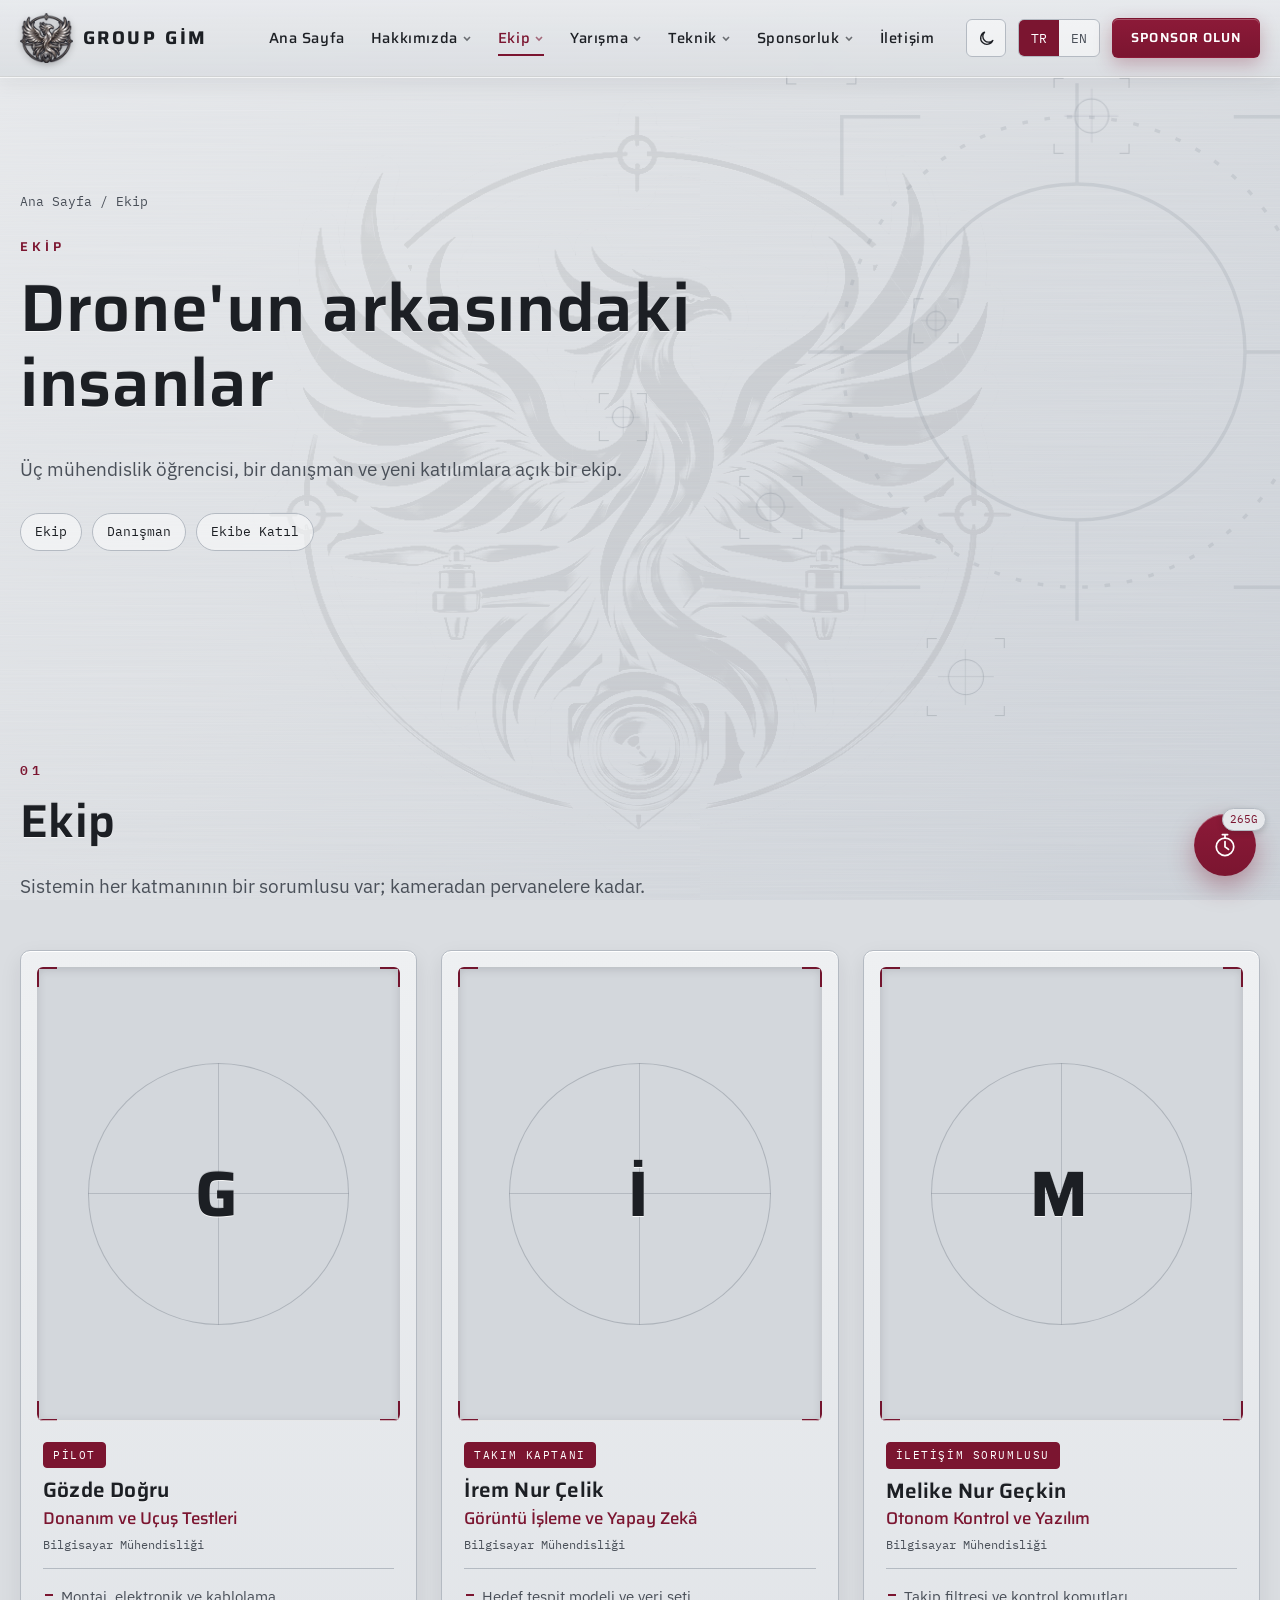
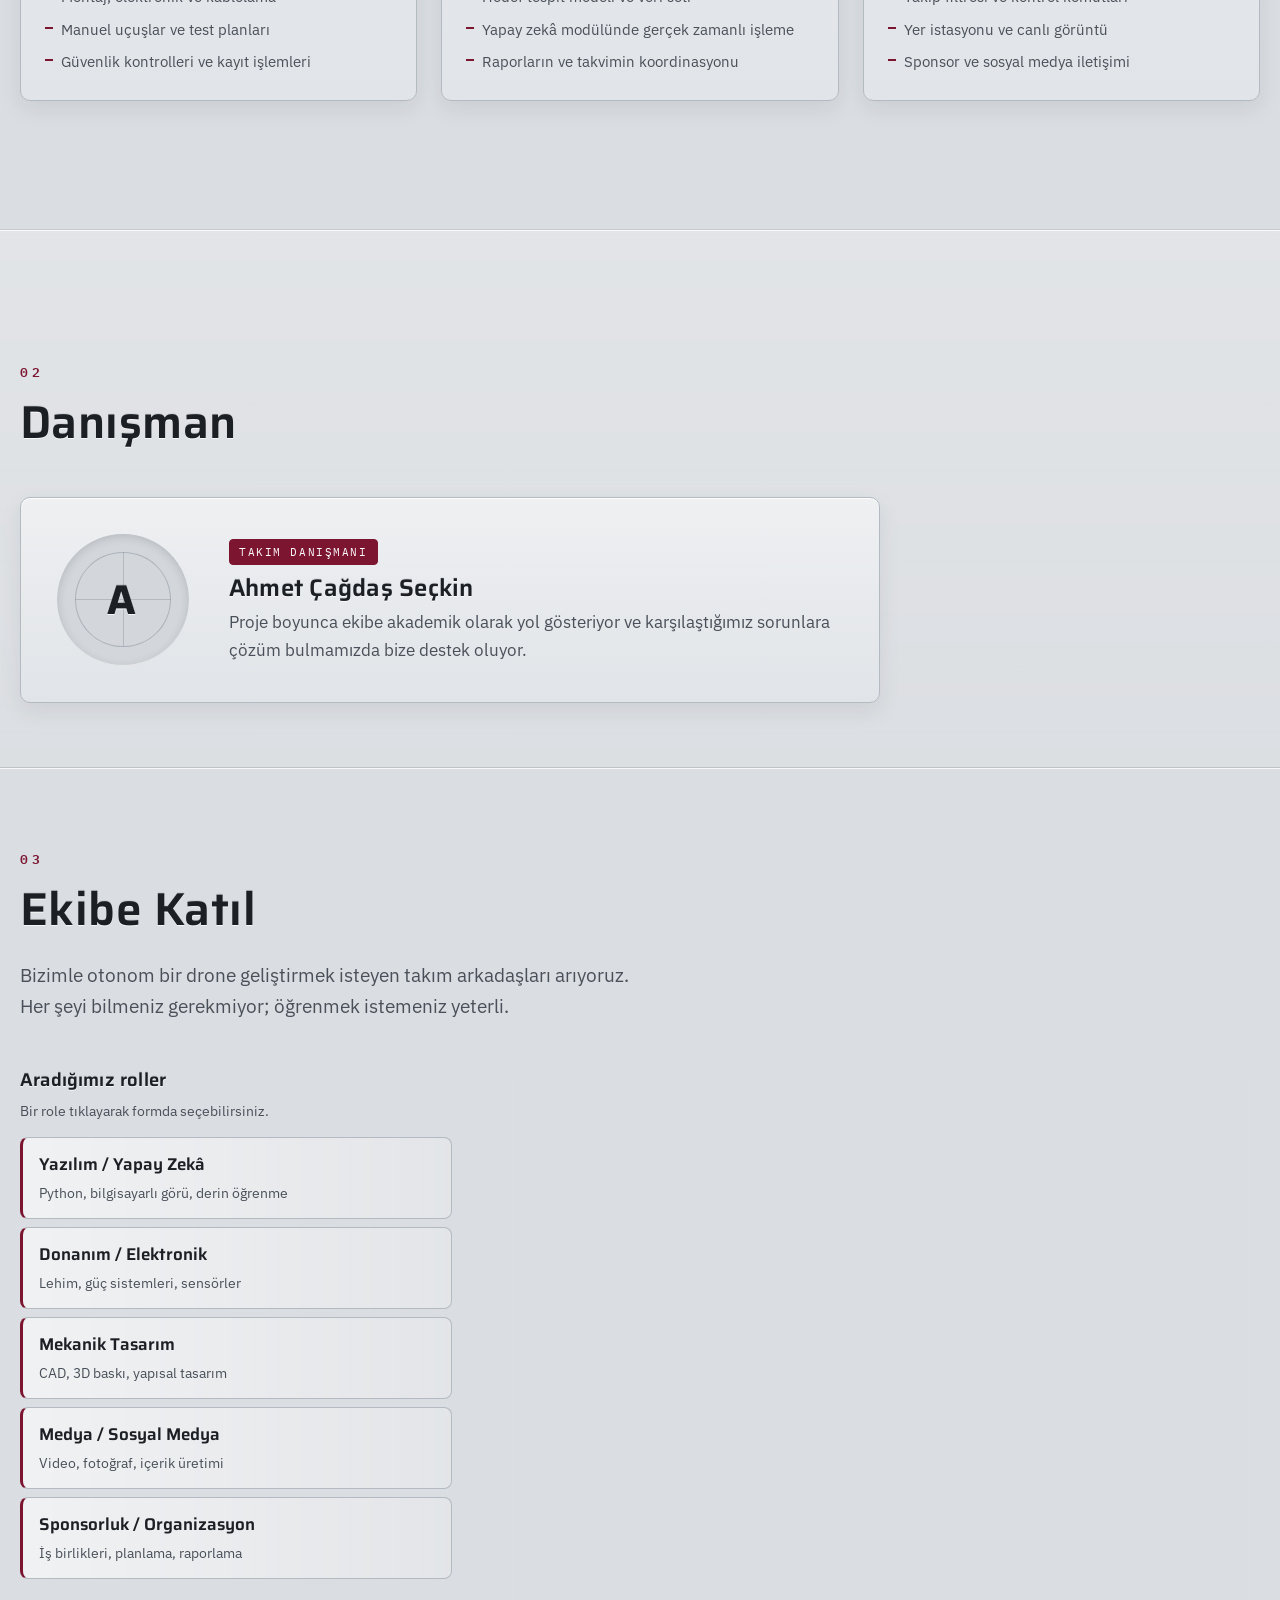
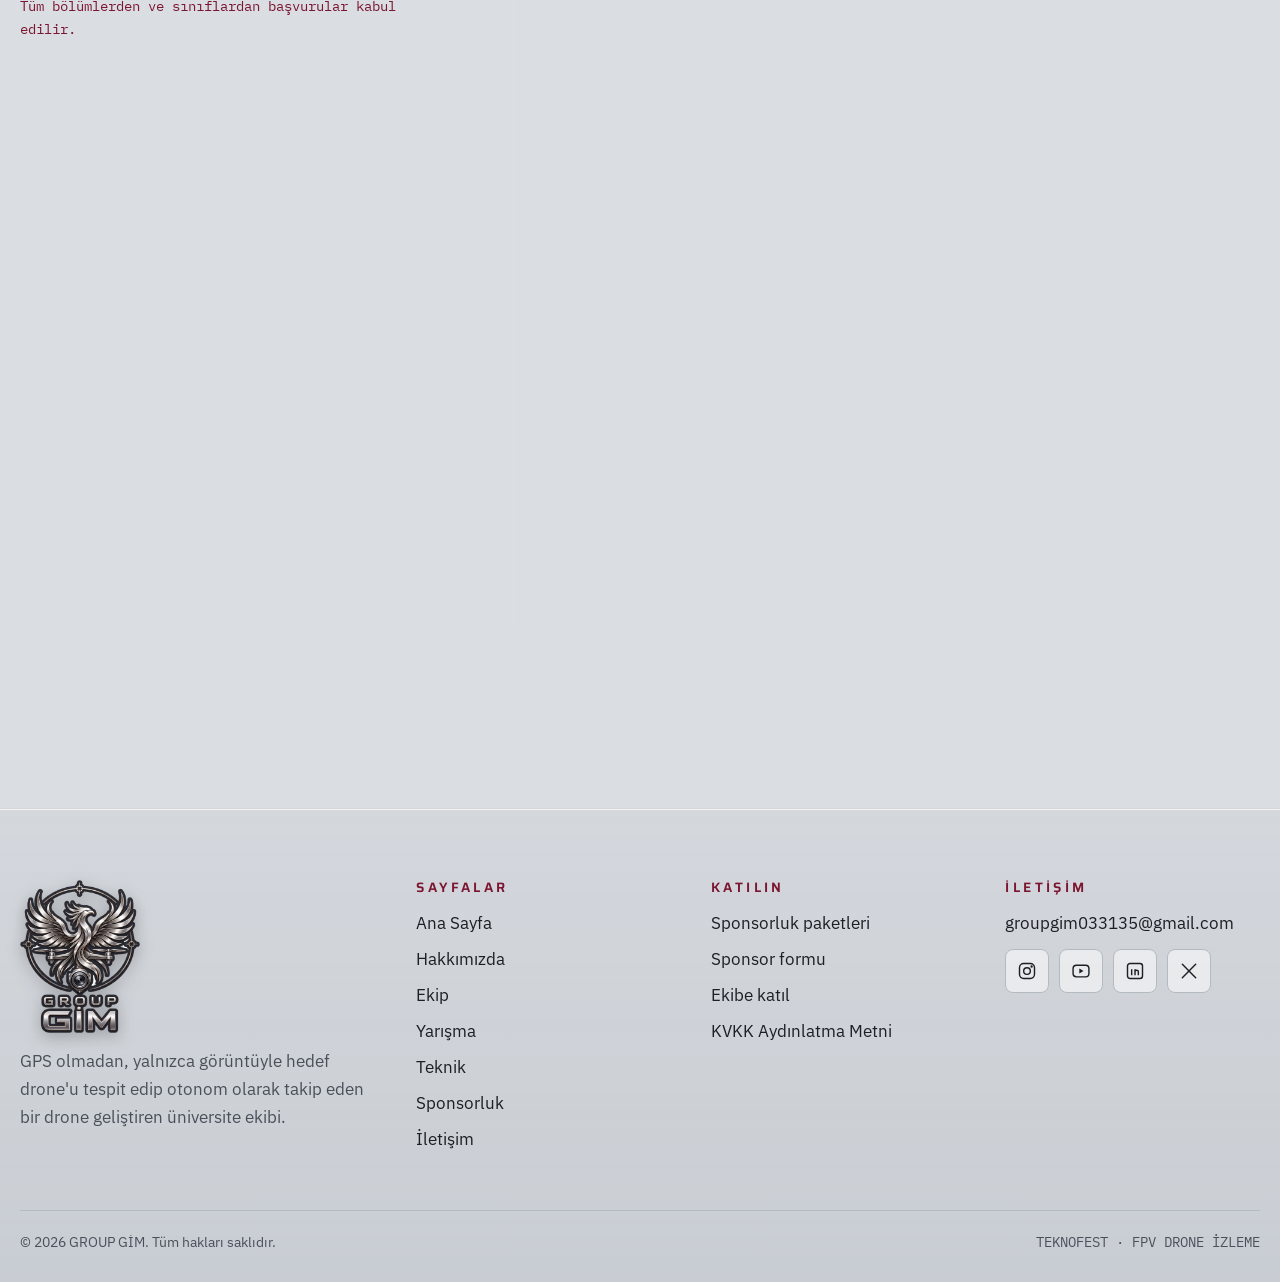
<file: ekip.html>
<!doctype html>
<html lang="tr" data-lang="tr" class="no-js">
<head>
  <meta charset="utf-8">
  <meta name="viewport" content="width=device-width, initial-scale=1">
  <title data-en="Team — GROUP GİM">Ekip — GROUP GİM</title>
  <meta name="description" content="GROUP GİM ekip üyeleri, görev dağılımı, danışmanımız ve ekibe katılım başvuru formu."
        data-en-content="GROUP GİM team members, roles, our advisor and the application form to join the team.">
  <link rel="icon" type="image/png" href="assets/favicon-64.png">
  <link rel="apple-touch-icon" href="assets/apple-touch-icon.png">
  <link rel="preconnect" href="https://fonts.googleapis.com">
  <link rel="preconnect" href="https://fonts.gstatic.com" crossorigin>
  <link rel="stylesheet" href="https://fonts.googleapis.com/css2?family=IBM+Plex+Mono:wght@400;500&family=IBM+Plex+Sans:wght@400;500;600&family=Saira:wght@500;600;700&display=swap">
    <script>
    // Karanlık / açık mod: sayfa çizilmeden önce uygula (titreme olmasın)
    try { var t = localStorage.getItem("gim-theme"); if (t !== "dark" && t !== "light") t = matchMedia("(prefers-color-scheme: dark)").matches ? "dark" : "light"; document.documentElement.setAttribute("data-theme", t); } catch (e) {}    try { var t = localStorage.getItem("gim-theme") === "dark" ? "dark" : "light"; document.documentElement.setAttribute("data-theme", t); } catch (e) {}
  </script>
  <link rel="stylesheet" href="css/style.css">
  <link rel="stylesheet" href="css/pages.css">
  <script src="js/site.js" defer></script>
  <script src="js/forms.js" defer></script>
</head>
<body data-page="team">
<header id="site-header"></header>

<main>

  <!-- ============ SAYFA BAŞLIĞI ============ -->
  <section class="page-hero">
    <svg class="big-reticle" viewBox="0 0 100 100" fill="none" stroke="currentColor" stroke-width=".6" aria-hidden="true"><circle cx="50" cy="50" r="30"/><circle cx="50" cy="50" r="42" stroke-dasharray="1 3"/><path d="M50 2v18M50 80v18M2 50h18M80 50h18"/><path d="M8 22V8h14M78 8h14v14M92 78v14H78M22 92H8V78"/></svg>
    <div class="container">
      <nav class="breadcrumb" aria-label="Konum" data-en-aria-label="Breadcrumb"><a href="index.html" data-en="Home">Ana Sayfa</a> / <span data-en="Team">Ekip</span></nav>
      <span class="eyebrow" data-en="Team">Ekip</span>
      <h1 data-en="The people behind the drone">Drone'un arkasındaki insanlar</h1>
      <p class="lead" data-en="Three engineering students, one advisor and room for more.">Üç mühendislik öğrencisi, bir danışman ve yeni katılımlara açık bir ekip.</p>
      <div class="subnav">
        <a href="#ekip" data-en="Team">Ekip</a>
        <a href="#danisman" data-en="Advisor">Danışman</a>
        <a href="#ekibe-katil" data-en="Join the Team">Ekibe Katıl</a>
      </div>
    </div>
  </section>

  <!-- ============ 01 EKİP ============ -->
  <section class="section" id="ekip">
    <div class="container">
      <div class="section-head" data-reveal>
        <span class="eyebrow mono">01</span>
        <h2 data-en="Team">Ekip</h2>
        <p class="lead" data-en="Every layer of the system has an owner — from the camera to the propellers.">Sistemin her katmanının bir sorumlusu var; kameradan pervanelere kadar.</p>
      </div>

      <div class="grid grid-3 crew">
         <article class="panel panel--hover crew-card" data-reveal data-reveal-delay="2">
          <div class="avatar brk ratio-4x5" aria-hidden="true"><span>G</span></div>
          <div class="crew-body">
            <div class="crew-tags"><span class="tag tag--key" data-en="Pilot">Pilot</span></div>
            <h3>Gözde Doğru</h3>
            <p class="crew-role" data-en="Hardware &amp; Flight Tests">Donanım ve Uçuş Testleri</p>
            <p class="crew-dept mono" data-en="Computer Engineering">Bilgisayar Mühendisliği</p>
            <ul class="crew-list">
              <li data-en="Assembly, electronics and wiring">Montaj, elektronik ve kablolama</li>
              <li data-en="Manual flights and test campaigns">Manuel uçuşlar ve test planları</li>
              <li data-en="Safety checks and registrations">Güvenlik kontrolleri ve kayıt işlemleri</li>
            </ul>
          </div>
        </article>


        <article class="panel panel--hover crew-card" data-reveal data-reveal-delay="1">
          <div class="avatar brk ratio-4x5" aria-hidden="true"><span>İ</span></div>
          <div class="crew-body">
            <div class="crew-tags"><span class="tag tag--key" data-en="Team Captain">Takım Kaptanı</span></div>
            <h3>İrem Nur Çelik</h3>
            <p class="crew-role" data-en="Image Processing &amp; AI">Görüntü İşleme ve Yapay Zekâ</p>
            <p class="crew-dept mono" data-en="Computer Engineering">Bilgisayar Mühendisliği</p>
            <ul class="crew-list">
              <li data-en="Target detection model and dataset">Hedef tespit modeli ve veri seti</li>
              <li data-en="Real-time processing on the AI module">Yapay zekâ modülünde gerçek zamanlı işleme</li>
              <li data-en="Coordinating reports and the schedule">Raporların ve takvimin koordinasyonu</li>
            </ul>
          </div>
        </article>

        <article class="panel panel--hover crew-card" data-reveal data-reveal-delay="3">
          <div class="avatar brk ratio-4x5" aria-hidden="true"><span>M</span></div>
          <div class="crew-body">
            <div class="crew-tags"><span class="tag tag--key" data-en="Communications Lead">İletişim Sorumlusu</span></div>
            <h3>Melike Nur Geçkin</h3>
            <p class="crew-role" data-en="Autonomous Control &amp; Software">Otonom Kontrol ve Yazılım</p>
            <p class="crew-dept mono" data-en="Computer Engineering">Bilgisayar Mühendisliği</p>
            <ul class="crew-list">
              <li data-en="Tracking filter and control commands">Takip filtresi ve kontrol komutları</li>
              <li data-en="Ground station and live video">Yer istasyonu ve canlı görüntü</li>
              <li data-en="Sponsor and social media communication">Sponsor ve sosyal medya iletişimi</li>
            </ul>
          </div>
        </article>
      </div>
    </div>
  </section>

  <!-- ============ 02 DANIŞMAN ============ -->
  <section class="section section--alt" id="danisman">
    <div class="container">
      <div class="section-head" data-reveal>
        <span class="eyebrow mono">02</span>
        <h2 data-en="Advisor">Danışman</h2>
      </div>
      <article class="panel advisor" data-reveal>
        <div class="avatar avatar--round" aria-hidden="true"><span>A</span></div>
        <div>
          <span class="tag tag--key" data-en="Team Advisor">Takım Danışmanı</span>
          <h3>Ahmet Çağdaş Seçkin</h3>
          <p class="muted" data-en="Guides the team academically throughout the project and helps us find solutions to the problems we face.">Proje boyunca ekibe akademik olarak yol gösteriyor ve karşılaştığımız sorunlara çözüm bulmamızda bize destek oluyor.</p>
        </div>
      </article>
    </div>
  </section>

  <!-- ============ 03 EKİBE KATIL ============ -->
  <section class="section" id="ekibe-katil">
    <div class="container">
      <div class="section-head" data-reveal>
        <span class="eyebrow mono">03</span>
        <h2 data-en="Join the Team">Ekibe Katıl</h2>
        <p class="lead" data-en="We are looking for teammates who want to build an autonomous drone with us. You don't need to know everything — you need to want to learn.">Bizimle otonom bir drone geliştirmek isteyen takım arkadaşları arıyoruz. Her şeyi bilmeniz gerekmiyor; öğrenmek istemeniz yeterli.</p>
      </div>

            <div class="join">
        <aside class="join-roles" data-reveal>
          <h3 data-en="Roles we are looking for">Aradığımız roller</h3>
          <p class="muted small" data-en="Click a role to select it in the form.">Bir role tıklayarak formda seçebilirsiniz.</p>
          <ul class="roles">
            <li><button type="button" class="role-btn" data-pick="Yazılım / Yapay Zekâ">
              <b data-en="Software / AI">Yazılım / Yapay Zekâ</b>
              <span data-en="Python, computer vision, deep learning">Python, bilgisayarlı görü, derin öğrenme</span>
            </button></li>
            <li><button type="button" class="role-btn" data-pick="Donanım / Elektronik">
              <b data-en="Hardware / Electronics">Donanım / Elektronik</b>
              <span data-en="Soldering, power systems, sensors">Lehim, güç sistemleri, sensörler</span>
            </button></li>
            <li><button type="button" class="role-btn" data-pick="Mekanik Tasarım">
              <b data-en="Mechanical Design">Mekanik Tasarım</b>
              <span data-en="CAD, 3D printing, structural design">CAD, 3D baskı, yapısal tasarım</span>
            </button></li>
            <li><button type="button" class="role-btn" data-pick="Medya / Sosyal Medya">
              <b data-en="Media / Social Media">Medya / Sosyal Medya</b>
              <span data-en="Video, photography, content">Video, fotoğraf, içerik üretimi</span>
            </button></li>
            <li><button type="button" class="role-btn" data-pick="Sponsorluk / Organizasyon">
              <b data-en="Sponsorship / Organisation">Sponsorluk / Organizasyon</b>
              <span data-en="Partnerships, planning, reports">İş birlikleri, planlama, raporlama</span>
            </button></li>
          </ul>
          <p class="note" data-en="All departments and years are welcome.">Tüm bölümlerden ve sınıflardan başvurular kabul edilir.</p>
        </aside>

        <form class="gim-form" id="join-form" data-reveal data-reveal-delay="2" novalidate
              data-subject="GROUP GİM — Ekibe Katılım Başvurusu">

          <div class="gf-head">
            <div class="gf-title">
              <span class="gf-dot" aria-hidden="true"></span>
              <span class="mono" data-en="APPLICATION · TEAM-01">BAŞVURU · EKİP-01</span>
            </div>
            <div class="gf-progress" aria-hidden="true">
              <span class="mono gf-count">0/7</span>
              <span class="gf-bar"><i></i></span>
            </div>
          </div>

          <div class="gf-body">
            <!-- 01 Kişisel bilgiler -->
            <div class="gf-sec"><span class="mono">01</span><span data-en="About you">Sizi tanıyalım</span></div>
            <div class="form-grid">
              <div class="field fl">
                <svg class="f-ic" viewBox="0 0 24 24" aria-hidden="true"><circle cx="12" cy="8" r="4"/><path d="M4 21c1.2-4 4.3-6 8-6s6.8 2 8 6"/></svg>
                <input id="j-name" name="ad_soyad" type="text" autocomplete="name" placeholder=" " required>
                <label for="j-name"><span data-en="Full name">Ad Soyad</span> <i class="req">*</i></label>
              </div>
              <div class="field fl">
                <svg class="f-ic" viewBox="0 0 24 24" aria-hidden="true"><rect x="3" y="5" width="18" height="14" rx="2"/><path d="M3.5 6.5 12 13l8.5-6.5"/></svg>
                <input id="j-email" name="eposta" type="email" autocomplete="email" placeholder=" " required>
                <label for="j-email"><span data-en="Email">E-posta</span> <i class="req">*</i></label>
              </div>
              <div class="field fl">
                <svg class="f-ic" viewBox="0 0 24 24" aria-hidden="true"><path d="M6.5 3.5h3l1.5 4-2 1.5a11 11 0 0 0 6 6l1.5-2 4 1.5v3a2 2 0 0 1-2 2A16 16 0 0 1 4.5 5.5a2 2 0 0 1 2-2z"/></svg>
                <input id="j-phone" name="telefon" type="tel" autocomplete="tel" placeholder=" ">
                <label for="j-phone"><span data-en="Phone">Telefon</span></label>
              </div>
              <div class="field fl">
                <svg class="f-ic" viewBox="0 0 24 24" aria-hidden="true"><path d="M3 9.5 12 4l9 5.5"/><path d="M5 10v8M9.5 10v8M14.5 10v8M19 10v8M3 20h18"/></svg>
                <input id="j-uni" name="universite" type="text" placeholder=" " required>
                <label for="j-uni"><span data-en="University">Üniversite</span> <i class="req">*</i></label>
              </div>
              <div class="field fl field--full">
                <svg class="f-ic" viewBox="0 0 24 24" aria-hidden="true"><path d="M4 5.5A1.5 1.5 0 0 1 5.5 4H11v16H5.5A1.5 1.5 0 0 1 4 18.5z"/><path d="M20 5.5A1.5 1.5 0 0 0 18.5 4H13v16h5.5a1.5 1.5 0 0 0 1.5-1.5z"/></svg>
                <input id="j-dept" name="bolum_sinif" type="text" placeholder=" " required>
                <label for="j-dept"><span data-en="Department / Year">Bölüm / Sınıf</span> <i class="req">*</i></label>
                <small class="hint" data-en="e.g. Electrical Engineering, 2nd year">Örn. Elektrik-Elektronik Mühendisliği, 2. sınıf</small>
              </div>
            </div>

            <!-- 02 İlgi alanı -->
            <div class="gf-sec"><span class="mono">02</span><span data-en="Where would you like to work?">Nerede çalışmak istersiniz?</span></div>
            <fieldset class="field opt-field">
              <legend class="sr-only" data-en="Area of interest">İlgi alanı</legend>
              <div class="opt-grid">
                <label class="opt">
                  <input type="radio" name="ilgi_alani" value="Yazılım / Yapay Zekâ" required>
                  <span class="opt-box">
                    <svg viewBox="0 0 24 24" aria-hidden="true"><path d="m8 8-4 4 4 4M16 8l4 4-4 4M13.5 5l-3 14"/></svg>
                    <b data-en="Software / AI">Yazılım / Yapay Zekâ</b>
                  </span>
                </label>
                <label class="opt">
                  <input type="radio" name="ilgi_alani" value="Donanım / Elektronik">
                  <span class="opt-box">
                    <svg viewBox="0 0 24 24" aria-hidden="true"><rect x="7" y="7" width="10" height="10" rx="1.5"/><path d="M10 3v4M14 3v4M10 17v4M14 17v4M3 10h4M3 14h4M17 10h4M17 14h4"/></svg>
                    <b data-en="Hardware / Electronics">Donanım / Elektronik</b>
                  </span>
                </label>
                <label class="opt">
                  <input type="radio" name="ilgi_alani" value="Mekanik Tasarım">
                  <span class="opt-box">
                    <svg viewBox="0 0 24 24" aria-hidden="true"><path d="M12 3 4 7.5v9L12 21l8-4.5v-9z"/><path d="M4 7.5 12 12l8-4.5M12 12v9"/></svg>
                    <b data-en="Mechanical Design">Mekanik Tasarım</b>
                  </span>
                </label>
                <label class="opt">
                  <input type="radio" name="ilgi_alani" value="Medya / Sosyal Medya">
                  <span class="opt-box">
                    <svg viewBox="0 0 24 24" aria-hidden="true"><rect x="3" y="7" width="13" height="10" rx="2"/><path d="m16 11 5-3v8l-5-3"/></svg>
                    <b data-en="Media / Social">Medya / Sosyal Medya</b>
                  </span>
                </label>
                <label class="opt">
                  <input type="radio" name="ilgi_alani" value="Sponsorluk / Organizasyon">
                  <span class="opt-box">
                    <svg viewBox="0 0 24 24" aria-hidden="true"><path d="M3 12h4l3-3 4 4 3-3h4"/><path d="M7 12l4 4M10 9l5 5"/></svg>
                    <b data-en="Sponsorship / Organisation">Sponsorluk / Organizasyon</b>
                  </span>
                </label>
              </div>
            </fieldset>

            <!-- 03 Hakkınızda -->
            <div class="gf-sec"><span class="mono">03</span><span data-en="Tell us a little">Biraz anlatın</span></div>
            <div class="form-grid">
              <div class="field fl field--full">
                <textarea id="j-why" name="motivasyon" rows="3" maxlength="600" placeholder=" " required></textarea>
                <label for="j-why"><span data-en="Why do you want to join?">Neden katılmak istiyorsunuz?</span> <i class="req">*</i></label>
                <small class="counter mono" aria-hidden="true">0 / 600</small>
              </div>
              <div class="field fl field--full">
                <textarea id="j-exp" name="deneyim" rows="3" maxlength="600" placeholder=" "></textarea>
                <label for="j-exp"><span data-en="Experience (projects, competitions, tools)">Deneyimleriniz (projeler, yarışmalar, araçlar)</span></label>
                <small class="counter mono" aria-hidden="true">0 / 600</small>
              </div>
              <div class="field fl field--full">
                <svg class="f-ic" viewBox="0 0 24 24" aria-hidden="true"><path d="M10 14a4.5 4.5 0 0 0 6.4 0l3-3a4.5 4.5 0 0 0-6.4-6.4l-1 1"/><path d="M14 10a4.5 4.5 0 0 0-6.4 0l-3 3a4.5 4.5 0 0 0 6.4 6.4l1-1"/></svg>
                <input id="j-cv" name="cv_baglanti" type="url" inputmode="url" placeholder=" ">
                <label for="j-cv"><span data-en="CV or portfolio link">CV veya portfolyo bağlantısı</span></label>
                <small class="hint" data-en="Google Drive, LinkedIn or GitHub link">Google Drive, LinkedIn veya GitHub bağlantısı</small>
              </div>
            </div>

            <!-- spam botları için gizli alan: insanlar görmez, doldurmaz -->
            <div class="hp" aria-hidden="true"><label for="j-web">Web</label><input id="j-web" name="_gotcha" type="text" tabindex="-1" autocomplete="off"></div>

            <label class="check">
              <input type="checkbox" name="kvkk_onay" value="evet" required>
              <span class="check-box" aria-hidden="true"><svg viewBox="0 0 24 24"><path d="m5 12.5 4.5 4.5L19 7.5"/></svg></span>
              <span class="check-text" data-en="I have read the &lt;a href=&quot;kvkk.html&quot; target=&quot;_blank&quot;&gt;Privacy Notice (KVKK)&lt;/a&gt; and consent to the processing of my personal data. &lt;i class=&quot;req&quot;&gt;*&lt;/i&gt;"><a href="kvkk.html" target="_blank">KVKK Aydınlatma Metni</a>'ni okudum, kişisel verilerimin işlenmesini kabul ediyorum. <i class="req">*</i></span>
            </label>

            <div class="form-foot">
              <button class="btn btn--primary btn--submit" type="submit">
                <span data-en="Send Application">Başvuruyu Gönder</span>
                <svg viewBox="0 0 24 24" aria-hidden="true"><path d="M5 12h14M13 6l6 6-6 6"/></svg>
              </button>
              <p class="form-status" role="status" aria-live="polite"></p>
            </div>
          </div>

          <!-- Başarılı gönderim ekranı -->
          <div class="gf-done" tabindex="-1">
            <div class="gf-lock" aria-hidden="true">
              <svg viewBox="0 0 100 100"><circle cx="50" cy="50" r="30"/><path d="M50 6v16M50 78v16M6 50h16M78 50h16"/><path d="m38 51 8 8 16-17"/></svg>
            </div>
            <span class="mono gf-done-tag">LOCK · OK</span>
            <h3 data-en="Application received!">Başvurunuz alındı!</h3>
            <p class="muted" data-en="Thank you. We will review your application and get back to you by email soon.">Teşekkürler. Başvurunuzu inceleyip en kısa sürede e-posta ile dönüş yapacağız.</p>
            <button class="btn btn--ghost gf-again" type="button" data-en="New application">Yeni başvuru</button>
          </div>
        </form>
        
      </div>
    </div>
  </section>

</main>
<footer id="site-footer"></footer>
</body>
</html>
</file>
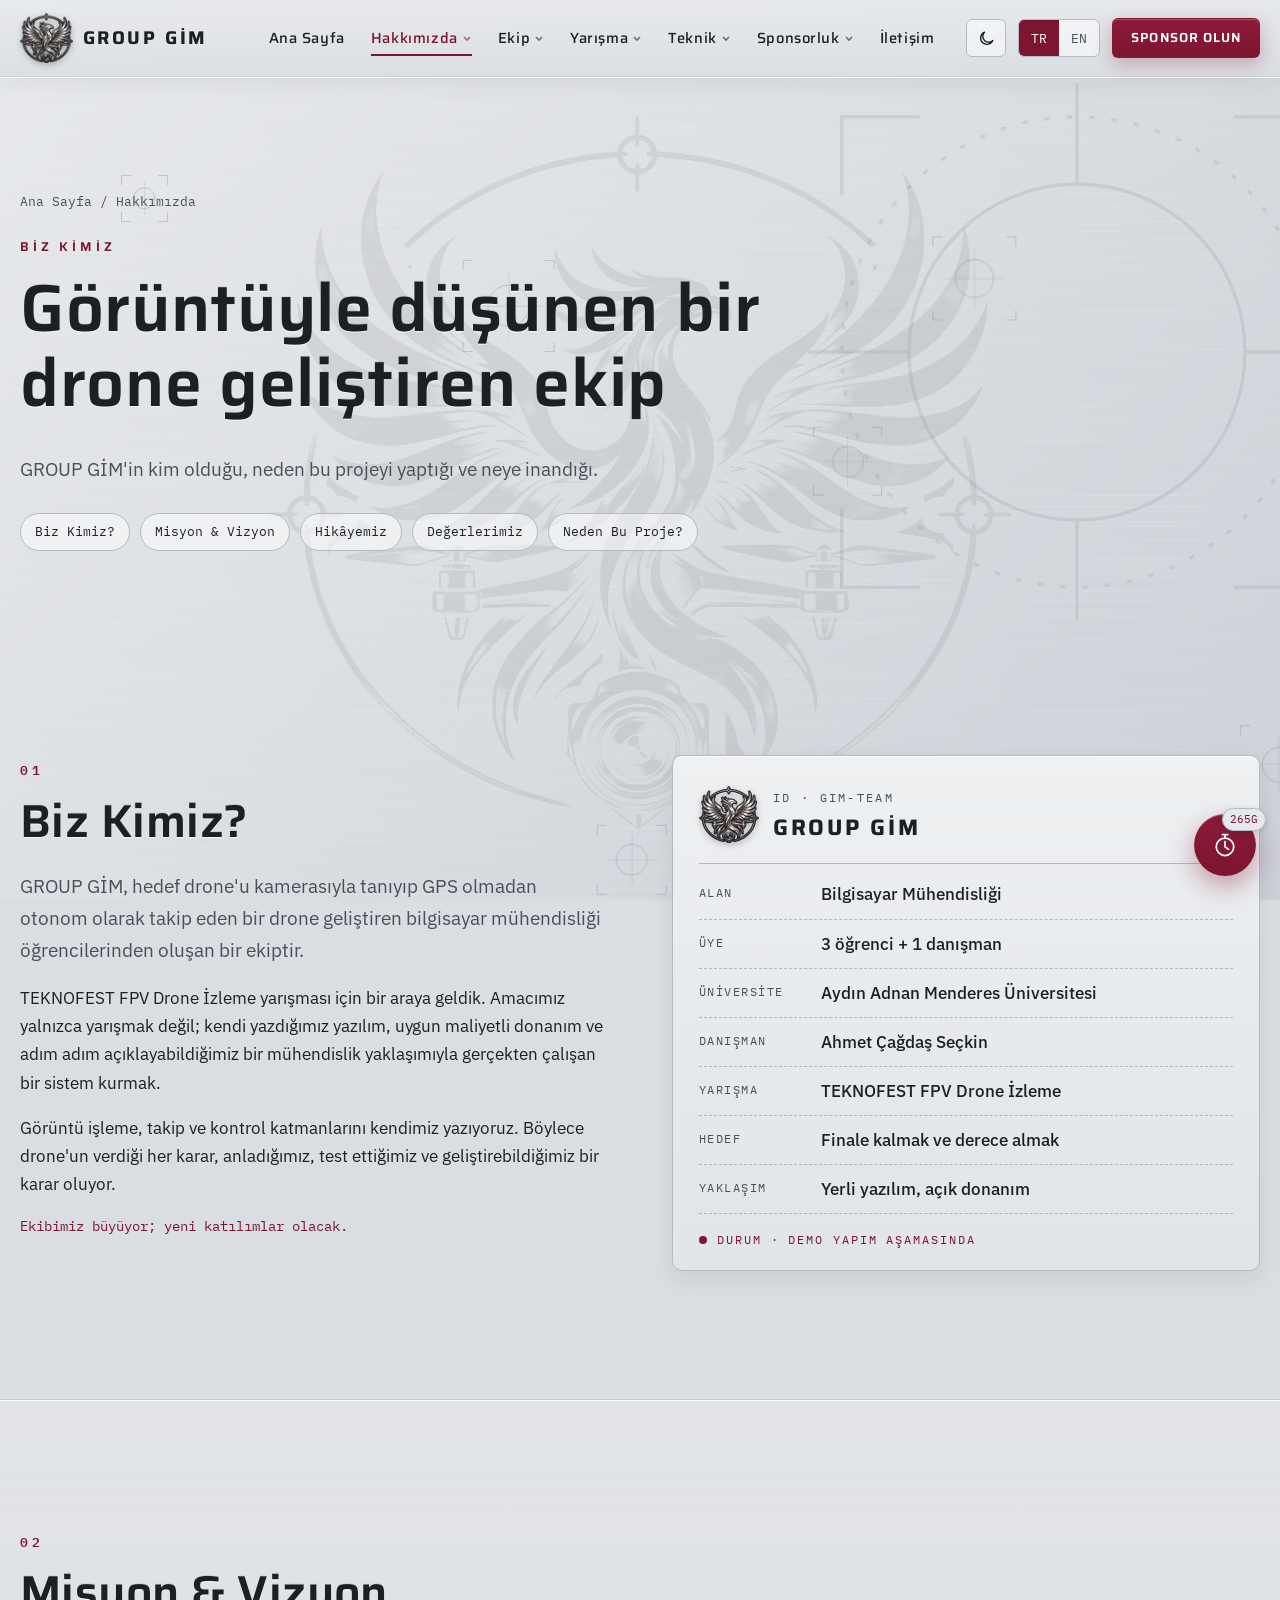
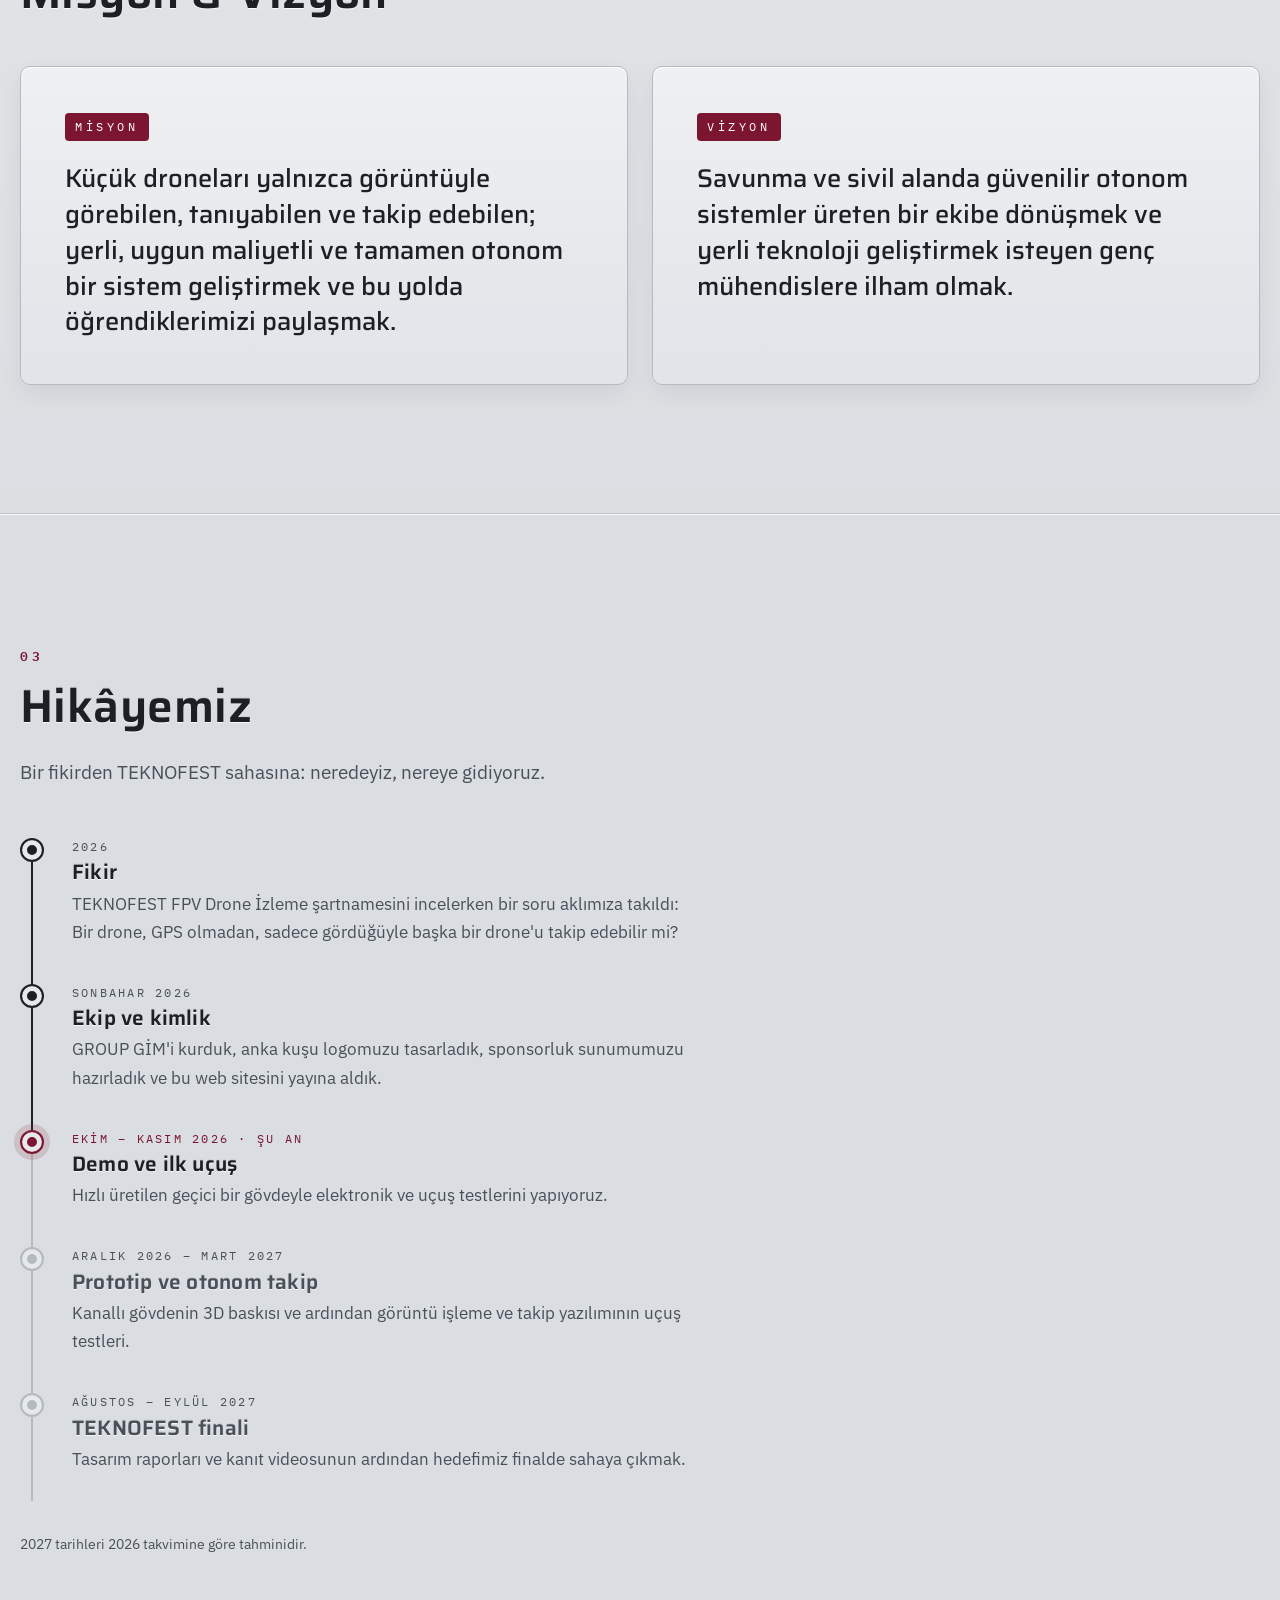
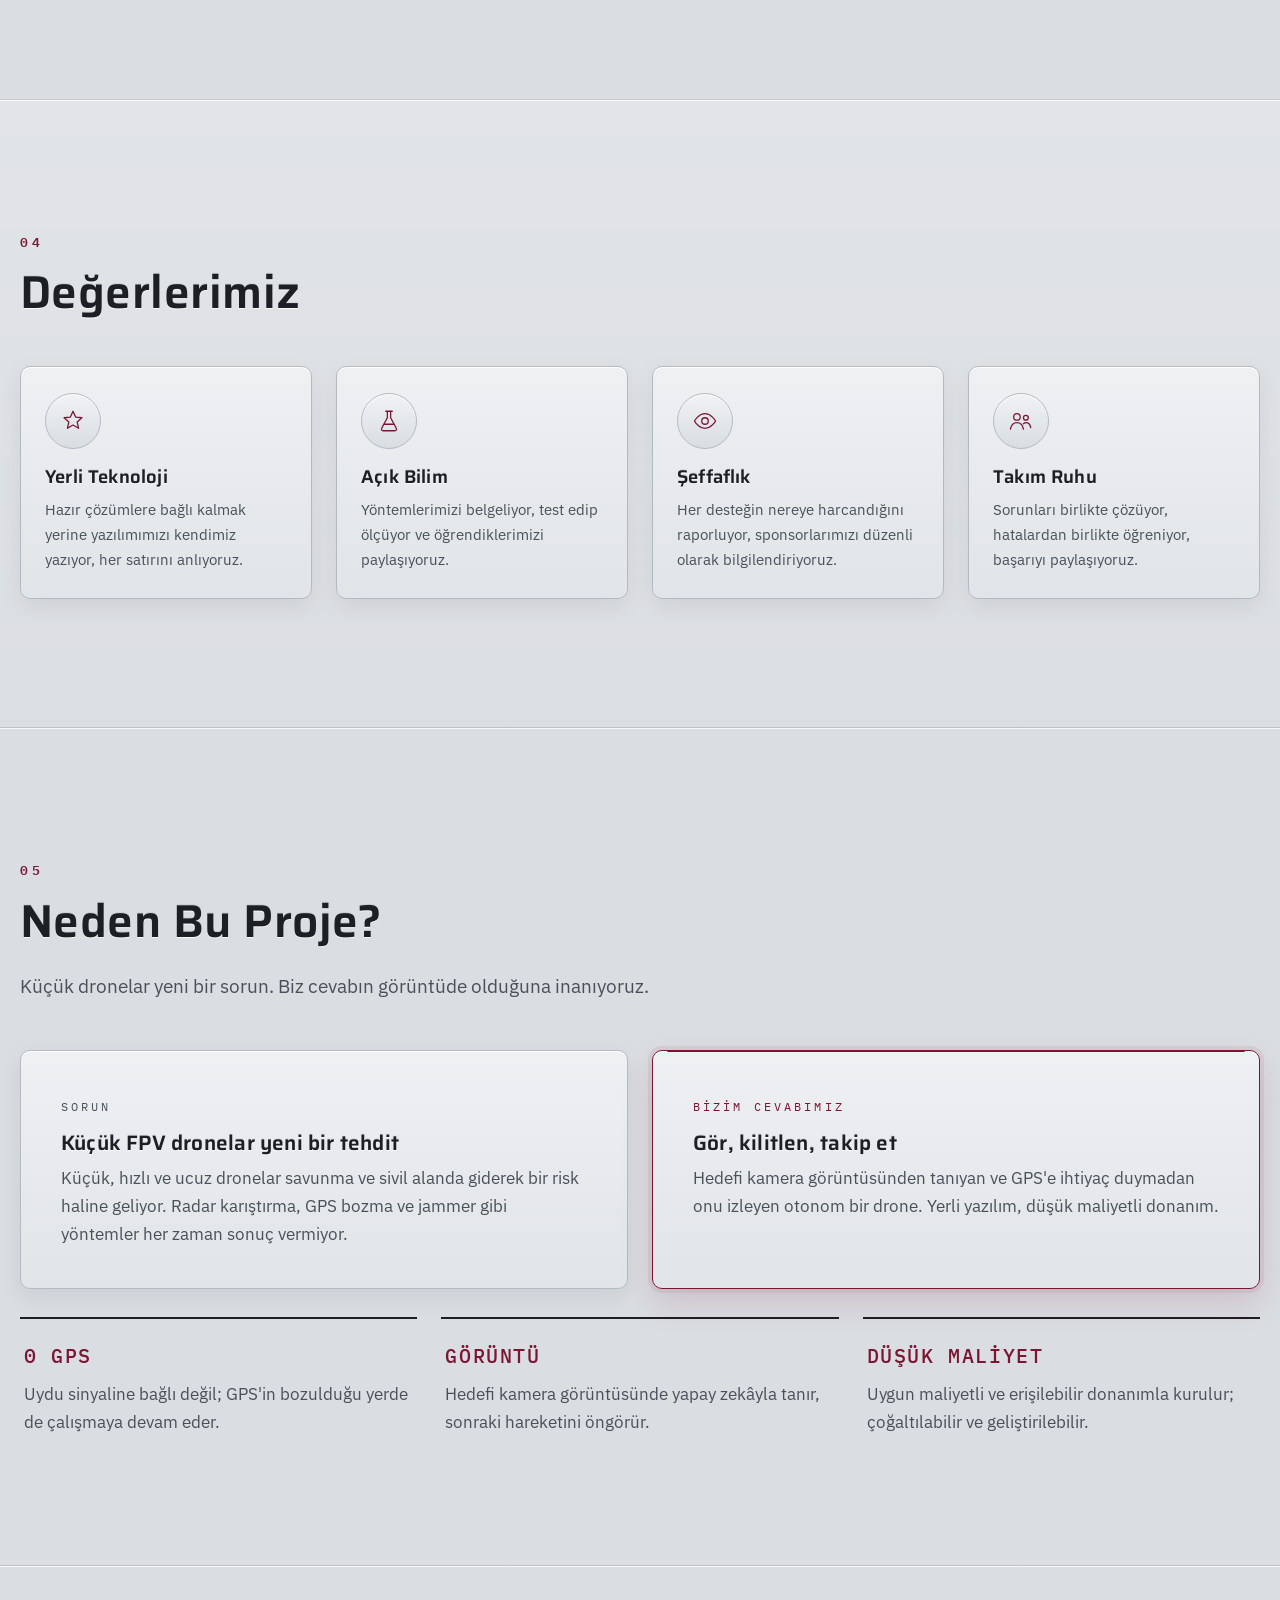
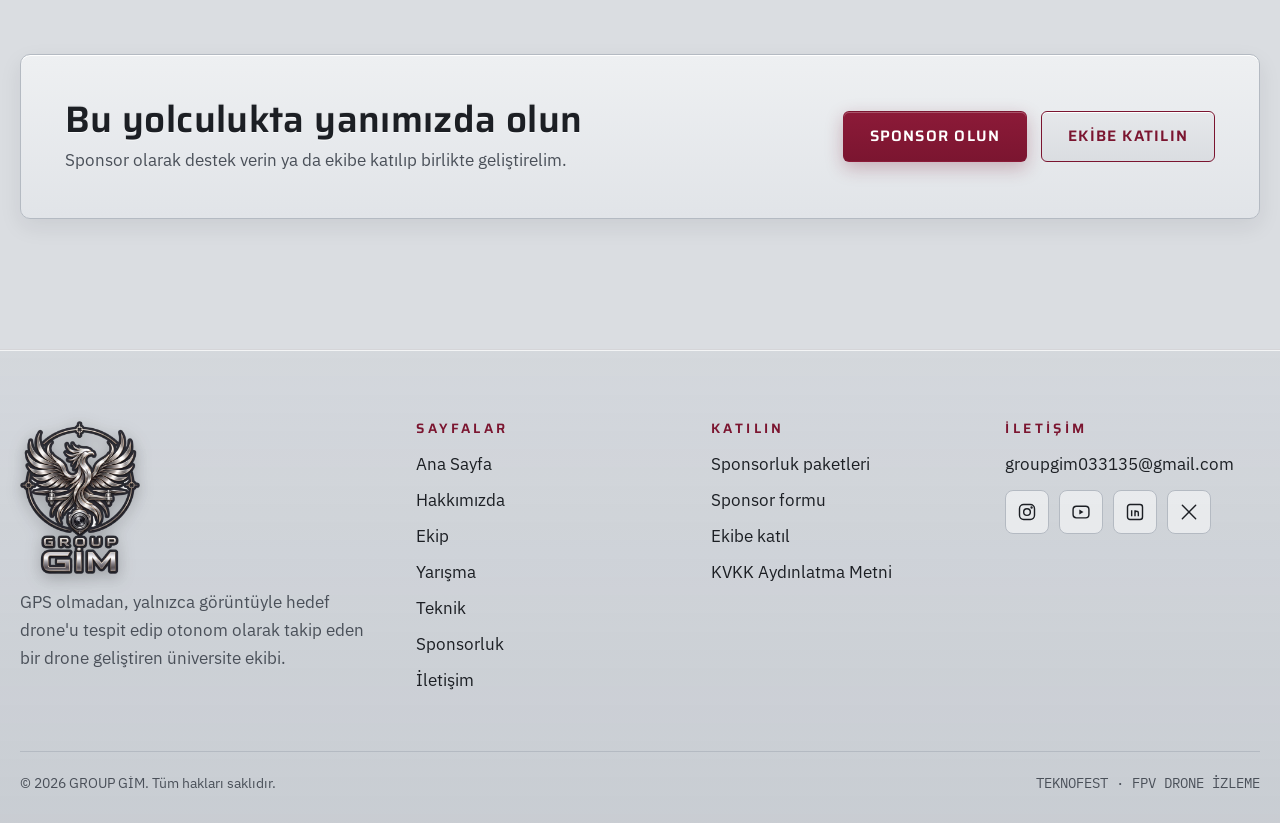
<file: hakkimizda.html>
<!doctype html>
<html lang="tr" data-lang="tr" class="no-js">
<head>
  <meta charset="utf-8">
  <meta name="viewport" content="width=device-width, initial-scale=1">
  <title data-en="About — GROUP GİM">Hakkımızda — GROUP GİM</title>
  <meta name="description" content="GROUP GİM'in kim olduğu, neden bu projeyi yaptığı ve neye inandığı."
        data-en-content="Who GROUP GİM is, why we build this project and what we believe in.">
  <link rel="icon" type="image/png" href="assets/favicon-64.png">
  <link rel="apple-touch-icon" href="assets/apple-touch-icon.png">
  <link rel="preconnect" href="https://fonts.googleapis.com">
  <link rel="preconnect" href="https://fonts.gstatic.com" crossorigin>
  <link rel="stylesheet" href="https://fonts.googleapis.com/css2?family=IBM+Plex+Mono:wght@400;500&family=IBM+Plex+Sans:wght@400;500;600&family=Saira:wght@500;600;700&display=swap">
    <script>
    // Karanlık / açık mod: sayfa çizilmeden önce uygula (titreme olmasın)
    try { var t = localStorage.getItem("gim-theme"); if (t !== "dark" && t !== "light") t = matchMedia("(prefers-color-scheme: dark)").matches ? "dark" : "light"; document.documentElement.setAttribute("data-theme", t); } catch (e) {}
  </script>
  <link rel="stylesheet" href="css/style.css">
  <link rel="stylesheet" href="css/pages.css">
  <script src="js/site.js" defer></script>
</head>
<body data-page="about">
<header id="site-header"></header>

<main>

  <!-- ============ SAYFA BAŞLIĞI ============ -->
  <section class="page-hero">
    <svg class="big-reticle" viewBox="0 0 100 100" fill="none" stroke="currentColor" stroke-width=".6" aria-hidden="true"><circle cx="50" cy="50" r="30"/><circle cx="50" cy="50" r="42" stroke-dasharray="1 3"/><path d="M50 2v18M50 80v18M2 50h18M80 50h18"/><path d="M8 22V8h14M78 8h14v14M92 78v14H78M22 92H8V78"/></svg>
    <div class="container">
      <nav class="breadcrumb" aria-label="Konum" data-en-aria-label="Breadcrumb"><a href="index.html" data-en="Home">Ana Sayfa</a> / <span data-en="About">Hakkımızda</span></nav>
      <span class="eyebrow" data-en="Who we are">Biz kimiz</span>
      <h1 data-en="The team building a drone that thinks in images">Görüntüyle düşünen bir drone geliştiren ekip</h1>
      <p class="lead" data-en="Who GROUP GİM is, why we build this project and what we believe in.">GROUP GİM'in kim olduğu, neden bu projeyi yaptığı ve neye inandığı.</p>
      <div class="subnav">
        <a href="#biz-kimiz" data-en="Who We Are?">Biz Kimiz?</a>
        <a href="#misyon-vizyon" data-en="Mission &amp; Vision">Misyon &amp; Vizyon</a>
        <a href="#hikayemiz" data-en="Our Story">Hikâyemiz</a>
        <a href="#degerlerimiz" data-en="Our Values">Değerlerimiz</a>
        <a href="#neden-bu-proje" data-en="Why This Project?">Neden Bu Proje?</a>
      </div>
    </div>
  </section>

  <!-- ============ 01 BİZ KİMİZ ============ -->
  <section class="section" id="biz-kimiz">
    <div class="container grid grid-2 who">
      <div data-reveal>
        <span class="eyebrow mono">01</span>
        <h2 data-en="Who We Are?">Biz Kimiz?</h2>
        <p class="lead" data-en="GROUP GİM is a team of computer engineering students building an autonomous drone that recognises a target drone with its camera and follows it without GPS.">GROUP GİM, hedef drone'u kamerasıyla tanıyıp GPS olmadan otonom olarak takip eden bir drone geliştiren bilgisayar mühendisliği öğrencilerinden oluşan bir ekiptir.</p>
        <p data-en="We came together for the TEKNOFEST FPV Drone Tracking competition. Our goal is not only to compete, but to build a working system with our own software, affordable hardware and an engineering approach we can explain step by step.">TEKNOFEST FPV Drone İzleme yarışması için bir araya geldik. Amacımız yalnızca yarışmak değil; kendi yazdığımız yazılım, uygun maliyetli donanım ve adım adım açıklayabildiğimiz bir mühendislik yaklaşımıyla gerçekten çalışan bir sistem kurmak.</p>
        <p data-en="We write the image processing, tracking and control layers ourselves. That way, every decision the drone makes is something we understand, test and can improve.">Görüntü işleme, takip ve kontrol katmanlarını kendimiz yazıyoruz. Böylece drone'un verdiği her karar, anladığımız, test ettiğimiz ve geliştirebildiğimiz bir karar oluyor.</p>
        <p class="note" data-en="Our team is growing — new members will join us.">Ekibimiz büyüyor; yeni katılımlar olacak.</p>
      </div>

      <aside class="panel spec" data-reveal data-reveal-delay="2" aria-label="Ekip kimlik kartı" data-en-aria-label="Team ID card">
        <div class="spec-head">
          <img src="assets/logo-mark.webp" alt="" width="60" height="57">
          <div>
            <span class="mono spec-code">ID · GIM-TEAM</span>
            <strong>GROUP GİM</strong>
          </div>
        </div>
        <dl>
          <div><dt data-en="Field">Alan</dt><dd data-en="Computer Engineering">Bilgisayar Mühendisliği</dd></div>
          <div><dt data-en="Members">Üye</dt><dd data-en="3 students + 1 advisor">3 öğrenci + 1 danışman</dd></div>
          <div><dt data-en="University">Üniversite</dt><dd  data-en="[University name]">Aydın Adnan Menderes Üniversitesi</dd></div>
                    <div><dt data-en="Advisor">Danışman</dt><dd>Ahmet Çağdaş Seçkin</dd></div>
          <div><dt data-en="Competition">Yarışma</dt><dd data-en="TEKNOFEST FPV Drone Tracking">TEKNOFEST FPV Drone İzleme</dd></div>
          <div><dt data-en="Goal">Hedef</dt><dd data-en="Reach the final and place">Finale kalmak ve derece almak</dd></div>
          <div><dt data-en="Approach">Yaklaşım</dt><dd data-en="Own software, open hardware">Yerli yazılım, açık donanım</dd></div>
        </dl>
        <div class="spec-status mono"><span class="dot"></span><span data-en="STATUS · BUILDING THE DEMO">DURUM · DEMO YAPIM AŞAMASINDA</span></div>
      </aside>
    </div>
  </section>

  <!-- ============ 02 MİSYON & VİZYON ============ -->
  <section class="section section--alt" id="misyon-vizyon">
    <div class="container">
      <div class="section-head" data-reveal>
        <span class="eyebrow mono">02</span>
        <h2 data-en="Mission &amp; Vision">Misyon &amp; Vizyon</h2>
      </div>
      <div class="grid grid-2 mv">
        <article class="panel panel--hover mv-card" data-reveal data-reveal-delay="1">
          <span class="mv-tag mono" data-en="MISSION">MİSYON</span>
          <p class="mv-text" data-en="To develop a domestic, affordable and fully autonomous system that can see, recognise and track small drones using only vision — and to share what we learn along the way.">Küçük droneları yalnızca görüntüyle görebilen, tanıyabilen ve takip edebilen; yerli, uygun maliyetli ve tamamen otonom bir sistem geliştirmek ve bu yolda öğrendiklerimizi paylaşmak.</p>
        </article>
        <article class="panel panel--hover mv-card" data-reveal data-reveal-delay="2">
          <span class="mv-tag mono" data-en="VISION">VİZYON</span>
          <p class="mv-text" data-en="To grow into a team that produces reliable autonomous systems for defence and civilian use, and to inspire young engineers to build domestic technology.">Savunma ve sivil alanda güvenilir otonom sistemler üreten bir ekibe dönüşmek ve yerli teknoloji geliştirmek isteyen genç mühendislere ilham olmak.</p>
        </article>
      </div>
    </div>
  </section>

  <!-- ============ 03 HİKÂYEMİZ ============ -->
  <section class="section" id="hikayemiz">
    <div class="container story">
      <div class="section-head" data-reveal>
        <span class="eyebrow mono">03</span>
        <h2 data-en="Our Story">Hikâyemiz</h2>
        <p class="lead" data-en="From an idea to the TEKNOFEST field: where we are and where we are going.">Bir fikirden TEKNOFEST sahasına: neredeyiz, nereye gidiyoruz.</p>
      </div>
      <ol class="timeline">
        <li class="tl-item done" data-reveal>
          <span class="tl-date mono" data-en="2026">2026</span>
          <h3 data-en="The idea">Fikir</h3>
          <p data-en="While reading the TEKNOFEST FPV Drone Tracking specification, one question caught us: can a drone follow another drone without GPS, using only what it sees?">TEKNOFEST FPV Drone İzleme şartnamesini incelerken bir soru aklımıza takıldı: Bir drone, GPS olmadan, sadece gördüğüyle başka bir drone'u takip edebilir mi?</p>
        </li>
        <li class="tl-item done" data-reveal>
          <span class="tl-date mono" data-en="AUTUMN 2026">SONBAHAR 2026</span>
          <h3 data-en="The team and the brand">Ekip ve kimlik</h3>
          <p data-en="We formed GROUP GİM, designed our phoenix logo, prepared our sponsorship deck and launched this website.">GROUP GİM'i kurduk, anka kuşu logomuzu tasarladık, sponsorluk sunumumuzu hazırladık ve bu web sitesini yayına aldık.</p>
        </li>
        <li class="tl-item now" data-reveal>
          <span class="tl-date mono" data-en="OCT – NOV 2026 · NOW">EKİM – KASIM 2026 · ŞU AN</span>
          <h3 data-en="Demo and first flight">Demo ve ilk uçuş</h3>
          <p data-en="We are testing the electronics and flight control on a quickly built temporary frame.">Hızlı üretilen geçici bir gövdeyle elektronik ve uçuş testlerini yapıyoruz.</p>
        </li>
        <li class="tl-item" data-reveal>
          <span class="tl-date mono" data-en="DEC 2026 – MAR 2027">ARALIK 2026 – MART 2027</span>
          <h3 data-en="Prototype and autonomous tracking">Prototip ve otonom takip</h3>
          <p data-en="3D-printing the ducted frame, then testing the image processing and tracking software in flight.">Kanallı gövdenin 3D baskısı ve ardından görüntü işleme ve takip yazılımının uçuş testleri.</p>
        </li>
        <li class="tl-item" data-reveal>
          <span class="tl-date mono" data-en="AUG – SEP 2027">AĞUSTOS – EYLÜL 2027</span>
          <h3 data-en="The TEKNOFEST final">TEKNOFEST finali</h3>
          <p data-en="After the design reports and proof video, our goal is to take the field in the final.">Tasarım raporları ve kanıt videosunun ardından hedefimiz finalde sahaya çıkmak.</p>
        </li>
      </ol>
      <p class="small muted" data-reveal data-en="2027 dates are estimates based on the 2026 calendar.">2027 tarihleri 2026 takvimine göre tahminidir.</p>
    </div>
  </section>

  <!-- ============ 04 DEĞERLERİMİZ ============ -->
  <section class="section section--alt" id="degerlerimiz">
    <div class="container">
      <div class="section-head" data-reveal>
        <span class="eyebrow mono">04</span>
        <h2 data-en="Our Values">Değerlerimiz</h2>
      </div>
      <div class="grid grid-4 values">
        <article class="panel panel--hover value" data-reveal data-reveal-delay="1">
          <div class="value-ic"><svg viewBox="0 0 32 32" fill="none" stroke="currentColor" stroke-width="1.6" stroke-linecap="round" stroke-linejoin="round"><path d="M16 4l3.2 7.2 7.8.8-5.9 5.2 1.8 7.8L16 21l-6.9 4 1.8-7.8L5 12l7.8-.8z"/></svg></div>
          <h3 data-en="Domestic Technology">Yerli Teknoloji</h3>
          <p data-en="We write our own software instead of relying on ready-made solutions, and we understand every line.">Hazır çözümlere bağlı kalmak yerine yazılımımızı kendimiz yazıyor, her satırını anlıyoruz.</p>
        </article>
        <article class="panel panel--hover value" data-reveal data-reveal-delay="2">
          <div class="value-ic"><svg viewBox="0 0 32 32" fill="none" stroke="currentColor" stroke-width="1.6" stroke-linecap="round" stroke-linejoin="round"><path d="M12 4h8M14 4v8L7 25a2 2 0 0 0 1.8 3h14.4A2 2 0 0 0 25 25l-7-13V4"/><path d="M10 20h12"/></svg></div>
          <h3 data-en="Open Science">Açık Bilim</h3>
          <p data-en="We document our methods, test and measure, and share what we learn.">Yöntemlerimizi belgeliyor, test edip ölçüyor ve öğrendiklerimizi paylaşıyoruz.</p>
        </article>
        <article class="panel panel--hover value" data-reveal data-reveal-delay="3">
          <div class="value-ic"><svg viewBox="0 0 32 32" fill="none" stroke="currentColor" stroke-width="1.6" stroke-linecap="round" stroke-linejoin="round"><path d="M3 16s5-9 13-9 13 9 13 9-5 9-13 9-13-9-13-9z"/><circle cx="16" cy="16" r="4"/></svg></div>
          <h3 data-en="Transparency">Şeffaflık</h3>
          <p data-en="We report how every bit of support is spent and keep our sponsors informed regularly.">Her desteğin nereye harcandığını raporluyor, sponsorlarımızı düzenli olarak bilgilendiriyoruz.</p>
        </article>
        <article class="panel panel--hover value" data-reveal data-reveal-delay="4">
          <div class="value-ic"><svg viewBox="0 0 32 32" fill="none" stroke="currentColor" stroke-width="1.6" stroke-linecap="round" stroke-linejoin="round"><circle cx="11" cy="11" r="4"/><circle cx="22" cy="12" r="3"/><path d="M3 26c1-5 4.5-8 8-8s7 3 8 8M19 19.5c1-.9 2-1.5 3-1.5 3 0 5.3 2.5 6 6"/></svg></div>
          <h3 data-en="Team Spirit">Takım Ruhu</h3>
          <p data-en="We solve problems together, learn from mistakes together and share the success.">Sorunları birlikte çözüyor, hatalardan birlikte öğreniyor, başarıyı paylaşıyoruz.</p>
        </article>
      </div>
    </div>
  </section>

  <!-- ============ 05 NEDEN BU PROJE? ============ -->
  <section class="section" id="neden-bu-proje">
    <div class="container">
      <div class="section-head" data-reveal>
        <span class="eyebrow mono">05</span>
        <h2 data-en="Why This Project?">Neden Bu Proje?</h2>
        <p class="lead" data-en="Small drones are a new problem. We believe the answer lies in vision.">Küçük dronelar yeni bir sorun. Biz cevabın görüntüde olduğuna inanıyoruz.</p>
      </div>
      <div class="grid grid-2 why">
        <article class="panel why-card" data-reveal data-reveal-delay="1">
          <span class="why-tag mono" data-en="THE PROBLEM">SORUN</span>
          <h3 data-en="Small FPV drones are a new threat">Küçük FPV dronelar yeni bir tehdit</h3>
          <p data-en="Small, fast and cheap drones are becoming a risk in both defence and civilian areas. Methods such as radar jamming, GPS spoofing and jammers do not always work.">Küçük, hızlı ve ucuz dronelar savunma ve sivil alanda giderek bir risk haline geliyor. Radar karıştırma, GPS bozma ve jammer gibi yöntemler her zaman sonuç vermiyor.</p>
        </article>
        <article class="panel why-card why-card--answer" data-reveal data-reveal-delay="2">
          <span class="why-tag mono" data-en="OUR ANSWER">BİZİM CEVABIMIZ</span>
          <h3 data-en="See it, lock on, track it">Gör, kilitlen, takip et</h3>
          <p data-en="An autonomous drone that recognises the target from its camera image and follows it without needing GPS. Domestic software, low-cost hardware.">Hedefi kamera görüntüsünden tanıyan ve GPS'e ihtiyaç duymadan onu izleyen otonom bir drone. Yerli yazılım, düşük maliyetli donanım.</p>
        </article>
      </div>
      <ul class="grid grid-3 pillars">
        <li class="pillar" data-reveal data-reveal-delay="1">
          <span class="pillar-num mono">0 GPS</span>
          <p data-en="Does not depend on satellite signals, so it keeps working where GPS is jammed.">Uydu sinyaline bağlı değil; GPS'in bozulduğu yerde de çalışmaya devam eder.</p>
        </li>
        <li class="pillar" data-reveal data-reveal-delay="2">
          <span class="pillar-num mono" data-en="VISION">GÖRÜNTÜ</span>
          <p data-en="Recognises the target in the camera image with AI and predicts its next move.">Hedefi kamera görüntüsünde yapay zekâyla tanır, sonraki hareketini öngörür.</p>
        </li>
        <li class="pillar" data-reveal data-reveal-delay="3">
          <span class="pillar-num mono" data-en="LOW COST">DÜŞÜK MALİYET</span>
          <p data-en="Built with affordable, accessible hardware so it can be reproduced and developed further.">Uygun maliyetli ve erişilebilir donanımla kurulur; çoğaltılabilir ve geliştirilebilir.</p>
        </li>
      </ul>
    </div>
  </section>

  <!-- ============ ÇAĞRI ============ -->
  <section class="section section--tight">
    <div class="container">
      <div class="panel cta-band" data-reveal>
        <div>
          <h2 data-en="Join us on this journey">Bu yolculukta yanımızda olun</h2>
          <p class="muted" data-en="Support us as a sponsor or join the team and build it with us.">Sponsor olarak destek verin ya da ekibe katılıp birlikte geliştirelim.</p>
        </div>
        <div class="btn-row">
          <a class="btn btn--primary" href="sponsorluk.html#sponsor-formu" data-en="Become a Sponsor">Sponsor Olun</a>
          <a class="btn btn--ghost" href="ekip.html#ekibe-katil" data-en="Join the Team">Ekibe Katılın</a>
        </div>
      </div>
    </div>
  </section>

</main>

<footer id="site-footer"></footer>
</body>
</html>
</file>
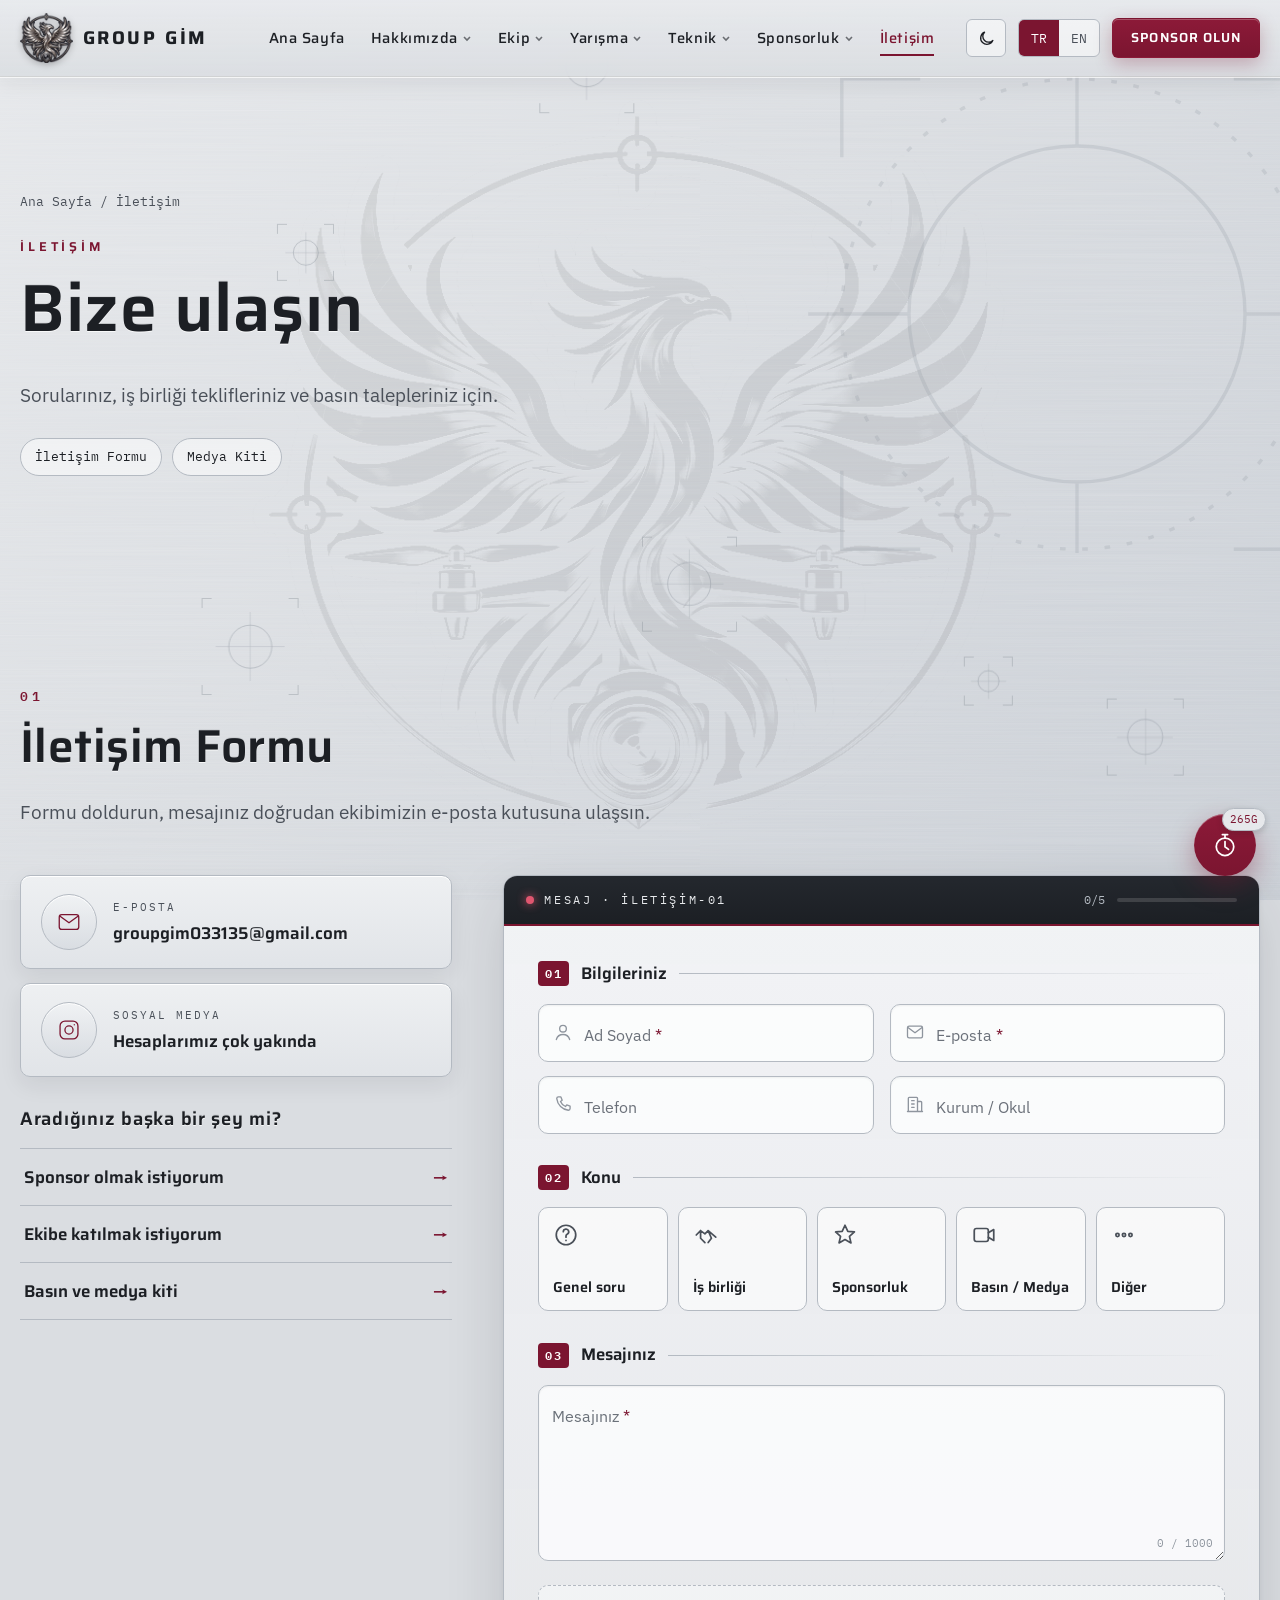
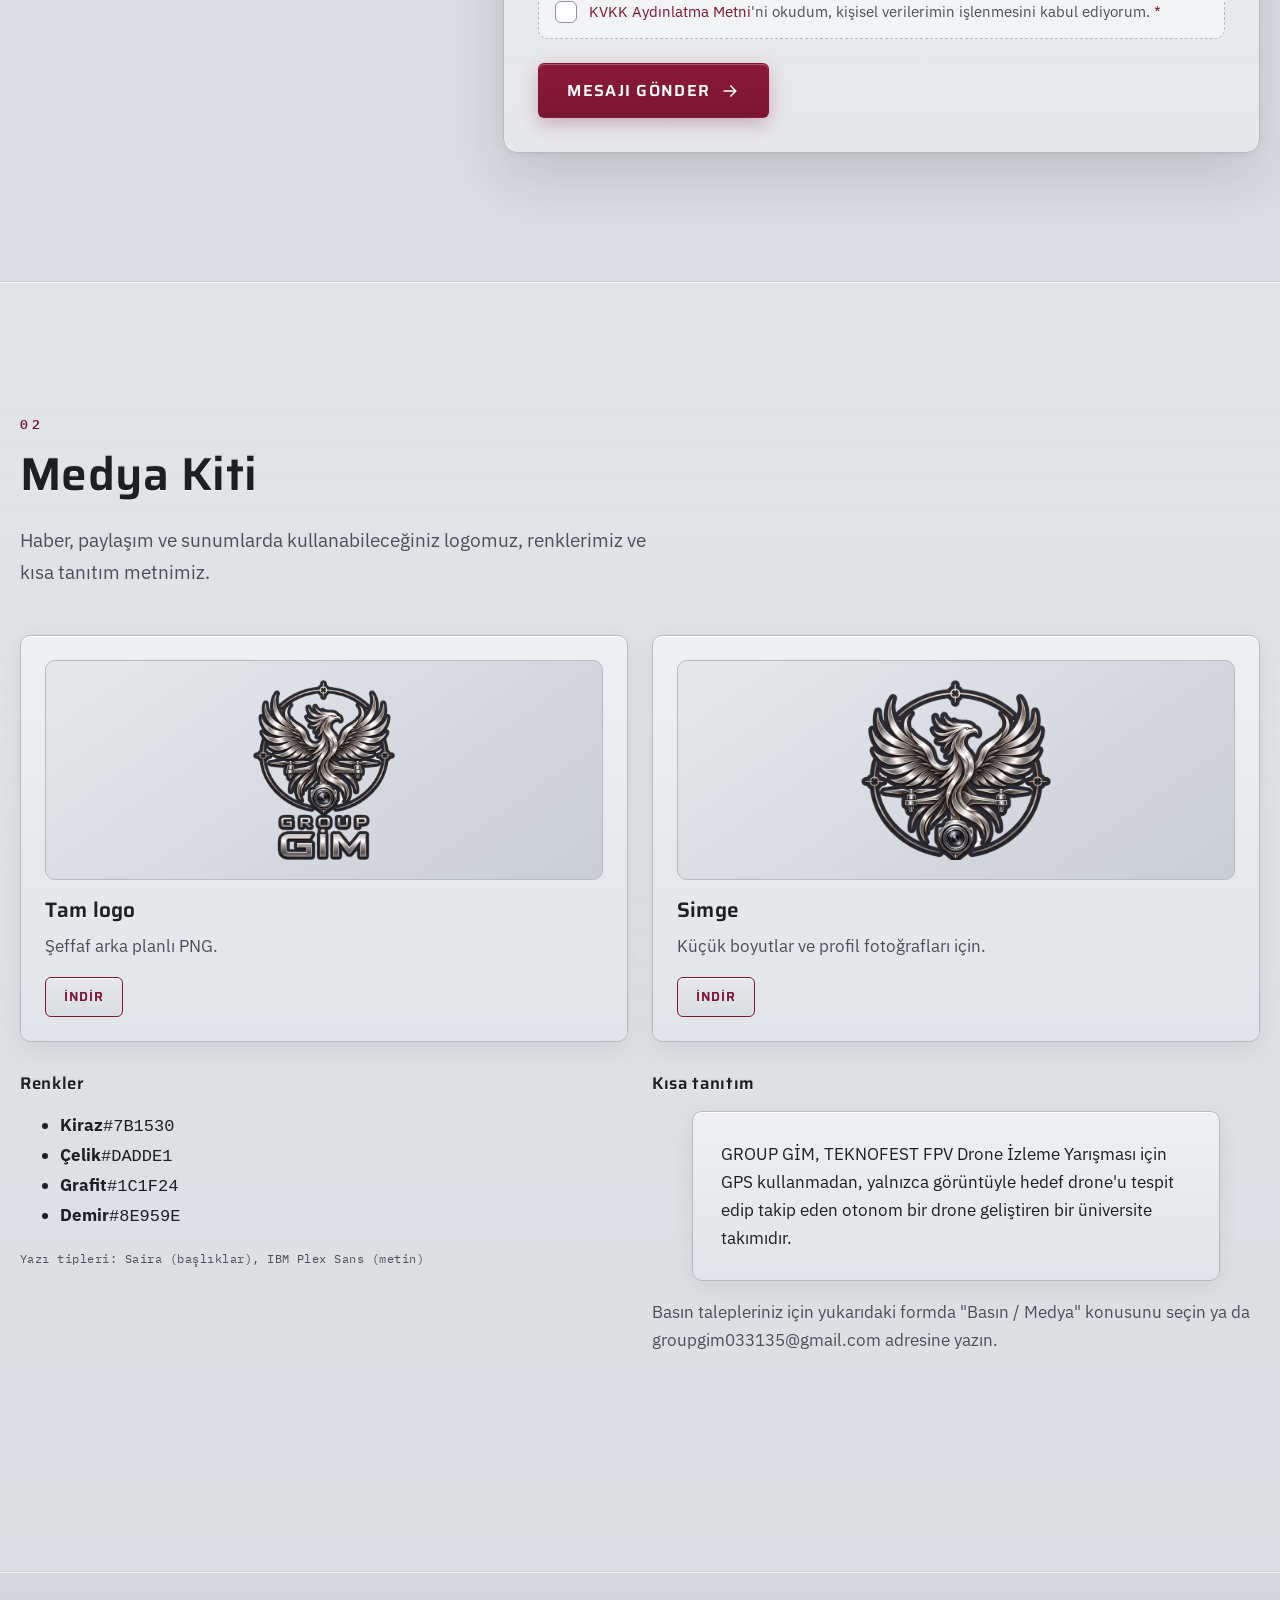
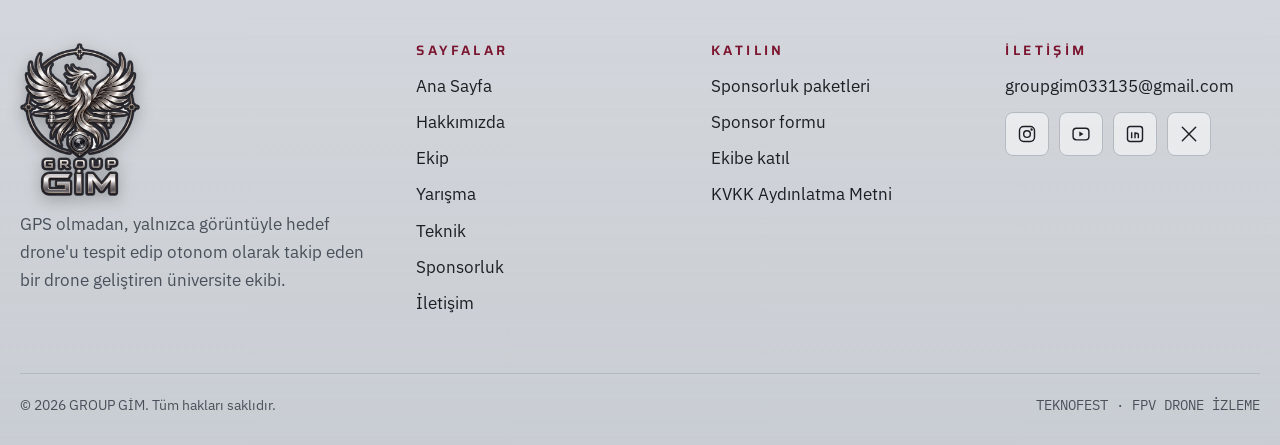
<file: iletisim.html>
<!doctype html>
<html lang="tr" data-lang="tr" class="no-js">
<head>
  <meta charset="utf-8">
  <meta name="viewport" content="width=device-width, initial-scale=1">
  <title data-en="Contact — GROUP GİM">İletişim — GROUP GİM</title>
  <meta name="description" content="Sorularınız, iş birliği teklifleriniz ve basın talepleriniz için." data-en-content="For questions, partnership offers and press requests.">
  <link rel="icon" type="image/png" href="assets/favicon-64.png">
  <link rel="apple-touch-icon" href="assets/apple-touch-icon.png">
  <link rel="preconnect" href="https://fonts.googleapis.com">
  <link rel="preconnect" href="https://fonts.gstatic.com" crossorigin>
  <link rel="stylesheet" href="https://fonts.googleapis.com/css2?family=IBM+Plex+Mono:wght@400;500&family=IBM+Plex+Sans:wght@400;500;600&family=Saira:wght@500;600;700&display=swap">
    <script>
    // Karanlık / açık mod: sayfa çizilmeden önce uygula (titreme olmasın)
    try { var t = localStorage.getItem("gim-theme"); if (t !== "dark" && t !== "light") t = matchMedia("(prefers-color-scheme: dark)").matches ? "dark" : "light"; document.documentElement.setAttribute("data-theme", t); } catch (e) {}
  </script>
  <link rel="stylesheet" href="css/style.css">
  <link rel="stylesheet" href="css/pages.css">
  <script src="js/site.js" defer></script>
  <script src="js/forms.js" defer></script>
</head>
<body data-page="contact">
<header id="site-header"></header>

<main>
  <section class="page-hero">
    <svg class="big-reticle" viewBox="0 0 100 100" fill="none" stroke="currentColor" stroke-width=".6" aria-hidden="true"><circle cx="50" cy="50" r="30"/><circle cx="50" cy="50" r="42" stroke-dasharray="1 3"/><path d="M50 2v18M50 80v18M2 50h18M80 50h18"/><path d="M8 22V8h14M78 8h14v14M92 78v14H78M22 92H8V78"/></svg>
    <div class="container">
      <nav class="breadcrumb" aria-label="Konum" data-en-aria-label="Breadcrumb"><a href="index.html" data-en="Home">Ana Sayfa</a> / <span data-en="Contact">İletişim</span></nav>
      <span class="eyebrow" data-en="Contact">İletişim</span>
      <h1 data-en="Get in touch">Bize ulaşın</h1>
      <p class="lead" data-en="For questions, partnership offers and press requests.">Sorularınız, iş birliği teklifleriniz ve basın talepleriniz için.</p>
      <div class="subnav"><a href="#iletisim-formu" data-en="Contact Form">İletişim Formu</a><a href="#medya-kiti" data-en="Media Kit">Medya Kiti</a></div>
    </div>
  </section>

  <!-- ============ 01 İLETİŞİM FORMU ============ -->
  <section class="section" id="iletisim-formu">
    <div class="container">
      <div class="section-head" data-reveal>
        <span class="eyebrow mono">01</span>
        <h2 data-en="Contact Form">İletişim Formu</h2>
        <p class="lead" data-en="Fill in the form and your message goes straight to our team's inbox.">Formu doldurun, mesajınız doğrudan ekibimizin e-posta kutusuna ulaşsın.</p>
      </div>

      <div class="join">
        <aside class="join-roles contact-side" data-reveal>
          <a class="panel panel--hover contact-card" href="mailto:groupgim033135@gmail.com">
            <span class="value-ic"><svg viewBox="0 0 32 32" fill="none" stroke="currentColor" stroke-width="1.6" stroke-linecap="round" stroke-linejoin="round"><rect x="4" y="7" width="24" height="18" rx="3"/><path d="m5 9 11 8 11-8"/></svg></span>
            <span>
              <small class="mono" data-en="EMAIL">E-POSTA</small>
              <b>groupgim033135@gmail.com</b>
            </span>
          </a>
          <div class="panel contact-card">
            <span class="value-ic"><svg viewBox="0 0 32 32" fill="none" stroke="currentColor" stroke-width="1.6" stroke-linecap="round" stroke-linejoin="round"><rect x="5" y="5" width="22" height="22" rx="6"/><circle cx="16" cy="16" r="5"/><path d="M22.5 9.5v.01"/></svg></span>
            <span>
              <small class="mono" data-en="SOCIAL MEDIA">SOSYAL MEDYA</small>
              <b data-en="Our accounts are coming soon">Hesaplarımız çok yakında</b>
            </span>
          </div>

          <h3 class="col-title" data-en="Looking for something specific?">Aradığınız başka bir şey mi?</h3>
          <ul class="quick-links">
            <li><a href="sponsorluk.html#sponsor-formu"><span data-en="Become a sponsor">Sponsor olmak istiyorum</span><i aria-hidden="true">→</i></a></li>
            <li><a href="ekip.html#ekibe-katil"><span data-en="Join the team">Ekibe katılmak istiyorum</span><i aria-hidden="true">→</i></a></li>
            <li><a href="#medya-kiti"><span data-en="Press and media kit">Basın ve medya kiti</span><i aria-hidden="true">→</i></a></li>
          </ul>
        </aside>

        <form class="gim-form" id="contact-form" data-reveal data-reveal-delay="2" novalidate
              data-subject="GROUP GİM — İletişim Formu">
          <div class="gf-head">
            <div class="gf-title">
              <span class="gf-dot" aria-hidden="true"></span>
              <span class="mono" data-en="MESSAGE · CONTACT-01">MESAJ · İLETİŞİM-01</span>
            </div>
            <div class="gf-progress" aria-hidden="true">
              <span class="mono gf-count">0/5</span>
              <span class="gf-bar"><i></i></span>
            </div>
          </div>

          <div class="gf-body">
            <div class="gf-sec"><span class="mono">01</span><span data-en="Your details">Bilgileriniz</span></div>
            <div class="form-grid">
              <div class="field fl">
                <svg class="f-ic" viewBox="0 0 24 24" aria-hidden="true"><circle cx="12" cy="8" r="4"/><path d="M4 21c1.2-4 4.3-6 8-6s6.8 2 8 6"/></svg>
                <input id="c-name" name="ad_soyad" type="text" autocomplete="name" placeholder=" " required>
                <label for="c-name"><span data-en="Full name">Ad Soyad</span> <i class="req">*</i></label>
              </div>
              <div class="field fl">
                <svg class="f-ic" viewBox="0 0 24 24" aria-hidden="true"><rect x="3" y="5" width="18" height="14" rx="2"/><path d="M3.5 6.5 12 13l8.5-6.5"/></svg>
                <input id="c-email" name="eposta" type="email" autocomplete="email" placeholder=" " required>
                <label for="c-email"><span data-en="Email">E-posta</span> <i class="req">*</i></label>
              </div>
              <div class="field fl">
                <svg class="f-ic" viewBox="0 0 24 24" aria-hidden="true"><path d="M6.5 3.5h3l1.5 4-2 1.5a11 11 0 0 0 6 6l1.5-2 4 1.5v3a2 2 0 0 1-2 2A16 16 0 0 1 4.5 5.5a2 2 0 0 1 2-2z"/></svg>
                <input id="c-phone" name="telefon" type="tel" autocomplete="tel" placeholder=" ">
                <label for="c-phone"><span data-en="Phone">Telefon</span></label>
              </div>
              <div class="field fl">
                <svg class="f-ic" viewBox="0 0 24 24" aria-hidden="true"><path d="M4 21V5a1 1 0 0 1 1-1h9a1 1 0 0 1 1 1v16M15 9h4a1 1 0 0 1 1 1v11M3 21h18M8 8h3M8 12h3M8 16h3"/></svg>
                <input id="c-org" name="kurum" type="text" autocomplete="organization" placeholder=" ">
                <label for="c-org"><span data-en="Company / School">Kurum / Okul</span></label>
              </div>
            </div>

            <div class="gf-sec"><span class="mono">02</span><span data-en="Subject">Konu</span></div>
            <fieldset class="field opt-field">
              <legend class="sr-only" data-en="Subject">Konu</legend>
              <div class="opt-grid">
                <label class="opt">
                  <input type="radio" name="konu" value="Genel soru" required>
                  <span class="opt-box">
                    <svg viewBox="0 0 24 24" aria-hidden="true"><circle cx="12" cy="12" r="9"/><path d="M9.5 9a2.5 2.5 0 1 1 3.5 2.3c-.6.3-1 .9-1 1.6V14M12 17v.01"/></svg>
                    <b data-en="General question">Genel soru</b>
                  </span>
                </label>
                <label class="opt">
                  <input type="radio" name="konu" value="İş birliği">
                  <span class="opt-box">
                    <svg viewBox="0 0 24 24" aria-hidden="true"><path d="m3 12 4-4 4 3 3-3 7 6M7 8v7l4 4M14 8l3 7-3 4"/></svg>
                    <b data-en="Partnership">İş birliği</b>
                  </span>
                </label>
                <label class="opt">
                  <input type="radio" name="konu" value="Sponsorluk">
                  <span class="opt-box">
                    <svg viewBox="0 0 24 24" aria-hidden="true"><path d="M12 3l2.6 5.6 6.1.6-4.6 4.1 1.4 6L12 16.2 6.5 19.3l1.4-6L3.3 9.2l6.1-.6z"/></svg>
                    <b data-en="Sponsorship">Sponsorluk</b>
                  </span>
                </label>
                <label class="opt">
                  <input type="radio" name="konu" value="Basın / Medya">
                  <span class="opt-box">
                    <svg viewBox="0 0 24 24" aria-hidden="true"><rect x="3" y="6" width="13" height="12" rx="2"/><path d="m16 10 5-3v10l-5-3"/></svg>
                    <b data-en="Press / Media">Basın / Medya</b>
                  </span>
                </label>
                <label class="opt">
                  <input type="radio" name="konu" value="Diğer">
                  <span class="opt-box">
                    <svg viewBox="0 0 24 24" aria-hidden="true"><circle cx="6" cy="12" r="1.5"/><circle cx="12" cy="12" r="1.5"/><circle cx="18" cy="12" r="1.5"/></svg>
                    <b data-en="Other">Diğer</b>
                  </span>
                </label>
              </div>
            </fieldset>

            <div class="gf-sec"><span class="mono">03</span><span data-en="Your message">Mesajınız</span></div>
            <div class="form-grid">
              <div class="field fl field--full">
                <textarea id="c-msg" name="mesaj" rows="5" maxlength="1000" placeholder=" " required></textarea>
                <label for="c-msg"><span data-en="Your message">Mesajınız</span> <i class="req">*</i></label>
                <small class="counter mono" aria-hidden="true">0 / 1000</small>
              </div>
            </div>

            <div class="hp" aria-hidden="true"><label for="c-web">Web</label><input id="c-web" name="_gotcha" type="text" tabindex="-1" autocomplete="off"></div>

            <label class="check">
              <input type="checkbox" name="kvkk_onay" value="evet" required>
              <span class="check-box" aria-hidden="true"><svg viewBox="0 0 24 24"><path d="m5 12.5 4.5 4.5L19 7.5"/></svg></span>
              <span class="check-text" data-en="I have read the &lt;a href=&quot;kvkk.html&quot; target=&quot;_blank&quot;&gt;Privacy Notice (KVKK)&lt;/a&gt; and consent to the processing of my personal data. &lt;i class=&quot;req&quot;&gt;*&lt;/i&gt;"><a href="kvkk.html" target="_blank">KVKK Aydınlatma Metni</a>'ni okudum, kişisel verilerimin işlenmesini kabul ediyorum. <i class="req">*</i></span>
            </label>

            <div class="form-foot">
              <button class="btn btn--primary btn--submit" type="submit">
                <span data-en="Send Message">Mesajı Gönder</span>
                <svg viewBox="0 0 24 24" aria-hidden="true"><path d="M5 12h14M13 6l6 6-6 6"/></svg>
              </button>
              <p class="form-status" role="status" aria-live="polite"></p>
            </div>
          </div>

          <div class="gf-done" tabindex="-1">
            <div class="gf-lock" aria-hidden="true">
              <svg viewBox="0 0 100 100"><circle cx="50" cy="50" r="30"/><path d="M50 6v16M50 78v16M6 50h16M78 50h16"/><path d="m38 51 8 8 16-17"/></svg>
            </div>
            <span class="mono gf-done-tag">LOCK · OK</span>
            <h3 data-en="Message received!">Mesajınız alındı!</h3>
            <p class="muted" data-en="Thank you for reaching out. We will get back to you as soon as possible.">Bize yazdığınız için teşekkürler. En kısa sürede size dönüş yapacağız.</p>
            <button class="btn btn--ghost gf-again" type="button" data-en="New message">Yeni mesaj</button>
          </div>
        </form>
      </div>
    </div>
  </section>

  <!-- ============ 02 MEDYA KİTİ ============ -->
  <section class="section section--alt" id="medya-kiti">
    <div class="container">
      <div class="section-head" data-reveal>
        <span class="eyebrow mono">02</span>
        <h2 data-en="Media Kit">Medya Kiti</h2>
        <p class="lead" data-en="Our logo, colours and a short introduction for news, posts and presentations.">Haber, paylaşım ve sunumlarda kullanabileceğiniz logomuz, renklerimiz ve kısa tanıtım metnimiz.</p>
      </div>

      <div class="grid grid-2 kit">
        <article class="panel kit-logo" data-reveal data-reveal-delay="1">
          <div class="kit-preview"><img src="assets/logo-full.png" alt="GROUP GİM logosu" data-en-alt="GROUP GİM logo" width="800" height="1020"></div>
          <h3 data-en="Full logo">Tam logo</h3>
          <p class="muted" data-en="PNG with transparent background.">Şeffaf arka planlı PNG.</p>
          <a class="btn btn--ghost btn--sm" href="assets/logo-full.png" download="groupgim-logo.png" data-en="Download">İndir</a>
        </article>
        <article class="panel kit-logo" data-reveal data-reveal-delay="2">
          <div class="kit-preview"><img src="assets/logo-mark.png" alt="GROUP GİM simgesi" data-en-alt="GROUP GİM symbol"></div>
          <h3 data-en="Symbol">Simge</h3>
          <p class="muted" data-en="For small sizes and profile pictures.">Küçük boyutlar ve profil fotoğrafları için.</p>
          <a class="btn btn--ghost btn--sm" href="assets/logo-mark.png" download="groupgim-simge.png" data-en="Download">İndir</a>
        </article>
      </div>

      <div class="grid grid-2 kit kit-info">
        <div data-reveal>
          <h3 class="col-title" data-en="Colours">Renkler</h3>
          <ul class="swatches">
            <li><span style="background:#7B1530"></span><b data-en="Cherry">Kiraz</b><code>#7B1530</code></li>
            <li><span style="background:#DADDE1"></span><b data-en="Steel">Çelik</b><code>#DADDE1</code></li>
            <li><span style="background:#1C1F24"></span><b data-en="Graphite">Grafit</b><code>#1C1F24</code></li>
            <li><span style="background:#8E959E"></span><b data-en="Iron">Demir</b><code>#8E959E</code></li>
          </ul>
          <p class="src mono" data-en="Typefaces: Saira (headings), IBM Plex Sans (text)">Yazı tipleri: Saira (başlıklar), IBM Plex Sans (metin)</p>
        </div>
        <div data-reveal data-reveal-delay="2">
          <h3 class="col-title" data-en="Short introduction">Kısa tanıtım</h3>
          <blockquote class="panel kit-quote" data-en="GROUP GİM is a university team developing an autonomous drone that detects and follows a target drone using only vision, without GPS, for the TEKNOFEST FPV Drone Tracking Competition.">GROUP GİM, TEKNOFEST FPV Drone İzleme Yarışması için GPS kullanmadan, yalnızca görüntüyle hedef drone'u tespit edip takip eden otonom bir drone geliştiren bir üniversite takımıdır.</blockquote>
          <p class="muted" data-en="For press requests, please choose “Press / Media” in the form above or write to groupgim033135@gmail.com.">Basın talepleriniz için yukarıdaki formda "Basın / Medya" konusunu seçin ya da groupgim033135@gmail.com adresine yazın.</p>
        </div>
      </div>
    </div>
  </section>
</main>

<footer id="site-footer"></footer>
</body>
</html>
</file>
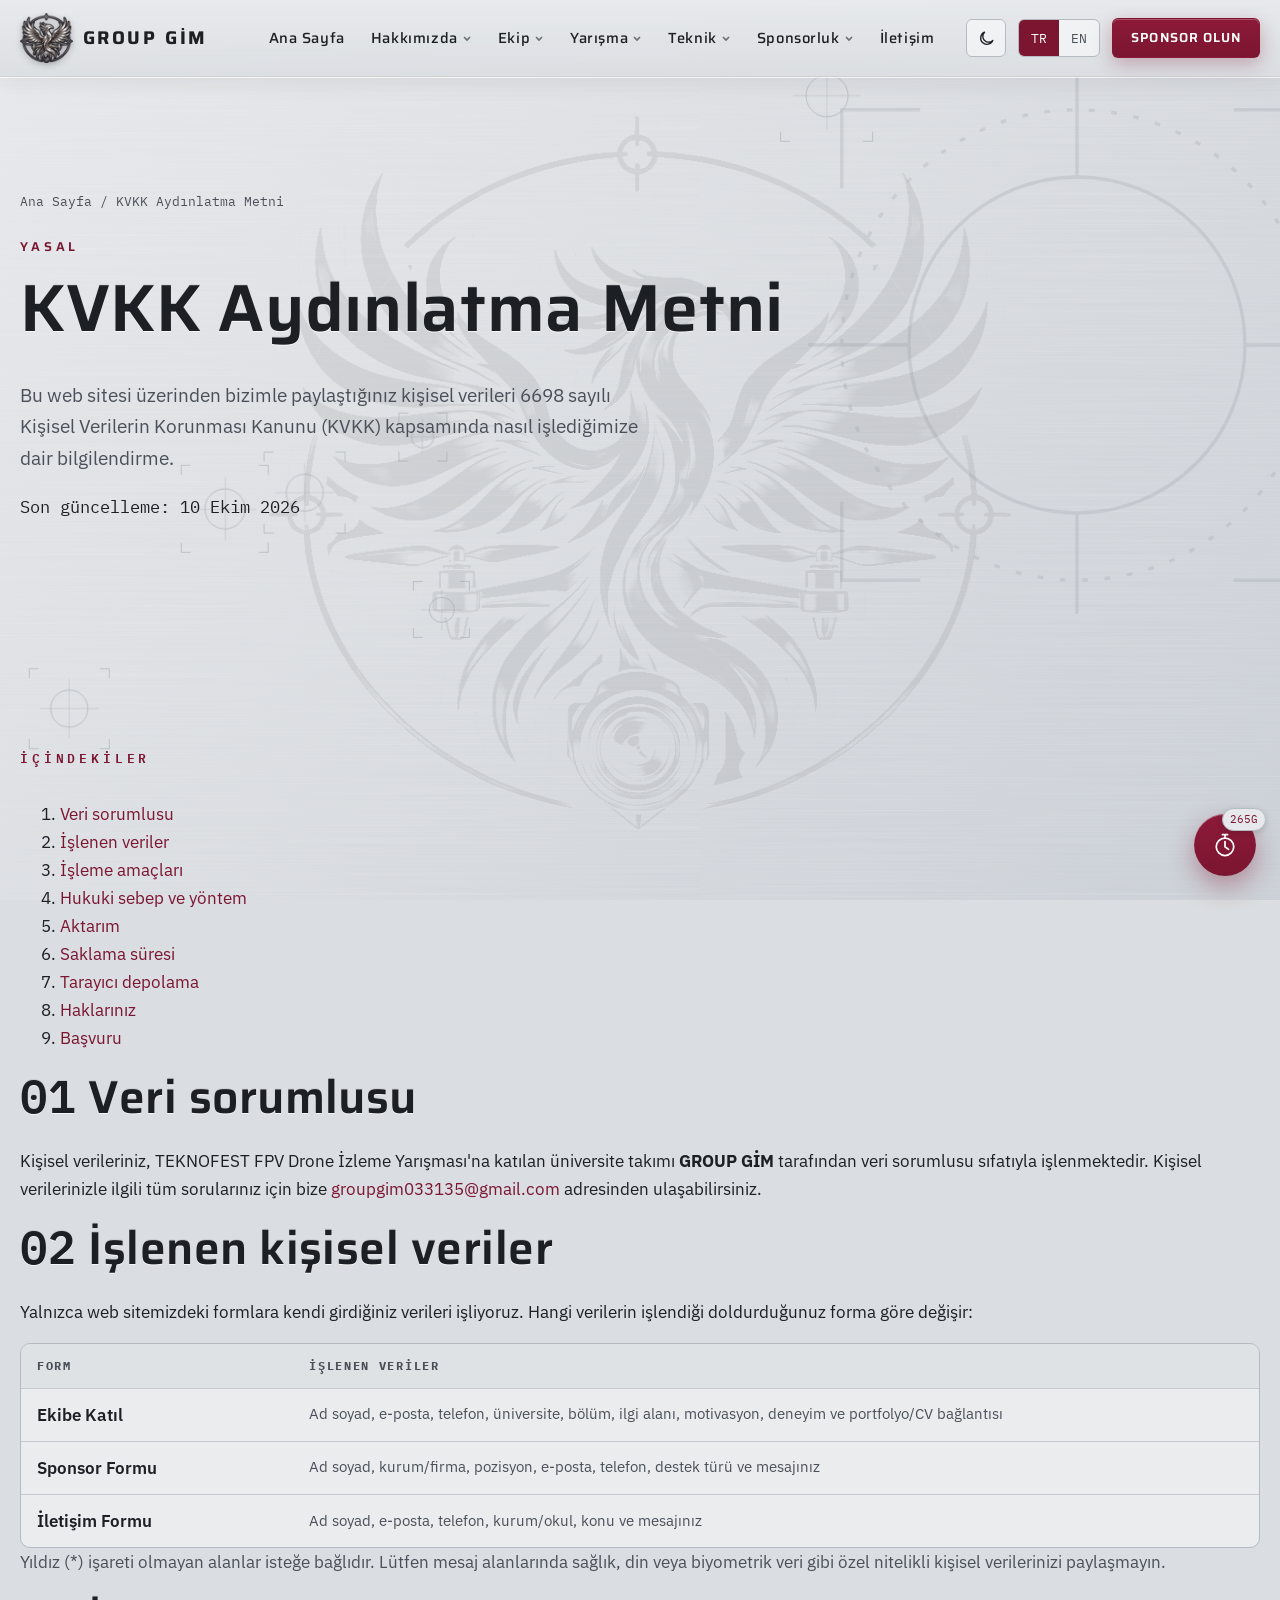
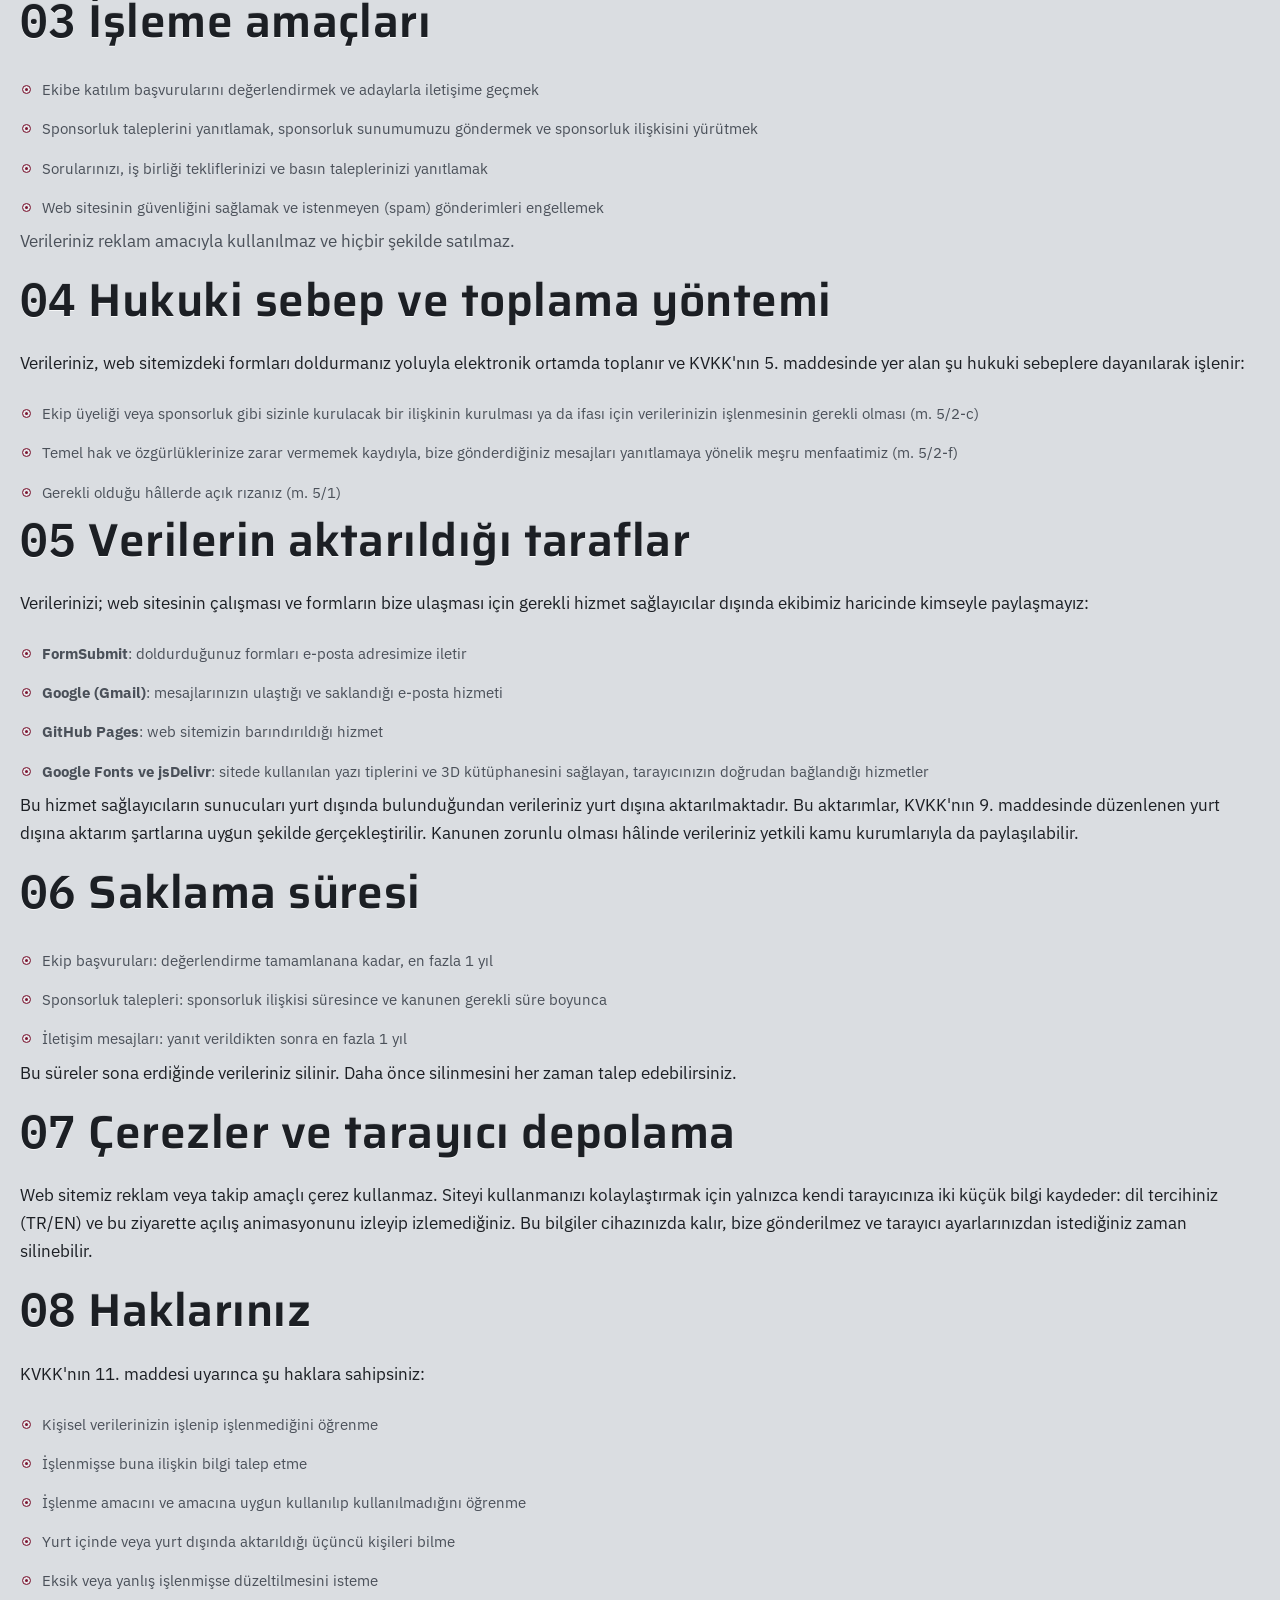
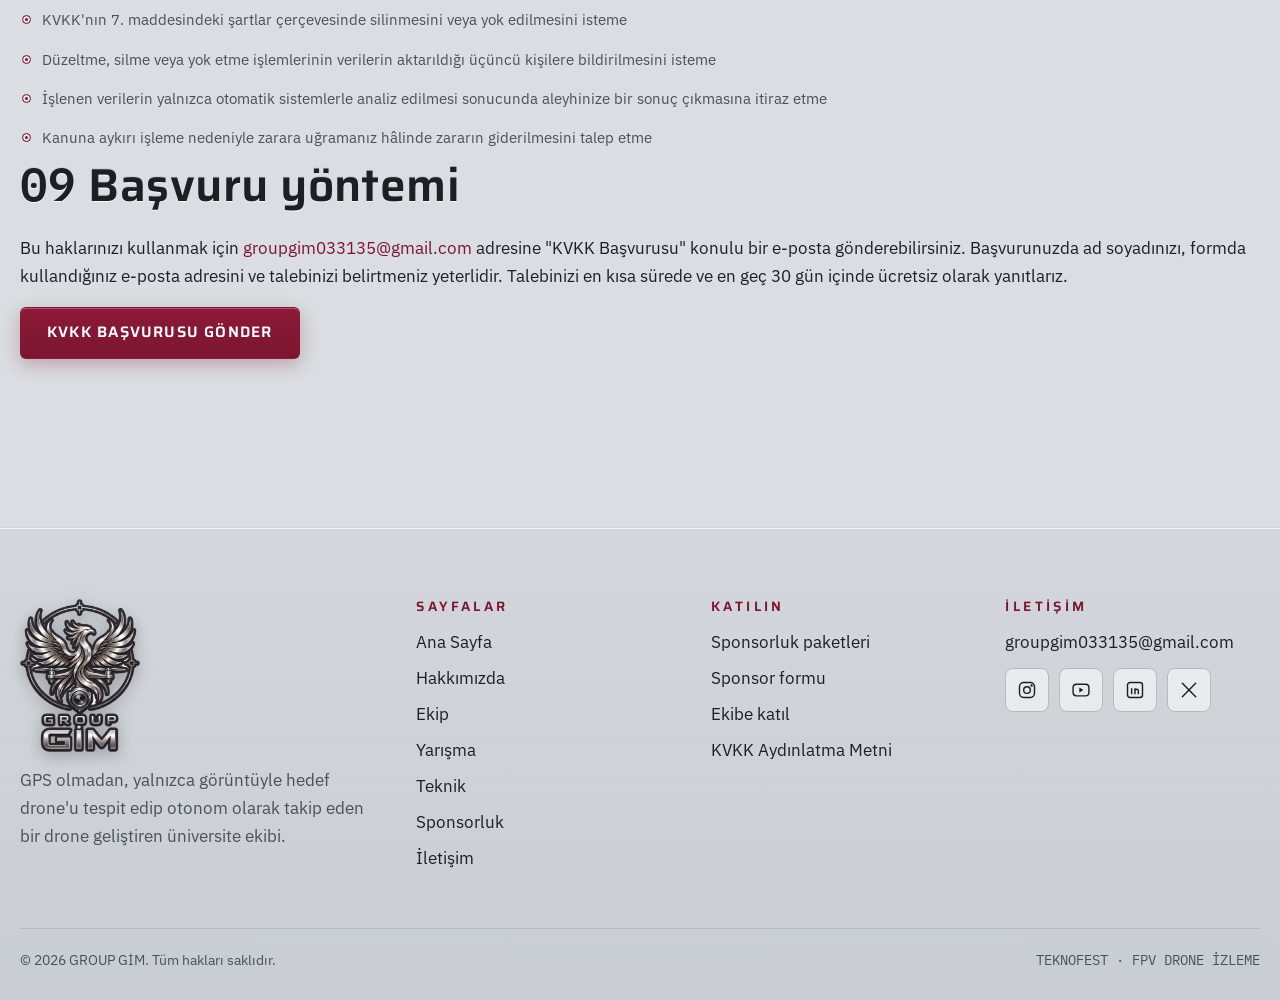
<file: kvkk.html>
<!doctype html>
<html lang="tr" data-lang="tr" class="no-js">
<head>
  <meta charset="utf-8">
  <meta name="viewport" content="width=device-width, initial-scale=1">
  <title data-en="Privacy Notice (KVKK) — GROUP GİM">KVKK Aydınlatma Metni — GROUP GİM</title>
  <meta name="description" content="Kişisel verilerinizin nasıl işlendiğine dair bilgilendirme." data-en-content="Information on how your personal data is processed.">
  <link rel="icon" type="image/png" href="assets/favicon-64.png">
  <link rel="apple-touch-icon" href="assets/apple-touch-icon.png">
  <link rel="preconnect" href="https://fonts.googleapis.com">
  <link rel="preconnect" href="https://fonts.gstatic.com" crossorigin>
  <link rel="stylesheet" href="https://fonts.googleapis.com/css2?family=IBM+Plex+Mono:wght@400;500&family=IBM+Plex+Sans:wght@400;500;600&family=Saira:wght@500;600;700&display=swap">
    <script>
    // Karanlık / açık mod: sayfa çizilmeden önce uygula (titreme olmasın)
    try { var t = localStorage.getItem("gim-theme"); if (t !== "dark" && t !== "light") t = matchMedia("(prefers-color-scheme: dark)").matches ? "dark" : "light"; document.documentElement.setAttribute("data-theme", t); } catch (e) {}
  </script>
  <link rel="stylesheet" href="css/style.css">
  <link rel="stylesheet" href="css/pages.css">
  <script src="js/site.js" defer></script>
</head>
<body data-page="kvkk">
<header id="site-header"></header>

<main>
  <section class="page-hero">
    <svg class="big-reticle" viewBox="0 0 100 100" fill="none" stroke="currentColor" stroke-width=".6" aria-hidden="true"><circle cx="50" cy="50" r="30"/><circle cx="50" cy="50" r="42" stroke-dasharray="1 3"/><path d="M50 2v18M50 80v18M2 50h18M80 50h18"/><path d="M8 22V8h14M78 8h14v14M92 78v14H78M22 92H8V78"/></svg>
    <div class="container">
      <nav class="breadcrumb" aria-label="Konum" data-en-aria-label="Breadcrumb"><a href="index.html" data-en="Home">Ana Sayfa</a> / <span data-en="Privacy Notice (KVKK)">KVKK Aydınlatma Metni</span></nav>
      <span class="eyebrow" data-en="Legal">Yasal</span>
      <h1 data-en="Privacy Notice">KVKK Aydınlatma Metni</h1>
      <p class="lead" data-en="How we process the personal data you share with us through this website, under Turkey's Personal Data Protection Law No. 6698 (KVKK).">Bu web sitesi üzerinden bizimle paylaştığınız kişisel verileri 6698 sayılı Kişisel Verilerin Korunması Kanunu (KVKK) kapsamında nasıl işlediğimize dair bilgilendirme.</p>
      <p class="legal-date mono" data-en="Last updated: 10 October 2026">Son güncelleme: 10 Ekim 2026</p>
    </div>
  </section>

  <section class="section" id="aydinlatma">
    <div class="container legal">
      <aside class="legal-toc" aria-label="İçindekiler" data-en-aria-label="Contents">
        <span class="eyebrow mono" data-en="Contents">İçindekiler</span>
        <ol>
          <li><a href="#k1" data-en="Data controller">Veri sorumlusu</a></li>
          <li><a href="#k2" data-en="Data we process">İşlenen veriler</a></li>
          <li><a href="#k3" data-en="Purposes">İşleme amaçları</a></li>
          <li><a href="#k4" data-en="Legal basis and method">Hukuki sebep ve yöntem</a></li>
          <li><a href="#k5" data-en="Transfers">Aktarım</a></li>
          <li><a href="#k6" data-en="Retention">Saklama süresi</a></li>
          <li><a href="#k7" data-en="Browser storage">Tarayıcı depolama</a></li>
          <li><a href="#k8" data-en="Your rights">Haklarınız</a></li>
          <li><a href="#k9" data-en="How to apply">Başvuru</a></li>
        </ol>
      </aside>

      <article class="legal-body">
        <section id="k1">
          <h2><span class="mono">01</span> <span data-en="Data controller">Veri sorumlusu</span></h2>
          <p data-en="Your personal data is processed by &lt;b&gt;GROUP GİM&lt;/b&gt;, a university team competing in the TEKNOFEST FPV Drone Tracking Competition, acting as the data controller. You can reach us for all questions about your personal data at &lt;a href=&quot;mailto:groupgim033135@gmail.com&quot;&gt;groupgim033135@gmail.com&lt;/a&gt;.">Kişisel verileriniz, TEKNOFEST FPV Drone İzleme Yarışması'na katılan üniversite takımı <b>GROUP GİM</b> tarafından veri sorumlusu sıfatıyla işlenmektedir. Kişisel verilerinizle ilgili tüm sorularınız için bize <a href="mailto:groupgim033135@gmail.com">groupgim033135@gmail.com</a> adresinden ulaşabilirsiniz.</p>
        </section>

        <section id="k2">
          <h2><span class="mono">02</span> <span data-en="Personal data we process">İşlenen kişisel veriler</span></h2>
          <p data-en="We only process the data you enter in the forms on our website. Which data depends on the form you fill in:">Yalnızca web sitemizdeki formlara kendi girdiğiniz verileri işliyoruz. Hangi verilerin işlendiği doldurduğunuz forma göre değişir:</p>
          <div class="table-wrap">
            <table class="specs legal-table">
              <thead><tr><th data-en="Form">Form</th><th data-en="Data processed">İşlenen veriler</th></tr></thead>
              <tbody>
                <tr><td data-en="Join the Team">Ekibe Katıl</td><td data-en="Full name, email, phone, university, department, area of interest, motivation, experience and portfolio/CV link">Ad soyad, e-posta, telefon, üniversite, bölüm, ilgi alanı, motivasyon, deneyim ve portfolyo/CV bağlantısı</td></tr>
                <tr><td data-en="Sponsor Form">Sponsor Formu</td><td data-en="Full name, company, position, email, phone, type of support and your message">Ad soyad, kurum/firma, pozisyon, e-posta, telefon, destek türü ve mesajınız</td></tr>
                <tr><td data-en="Contact Form">İletişim Formu</td><td data-en="Full name, email, phone, company/school, subject and your message">Ad soyad, e-posta, telefon, kurum/okul, konu ve mesajınız</td></tr>
              </tbody>
            </table>
          </div>
          <p class="muted" data-en="Fields without an asterisk (*) are optional. Please do not share sensitive personal data (such as health, religion or biometric data) in the message fields.">Yıldız (*) işareti olmayan alanlar isteğe bağlıdır. Lütfen mesaj alanlarında sağlık, din veya biyometrik veri gibi özel nitelikli kişisel verilerinizi paylaşmayın.</p>
        </section>

        <section id="k3">
          <h2><span class="mono">03</span> <span data-en="Purposes of processing">İşleme amaçları</span></h2>
          <ul class="rule-list">
            <li data-en="Evaluating team applications and contacting candidates">Ekibe katılım başvurularını değerlendirmek ve adaylarla iletişime geçmek</li>
            <li data-en="Answering sponsorship requests, sending our sponsorship deck and carrying out the sponsorship relationship">Sponsorluk taleplerini yanıtlamak, sponsorluk sunumumuzu göndermek ve sponsorluk ilişkisini yürütmek</li>
            <li data-en="Answering your questions, partnership offers and press requests">Sorularınızı, iş birliği tekliflerinizi ve basın taleplerinizi yanıtlamak</li>
            <li data-en="Keeping the website secure and preventing spam">Web sitesinin güvenliğini sağlamak ve istenmeyen (spam) gönderimleri engellemek</li>
          </ul>
          <p class="muted" data-en="Your data is not used for advertising and is never sold.">Verileriniz reklam amacıyla kullanılmaz ve hiçbir şekilde satılmaz.</p>
        </section>

        <section id="k4">
          <h2><span class="mono">04</span> <span data-en="Legal basis and method of collection">Hukuki sebep ve toplama yöntemi</span></h2>
          <p data-en="Your data is collected electronically, through the forms you fill in on our website, and is processed on the following legal grounds in Article 5 of the KVKK:">Verileriniz, web sitemizdeki formları doldurmanız yoluyla elektronik ortamda toplanır ve KVKK'nın 5. maddesinde yer alan şu hukuki sebeplere dayanılarak işlenir:</p>
          <ul class="rule-list">
            <li data-en="It is necessary to process your data in order to establish or perform a relationship with you, such as a team membership or sponsorship (Art. 5/2-c)">Ekip üyeliği veya sponsorluk gibi sizinle kurulacak bir ilişkinin kurulması ya da ifası için verilerinizin işlenmesinin gerekli olması (m. 5/2-c)</li>
            <li data-en="Our legitimate interest in answering the messages you send us, provided it does not harm your fundamental rights and freedoms (Art. 5/2-f)">Temel hak ve özgürlüklerinize zarar vermemek kaydıyla, bize gönderdiğiniz mesajları yanıtlamaya yönelik meşru menfaatimiz (m. 5/2-f)</li>
            <li data-en="Your explicit consent, where required (Art. 5/1)">Gerekli olduğu hâllerde açık rızanız (m. 5/1)</li>
          </ul>
        </section>

        <section id="k5">
          <h2><span class="mono">05</span> <span data-en="Who we share your data with">Verilerin aktarıldığı taraflar</span></h2>
          <p data-en="We do not share your data with anyone outside our team, except for the service providers needed to run the website and receive the forms:">Verilerinizi; web sitesinin çalışması ve formların bize ulaşması için gerekli hizmet sağlayıcılar dışında ekibimiz haricinde kimseyle paylaşmayız:</p>
          <ul class="rule-list">
            <li data-en="&lt;b&gt;FormSubmit&lt;/b&gt;: forwards the forms you fill in to our email address"><b>FormSubmit</b>: doldurduğunuz formları e-posta adresimize iletir</li>
            <li data-en="&lt;b&gt;Google (Gmail)&lt;/b&gt;: the email service where your messages are received and stored"><b>Google (Gmail)</b>: mesajlarınızın ulaştığı ve saklandığı e-posta hizmeti</li>
            <li data-en="&lt;b&gt;GitHub Pages&lt;/b&gt;: the service that hosts our website"><b>GitHub Pages</b>: web sitemizin barındırıldığı hizmet</li>
            <li data-en="&lt;b&gt;Google Fonts and jsDelivr&lt;/b&gt;: the services that deliver the fonts and the 3D library used on the site; your browser connects to them directly"><b>Google Fonts ve jsDelivr</b>: sitede kullanılan yazı tiplerini ve 3D kütüphanesini sağlayan, tarayıcınızın doğrudan bağlandığı hizmetler</li>
          </ul>
          <p data-en="Because the servers of these providers are located abroad, your data is transferred abroad. These transfers are carried out in accordance with the conditions for transfers abroad set out in Article 9 of the KVKK. If required by law, we may also share your data with authorised public institutions.">Bu hizmet sağlayıcıların sunucuları yurt dışında bulunduğundan verileriniz yurt dışına aktarılmaktadır. Bu aktarımlar, KVKK'nın 9. maddesinde düzenlenen yurt dışına aktarım şartlarına uygun şekilde gerçekleştirilir. Kanunen zorunlu olması hâlinde verileriniz yetkili kamu kurumlarıyla da paylaşılabilir.</p>
        </section>

        <section id="k6">
          <h2><span class="mono">06</span> <span data-en="Retention period">Saklama süresi</span></h2>
          <ul class="rule-list">
            <li data-en="Team applications: until the evaluation is complete, and at most 1 year">Ekip başvuruları: değerlendirme tamamlanana kadar, en fazla 1 yıl</li>
            <li data-en="Sponsorship requests: throughout the sponsorship relationship and for as long as required by law">Sponsorluk talepleri: sponsorluk ilişkisi süresince ve kanunen gerekli süre boyunca</li>
            <li data-en="Contact messages: at most 1 year after we reply">İletişim mesajları: yanıt verildikten sonra en fazla 1 yıl</li>
          </ul>
          <p data-en="When these periods end, your data is deleted. You can also ask us to delete it earlier at any time.">Bu süreler sona erdiğinde verileriniz silinir. Daha önce silinmesini her zaman talep edebilirsiniz.</p>
        </section>

        <section id="k7">
          <h2><span class="mono">07</span> <span data-en="Cookies and browser storage">Çerezler ve tarayıcı depolama</span></h2>
          <p data-en="Our website does not use advertising or tracking cookies. It only saves two small pieces of information in your own browser to make the site easier to use: your language choice (TR/EN) and whether you have already watched the opening animation in this visit. This information stays on your device and is never sent to us. You can delete it at any time from your browser settings.">Web sitemiz reklam veya takip amaçlı çerez kullanmaz. Siteyi kullanmanızı kolaylaştırmak için yalnızca kendi tarayıcınıza iki küçük bilgi kaydeder: dil tercihiniz (TR/EN) ve bu ziyarette açılış animasyonunu izleyip izlemediğiniz. Bu bilgiler cihazınızda kalır, bize gönderilmez ve tarayıcı ayarlarınızdan istediğiniz zaman silinebilir.</p>
        </section>

        <section id="k8">
          <h2><span class="mono">08</span> <span data-en="Your rights">Haklarınız</span></h2>
          <p data-en="Under Article 11 of the KVKK, you have the right to:">KVKK'nın 11. maddesi uyarınca şu haklara sahipsiniz:</p>
          <ul class="rule-list">
            <li data-en="Learn whether your personal data is processed">Kişisel verilerinizin işlenip işlenmediğini öğrenme</li>
            <li data-en="Request information if it has been processed">İşlenmişse buna ilişkin bilgi talep etme</li>
            <li data-en="Learn the purpose of processing and whether it is used accordingly">İşlenme amacını ve amacına uygun kullanılıp kullanılmadığını öğrenme</li>
            <li data-en="Know the third parties in Turkey or abroad to whom it is transferred">Yurt içinde veya yurt dışında aktarıldığı üçüncü kişileri bilme</li>
            <li data-en="Request correction if it is incomplete or inaccurate">Eksik veya yanlış işlenmişse düzeltilmesini isteme</li>
            <li data-en="Request its deletion or destruction under the conditions in Article 7">KVKK'nın 7. maddesindeki şartlar çerçevesinde silinmesini veya yok edilmesini isteme</li>
            <li data-en="Request that third parties to whom it was transferred be notified of the correction, deletion or destruction">Düzeltme, silme veya yok etme işlemlerinin verilerin aktarıldığı üçüncü kişilere bildirilmesini isteme</li>
            <li data-en="Object to a result against you that arises from analysis exclusively by automated systems">İşlenen verilerin yalnızca otomatik sistemlerle analiz edilmesi sonucunda aleyhinize bir sonuç çıkmasına itiraz etme</li>
            <li data-en="Claim compensation if you suffer damage due to unlawful processing">Kanuna aykırı işleme nedeniyle zarara uğramanız hâlinde zararın giderilmesini talep etme</li>
          </ul>
        </section>

        <section id="k9">
          <h2><span class="mono">09</span> <span data-en="How to apply">Başvuru yöntemi</span></h2>
          <p data-en="To use these rights, you can write to us at &lt;a href=&quot;mailto:groupgim033135@gmail.com&quot;&gt;groupgim033135@gmail.com&lt;/a&gt; with the subject “KVKK Request”. Please include your full name, the email address you used in the form, and your request. We will answer your request free of charge as soon as possible and within 30 days at the latest.">Bu haklarınızı kullanmak için <a href="mailto:groupgim033135@gmail.com">groupgim033135@gmail.com</a> adresine "KVKK Başvurusu" konulu bir e-posta gönderebilirsiniz. Başvurunuzda ad soyadınızı, formda kullandığınız e-posta adresini ve talebinizi belirtmeniz yeterlidir. Talebinizi en kısa sürede ve en geç 30 gün içinde ücretsiz olarak yanıtlarız.</p>
          <a class="btn btn--primary" href="mailto:groupgim033135@gmail.com?subject=KVKK%20Ba%C5%9Fvurusu" data-en="Send a KVKK request">KVKK Başvurusu Gönder</a>
        </section>
      </article>
    </div>
  </section>
</main>

<footer id="site-footer"></footer>
</body>
</html>
</file>
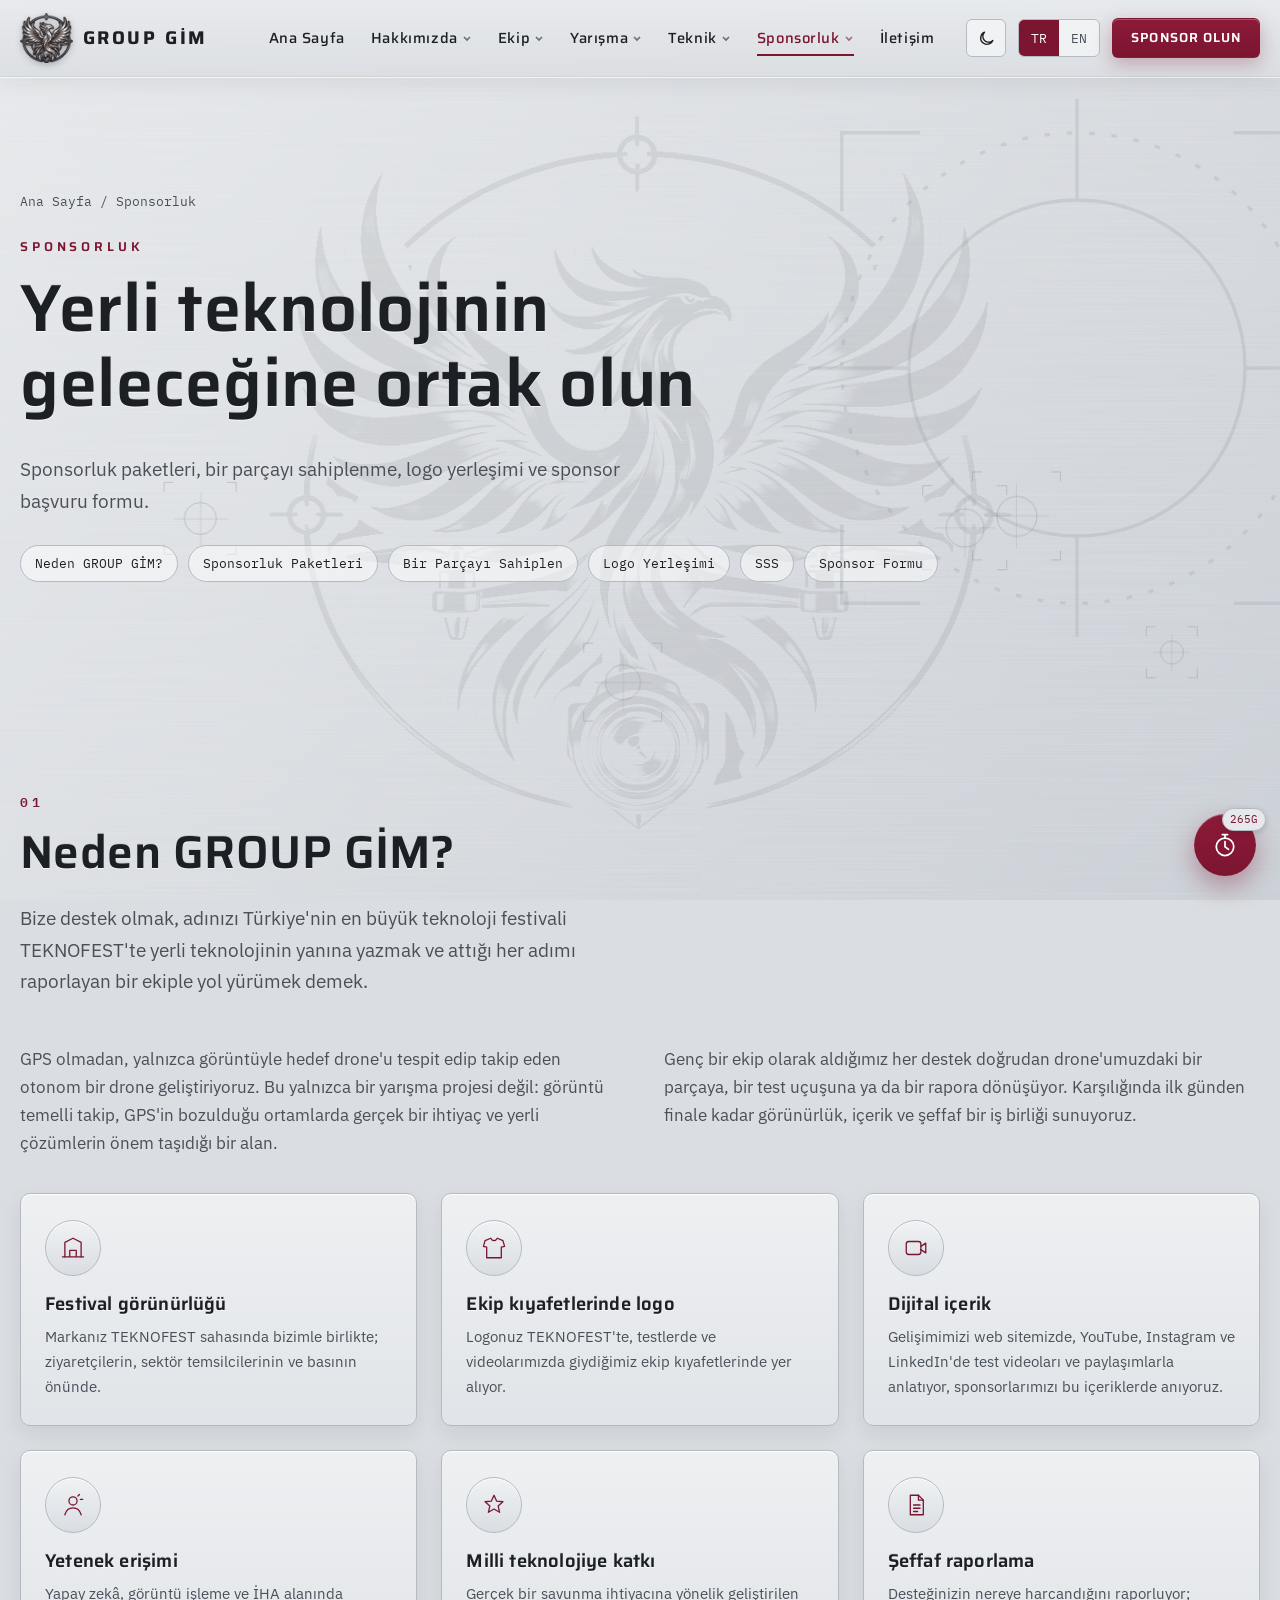
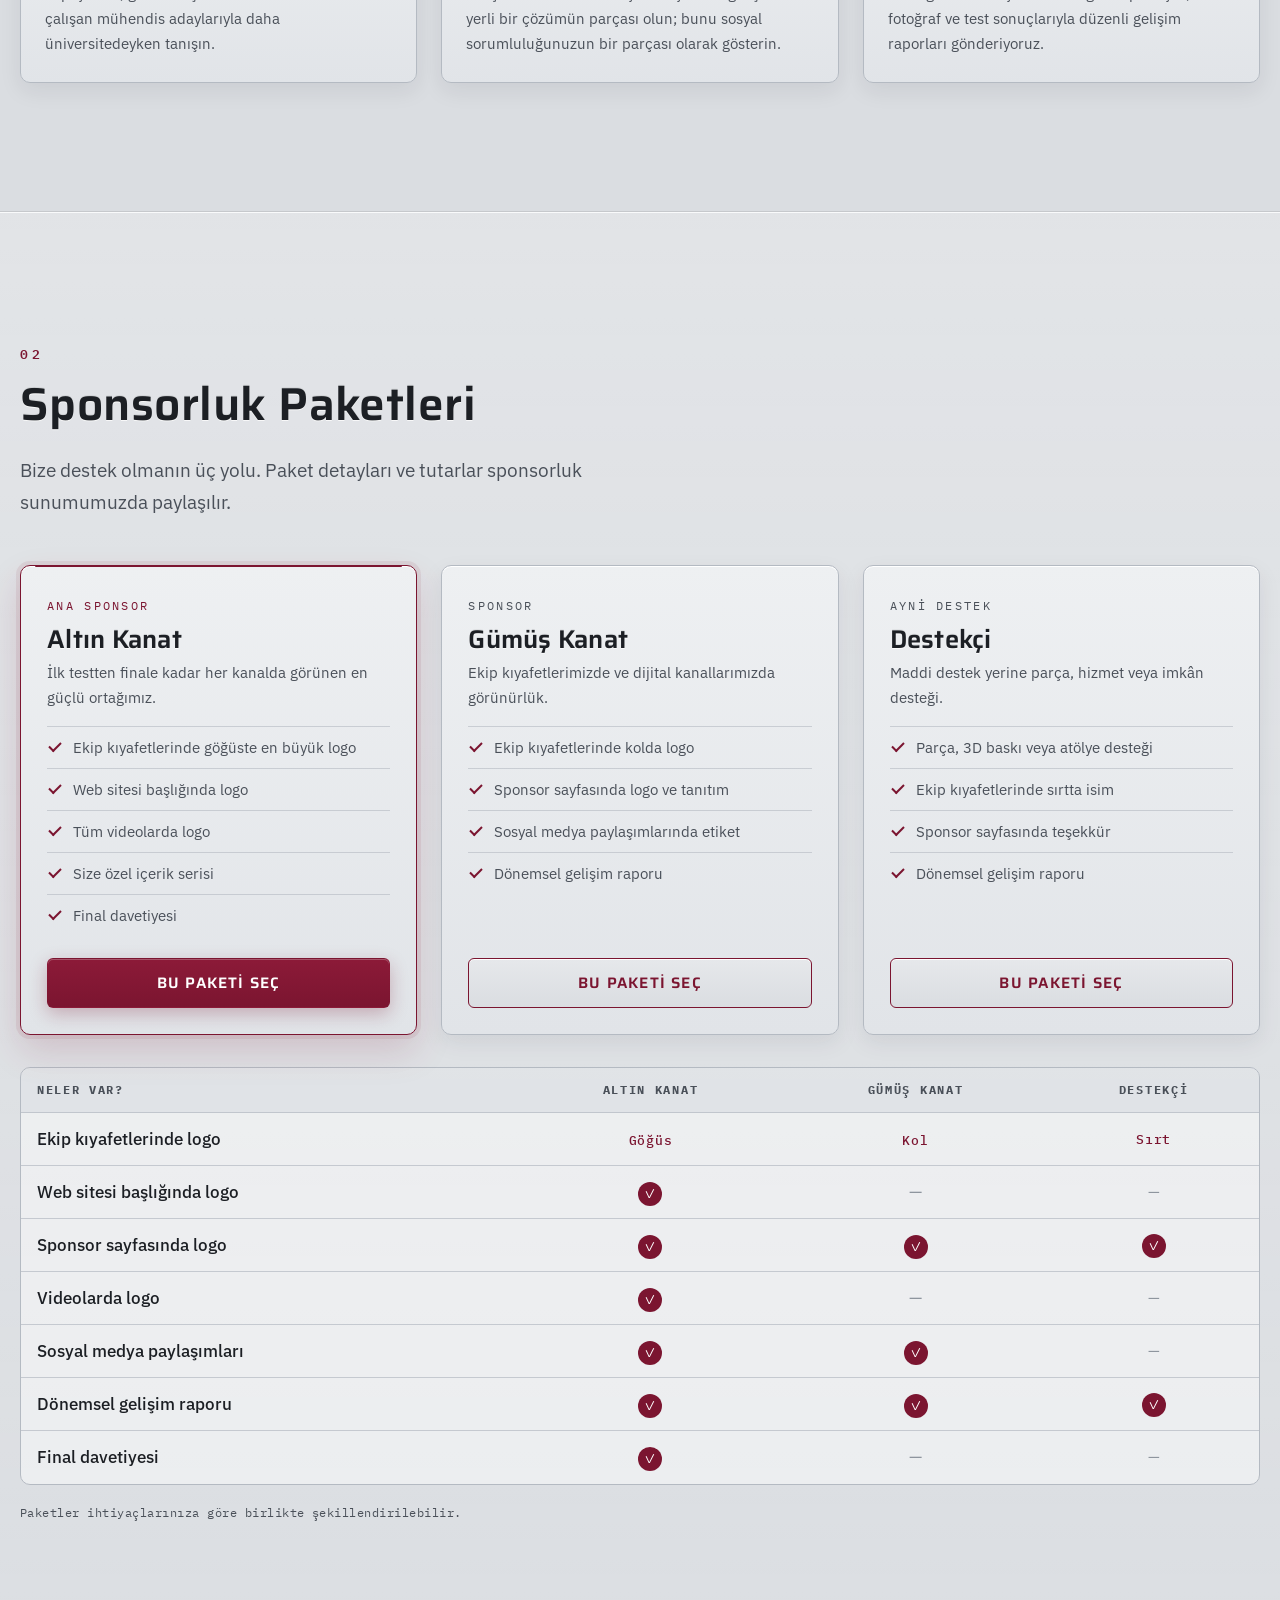
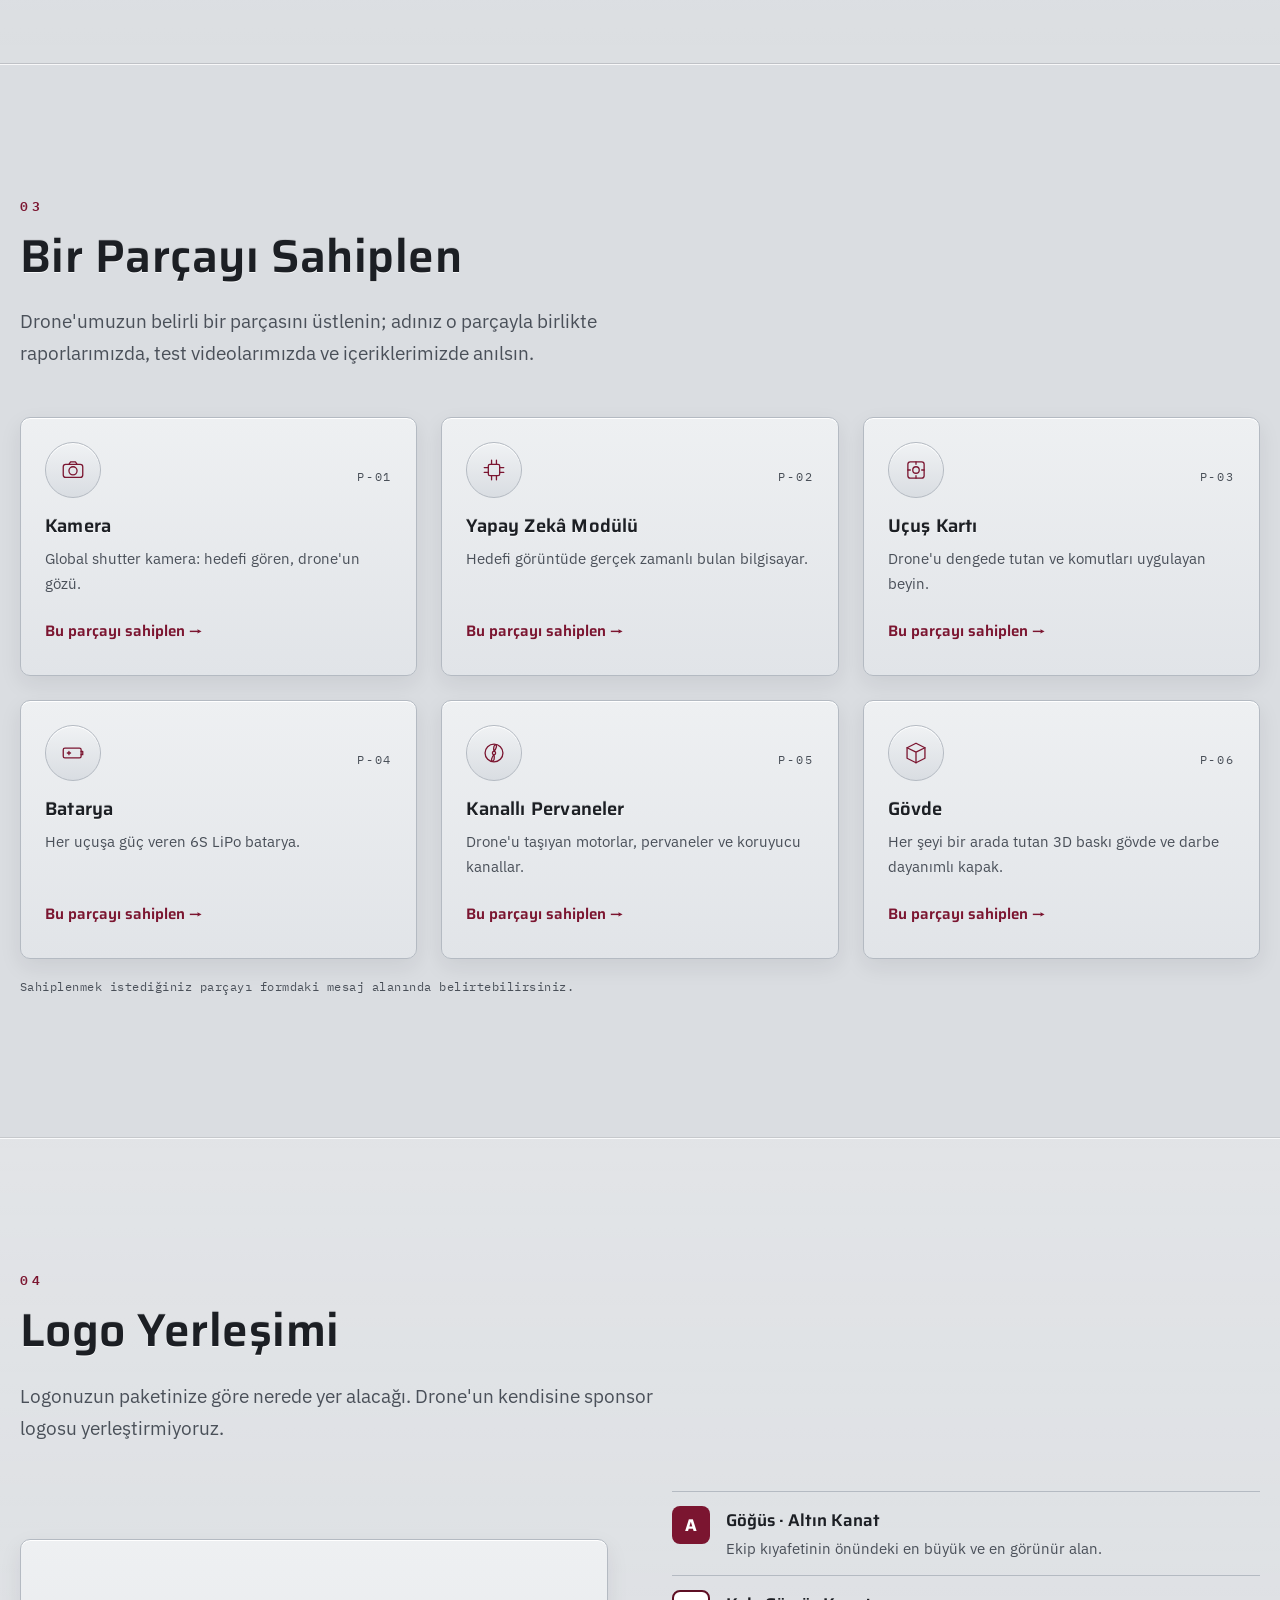
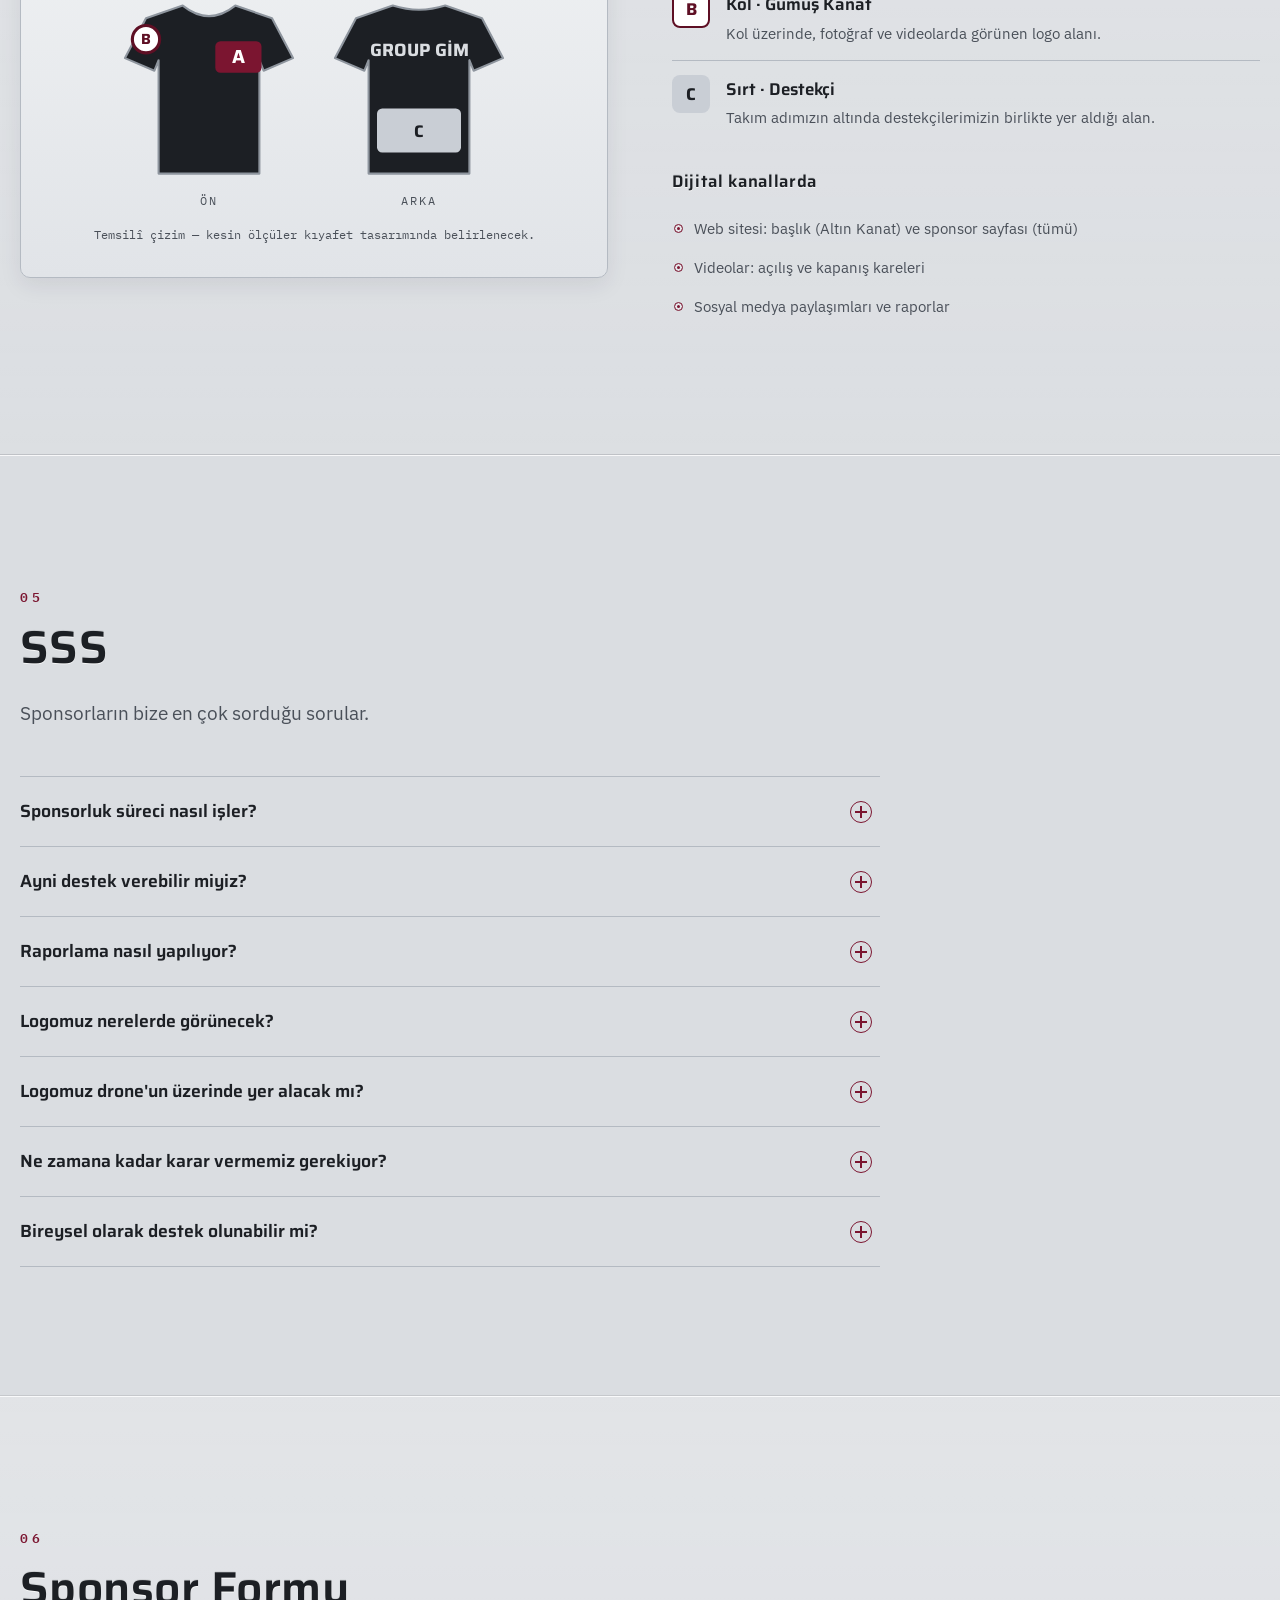
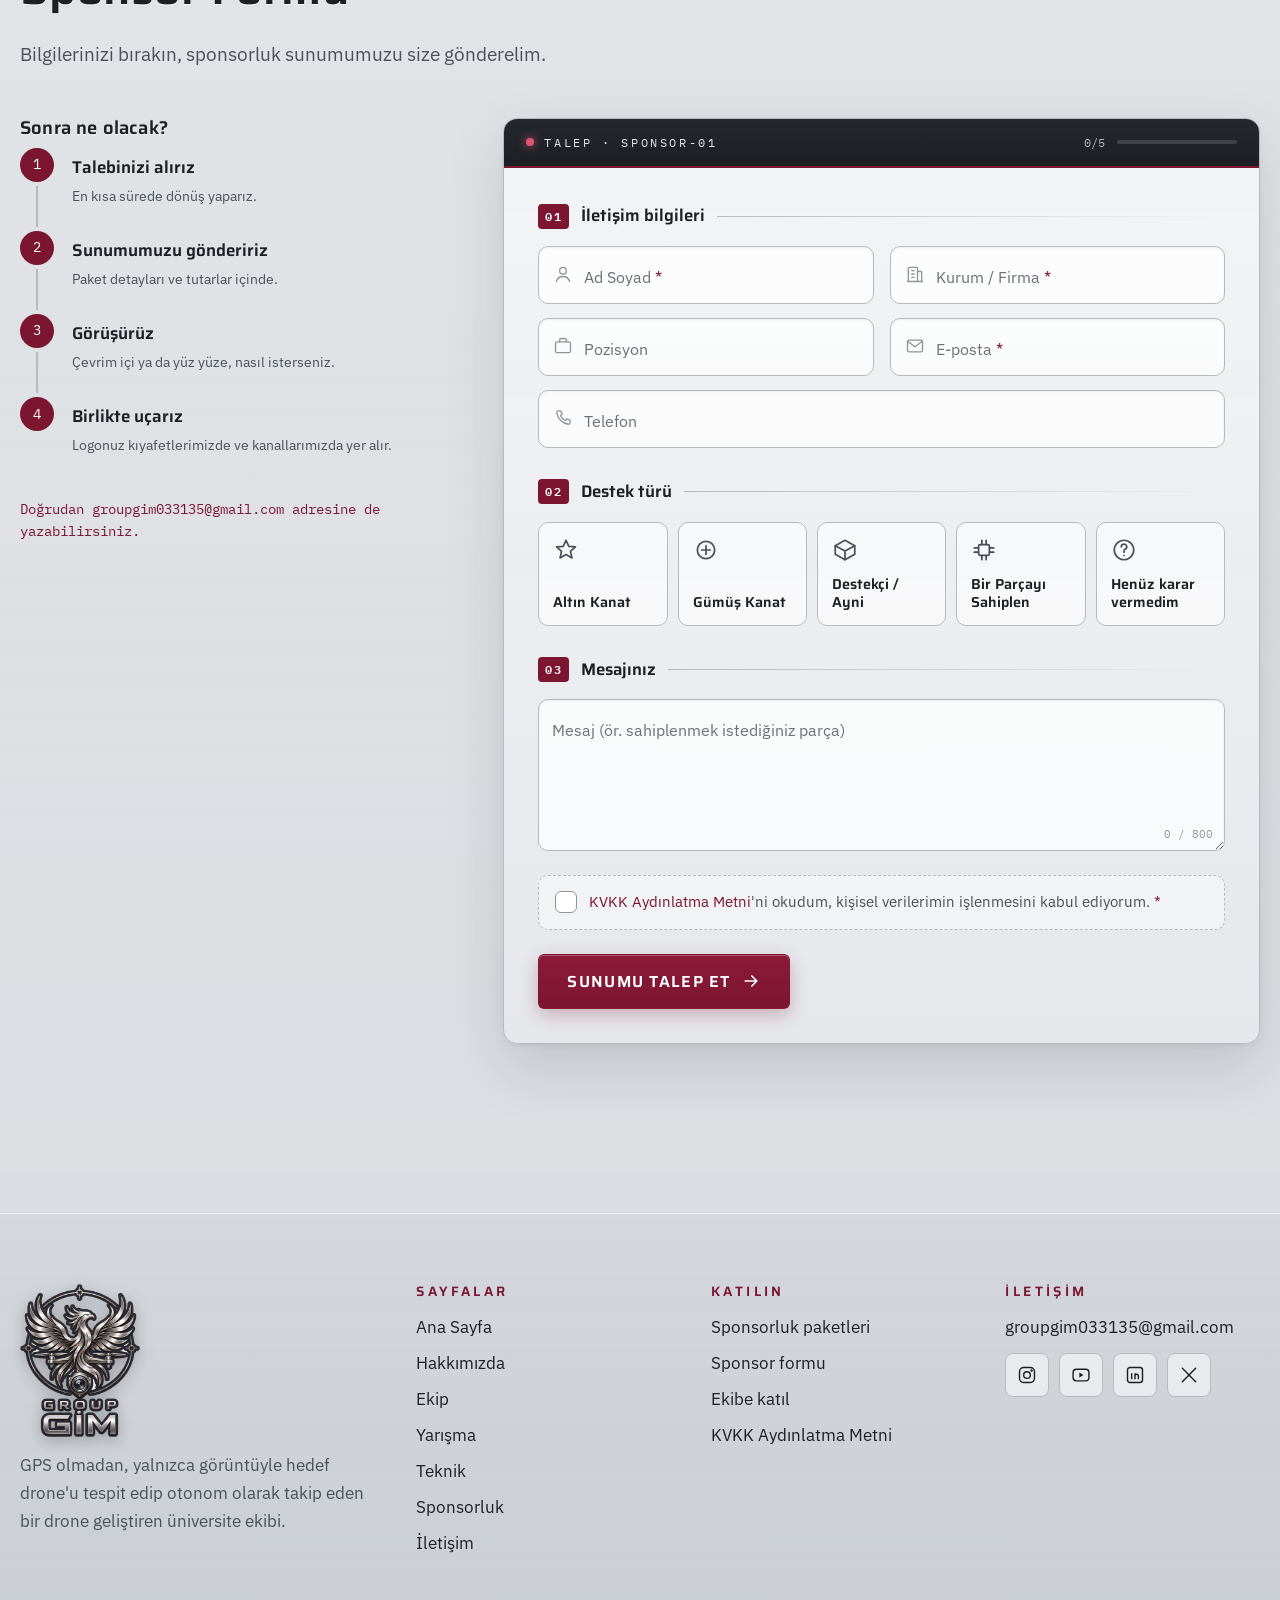
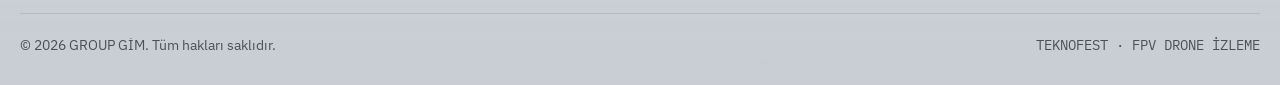
<file: sponsorluk.html>
<!doctype html>
<html lang="tr" data-lang="tr" class="no-js">
<head>
  <meta charset="utf-8">
  <meta name="viewport" content="width=device-width, initial-scale=1">
  <title data-en="Sponsorship — GROUP GİM">Sponsorluk — GROUP GİM</title>
  <meta name="description" content="Sponsorluk paketleri, bir parçayı sahiplenme, logo yerleşimi ve sponsor başvuru formu." data-en-content="Sponsorship packages, adopting a component, logo placement and the sponsor form.">
  <link rel="icon" type="image/png" href="assets/favicon-64.png">
  <link rel="apple-touch-icon" href="assets/apple-touch-icon.png">
  <link rel="preconnect" href="https://fonts.googleapis.com">
  <link rel="preconnect" href="https://fonts.gstatic.com" crossorigin>
  <link rel="stylesheet" href="https://fonts.googleapis.com/css2?family=IBM+Plex+Mono:wght@400;500&family=IBM+Plex+Sans:wght@400;500;600&family=Saira:wght@500;600;700&display=swap">
    <script>
    // Karanlık / açık mod: sayfa çizilmeden önce uygula (titreme olmasın)
    try { var t = localStorage.getItem("gim-theme"); if (t !== "dark" && t !== "light") t = matchMedia("(prefers-color-scheme: dark)").matches ? "dark" : "light"; document.documentElement.setAttribute("data-theme", t); } catch (e) {}
  </script>
  <link rel="stylesheet" href="css/style.css">
  <link rel="stylesheet" href="css/pages.css">
  <script src="js/site.js" defer></script>
  <script src="js/forms.js" defer></script>
</head>
<body data-page="sponsorship">
<header id="site-header"></header>

<main>
  <section class="page-hero">
    <svg class="big-reticle" viewBox="0 0 100 100" fill="none" stroke="currentColor" stroke-width=".6" aria-hidden="true"><circle cx="50" cy="50" r="30"/><circle cx="50" cy="50" r="42" stroke-dasharray="1 3"/><path d="M50 2v18M50 80v18M2 50h18M80 50h18"/><path d="M8 22V8h14M78 8h14v14M92 78v14H78M22 92H8V78"/></svg>
    <div class="container">
      <nav class="breadcrumb" aria-label="Konum" data-en-aria-label="Breadcrumb"><a href="index.html" data-en="Home">Ana Sayfa</a> / <span data-en="Sponsorship">Sponsorluk</span></nav>
      <span class="eyebrow" data-en="Sponsorship">Sponsorluk</span>
      <h1 data-en="Partner in the future of domestic technology">Yerli teknolojinin geleceğine ortak olun</h1>
      <p class="lead" data-en="Sponsorship packages, adopting a component, logo placement and the sponsor form.">Sponsorluk paketleri, bir parçayı sahiplenme, logo yerleşimi ve sponsor başvuru formu.</p>
      <div class="subnav"><a href="#neden-groupgim" data-en="Why GROUP GİM?">Neden GROUP GİM?</a><a href="#paketler" data-en="Sponsorship Packages">Sponsorluk Paketleri</a><a href="#parca-sahiplen" data-en="Adopt a Component">Bir Parçayı Sahiplen</a><a href="#logo-yerlesimi" data-en="Logo Placement">Logo Yerleşimi</a><a href="#sss" data-en="FAQ">SSS</a><a href="#sponsor-formu" data-en="Sponsor Form">Sponsor Formu</a></div>
    </div>
  </section>

  <!-- ============ 01 NEDEN GROUP GİM ============ -->
  <section class="section" id="neden-groupgim">
    <div class="container">
      <div class="section-head" data-reveal>
        <span class="eyebrow mono">01</span>
        <h2 data-en="Why GROUP GİM?">Neden GROUP GİM?</h2>
        <p class="lead" data-en="Supporting us means putting your name on domestic technology at TEKNOFEST, Türkiye's largest technology festival — and on a team that reports every step it takes.">Bize destek olmak, adınızı Türkiye'nin en büyük teknoloji festivali TEKNOFEST'te yerli teknolojinin yanına yazmak ve attığı her adımı raporlayan bir ekiple yol yürümek demek.</p>
      </div>

      <div class="grid grid-2 why-intro" data-reveal>
        <p data-en="We are building an autonomous drone that detects and follows a target drone using only vision, without GPS. This is not just a competition entry: vision-based tracking is a real need in places where GPS is jammed, and it is a field where domestic solutions matter.">GPS olmadan, yalnızca görüntüyle hedef drone'u tespit edip takip eden otonom bir drone geliştiriyoruz. Bu yalnızca bir yarışma projesi değil: görüntü temelli takip, GPS'in bozulduğu ortamlarda gerçek bir ihtiyaç ve yerli çözümlerin önem taşıdığı bir alan.</p>
        <p data-en="As a young team, every bit of support directly turns into a part on our drone, a test flight or a report. In return, we offer visibility, content and a transparent partnership from day one to the final.">Genç bir ekip olarak aldığımız her destek doğrudan drone'umuzdaki bir parçaya, bir test uçuşuna ya da bir rapora dönüşüyor. Karşılığında ilk günden finale kadar görünürlük, içerik ve şeffaf bir iş birliği sunuyoruz.</p>
      </div>

      <div class="grid grid-3 benefits">
        <article class="panel panel--hover value" data-reveal data-reveal-delay="1">
          <div class="value-ic"><svg viewBox="0 0 32 32" fill="none" stroke="currentColor" stroke-width="1.6" stroke-linecap="round" stroke-linejoin="round"><path d="M6 27V9l10-5 10 5v18"/><path d="M12 27v-8h8v8M3 27h26"/></svg></div>
          <h3 data-en="Festival visibility">Festival görünürlüğü</h3>
          <p data-en="Your brand is on the field with us at TEKNOFEST, in front of visitors, industry representatives and the press.">Markanız TEKNOFEST sahasında bizimle birlikte; ziyaretçilerin, sektör temsilcilerinin ve basının önünde.</p>
        </article>
        <article class="panel panel--hover value" data-reveal data-reveal-delay="2">
          <div class="value-ic"><svg viewBox="0 0 32 32" fill="none" stroke="currentColor" stroke-width="1.6" stroke-linecap="round" stroke-linejoin="round"><path d="M12 4c1 2 2.5 3 4 3s3-1 4-3l7 3 2 7-4 1v13H7V15l-4-1 2-7z"/></svg></div>
          <h3 data-en="Logo on team apparel">Ekip kıyafetlerinde logo</h3>
          <p data-en="Your logo is on the team apparel we wear at TEKNOFEST, during tests and in our videos.">Logonuz TEKNOFEST'te, testlerde ve videolarımızda giydiğimiz ekip kıyafetlerinde yer alıyor.</p>
        </article>
        <article class="panel panel--hover value" data-reveal data-reveal-delay="3">
          <div class="value-ic"><svg viewBox="0 0 32 32" fill="none" stroke="currentColor" stroke-width="1.6" stroke-linecap="round" stroke-linejoin="round"><rect x="4" y="8" width="18" height="16" rx="3"/><path d="m22 14 6-4v12l-6-4"/></svg></div>
          <h3 data-en="Digital content">Dijital içerik</h3>
          <p data-en="We share our progress through test videos and posts on our website, YouTube, Instagram and LinkedIn, and we mention our sponsors in them.">Gelişimimizi web sitemizde, YouTube, Instagram ve LinkedIn'de test videoları ve paylaşımlarla anlatıyor, sponsorlarımızı bu içeriklerde anıyoruz.</p>
        </article>
        <article class="panel panel--hover value" data-reveal data-reveal-delay="1">
          <div class="value-ic"><svg viewBox="0 0 32 32" fill="none" stroke="currentColor" stroke-width="1.6" stroke-linecap="round" stroke-linejoin="round"><circle cx="16" cy="11" r="5"/><path d="M6 28c1.5-5.5 5.5-8.5 10-8.5s8.5 3 10 8.5"/><path d="m22 5 2-2M25 9h3"/></svg></div>
          <h3 data-en="Access to talent">Yetenek erişimi</h3>
          <p data-en="Meet engineering students working on AI, image processing and UAVs while they are still at university.">Yapay zekâ, görüntü işleme ve İHA alanında çalışan mühendis adaylarıyla daha üniversitedeyken tanışın.</p>
        </article>
        <article class="panel panel--hover value" data-reveal data-reveal-delay="2">
          <div class="value-ic"><svg viewBox="0 0 32 32" fill="none" stroke="currentColor" stroke-width="1.6" stroke-linecap="round" stroke-linejoin="round"><path d="M16 4l3.2 7.2 7.8.8-5.9 5.2 1.8 7.8L16 21l-6.9 4 1.8-7.8L5 12l7.8-.8z"/></svg></div>
          <h3 data-en="Contribution to national technology">Milli teknolojiye katkı</h3>
          <p data-en="Be part of a domestic solution developed for a real defence need — and show it as part of your social responsibility.">Gerçek bir savunma ihtiyacına yönelik geliştirilen yerli bir çözümün parçası olun; bunu sosyal sorumluluğunuzun bir parçası olarak gösterin.</p>
        </article>
        <article class="panel panel--hover value" data-reveal data-reveal-delay="3">
          <div class="value-ic"><svg viewBox="0 0 32 32" fill="none" stroke="currentColor" stroke-width="1.6" stroke-linecap="round" stroke-linejoin="round"><path d="M9 4h10l6 6v18H9z"/><path d="M19 4v6h6M13 16h8M13 20h8M13 24h5"/></svg></div>
          <h3 data-en="Transparent reporting">Şeffaf raporlama</h3>
          <p data-en="We report how your support is spent, and send you regular progress reports with photos and test results.">Desteğinizin nereye harcandığını raporluyor; fotoğraf ve test sonuçlarıyla düzenli gelişim raporları gönderiyoruz.</p>
        </article>
      </div>
    </div>
  </section>

  <!-- ============ 02 SPONSORLUK PAKETLERİ ============ -->
  <section class="section section--alt" id="paketler">
    <div class="container">
      <div class="section-head" data-reveal>
        <span class="eyebrow mono">02</span>
        <h2 data-en="Sponsorship Packages">Sponsorluk Paketleri</h2>
        <p class="lead" data-en="Three ways to support us. Package details and amounts are shared in our sponsorship deck.">Bize destek olmanın üç yolu. Paket detayları ve tutarlar sponsorluk sunumumuzda paylaşılır.</p>
      </div>

      <div class="grid grid-3 packs">
        <article class="panel pack pack--gold" data-reveal data-reveal-delay="1">
          <span class="pack-tag mono" data-en="MAIN SPONSOR">ANA SPONSOR</span>
          <h3 data-en="Gold Wing">Altın Kanat</h3>
          <p class="muted" data-en="Our strongest partner, visible on every channel from the first test to the final.">İlk testten finale kadar her kanalda görünen en güçlü ortağımız.</p>
          <ul class="pack-list">
            <li data-en="Largest logo on the chest of team apparel">Ekip kıyafetlerinde göğüste en büyük logo</li>
            <li data-en="Logo in the website header">Web sitesi başlığında logo</li>
            <li data-en="Logo in every video">Tüm videolarda logo</li>
            <li data-en="Dedicated content series">Size özel içerik serisi</li>
            <li data-en="Invitation to the final">Final davetiyesi</li>
          </ul>
          <button type="button" class="btn btn--primary pack-btn" data-pick="Altın Kanat" data-en="Choose this package">Bu paketi seç</button>
        </article>

        <article class="panel pack" data-reveal data-reveal-delay="2">
          <span class="pack-tag mono" data-en="SPONSOR">SPONSOR</span>
          <h3 data-en="Silver Wing">Gümüş Kanat</h3>
          <p class="muted" data-en="Visibility on our team apparel and digital channels.">Ekip kıyafetlerimizde ve dijital kanallarımızda görünürlük.</p>
          <ul class="pack-list">
            <li data-en="Logo on the sleeve of team apparel">Ekip kıyafetlerinde kolda logo</li>
            <li data-en="Logo and intro on the sponsor page">Sponsor sayfasında logo ve tanıtım</li>
            <li data-en="Tagged in social media posts">Sosyal medya paylaşımlarında etiket</li>
            <li data-en="Periodic progress reports">Dönemsel gelişim raporu</li>
          </ul>
          <button type="button" class="btn btn--ghost pack-btn" data-pick="Gümüş Kanat" data-en="Choose this package">Bu paketi seç</button>
        </article>

        <article class="panel pack" data-reveal data-reveal-delay="3">
          <span class="pack-tag mono" data-en="IN-KIND">AYNİ DESTEK</span>
          <h3 data-en="Supporter">Destekçi</h3>
          <p class="muted" data-en="Support with parts, services or facilities instead of funds.">Maddi destek yerine parça, hizmet veya imkân desteği.</p>
          <ul class="pack-list">
            <li data-en="Parts, 3D printing or workshop support">Parça, 3D baskı veya atölye desteği</li>
            <li data-en="Name on the back of team apparel">Ekip kıyafetlerinde sırtta isim</li>
            <li data-en="Thank-you on the sponsor page">Sponsor sayfasında teşekkür</li>
            <li data-en="Periodic progress reports">Dönemsel gelişim raporu</li>
          </ul>
          <button type="button" class="btn btn--ghost pack-btn" data-pick="Destekçi / Ayni Destek" data-en="Choose this package">Bu paketi seç</button>
        </article>
      </div>

      <div class="table-wrap compare" data-reveal>
        <table class="specs">
          <thead>
            <tr><th data-en="What you get">Neler var?</th><th data-en="Gold Wing">Altın Kanat</th><th data-en="Silver Wing">Gümüş Kanat</th><th data-en="Supporter">Destekçi</th></tr>
          </thead>
          <tbody>
            <tr><td data-en="Logo on team apparel">Ekip kıyafetlerinde logo</td><td><span class="cell-txt" data-en="Chest">Göğüs</span></td><td><span class="cell-txt" data-en="Sleeve">Kol</span></td><td><span class="cell-txt" data-en="Back">Sırt</span></td></tr>
            <tr><td data-en="Logo in the website header">Web sitesi başlığında logo</td><td><span class="yes">✓</span></td><td><span class="no">—</span></td><td><span class="no">—</span></td></tr>
            <tr><td data-en="Logo on the sponsor page">Sponsor sayfasında logo</td><td><span class="yes">✓</span></td><td><span class="yes">✓</span></td><td><span class="yes">✓</span></td></tr>
            <tr><td data-en="Logo in videos">Videolarda logo</td><td><span class="yes">✓</span></td><td><span class="no">—</span></td><td><span class="no">—</span></td></tr>
            <tr><td data-en="Social media mentions">Sosyal medya paylaşımları</td><td><span class="yes">✓</span></td><td><span class="yes">✓</span></td><td><span class="no">—</span></td></tr>
            <tr><td data-en="Periodic progress report">Dönemsel gelişim raporu</td><td><span class="yes">✓</span></td><td><span class="yes">✓</span></td><td><span class="yes">✓</span></td></tr>
            <tr><td data-en="Invitation to the final">Final davetiyesi</td><td><span class="yes">✓</span></td><td><span class="no">—</span></td><td><span class="no">—</span></td></tr>
          </tbody>
        </table>
      </div>
      <p class="src mono" data-reveal data-en="Packages can be tailored to your needs.">Paketler ihtiyaçlarınıza göre birlikte şekillendirilebilir.</p>
    </div>
  </section>

  <!-- ============ 03 BİR PARÇAYI SAHİPLEN ============ -->
  <section class="section" id="parca-sahiplen">
    <div class="container">
      <div class="section-head" data-reveal>
        <span class="eyebrow mono">03</span>
        <h2 data-en="Adopt a Component">Bir Parçayı Sahiplen</h2>
        <p class="lead" data-en="Cover a specific component of our drone and your name is associated with that part in our reports, test videos and content.">Drone'umuzun belirli bir parçasını üstlenin; adınız o parçayla birlikte raporlarımızda, test videolarımızda ve içeriklerimizde anılsın.</p>
      </div>

      <div class="grid grid-3 parts">
        <article class="panel panel--hover part" data-reveal data-reveal-delay="1">
          <div class="part-head"><div class="value-ic"><svg viewBox="0 0 32 32" fill="none" stroke="currentColor" stroke-width="1.6" stroke-linecap="round" stroke-linejoin="round"><rect x="4" y="9" width="24" height="16" rx="3"/><circle cx="16" cy="17" r="5"/><path d="M11 9l2-3h6l2 3"/></svg></div><span class="mono part-no">P-01</span></div>
          <h3 data-en="Camera">Kamera</h3>
          <p data-en="The global shutter camera: the drone's eye that sees the target.">Global shutter kamera: hedefi gören, drone'un gözü.</p>
          <button type="button" class="part-btn" data-pick="Bir Parçayı Sahiplen" data-en="Adopt this part →">Bu parçayı sahiplen →</button>
        </article>
        <article class="panel panel--hover part" data-reveal data-reveal-delay="2">
          <div class="part-head"><div class="value-ic"><svg viewBox="0 0 32 32" fill="none" stroke="currentColor" stroke-width="1.6" stroke-linecap="round" stroke-linejoin="round"><rect x="9" y="9" width="14" height="14" rx="2"/><path d="M13 4v5M19 4v5M13 23v5M19 23v5M4 13h5M4 19h5M23 13h5M23 19h5"/></svg></div><span class="mono part-no">P-02</span></div>
          <h3 data-en="AI Module">Yapay Zekâ Modülü</h3>
          <p data-en="The computer that finds the target in the image in real time.">Hedefi görüntüde gerçek zamanlı bulan bilgisayar.</p>
          <button type="button" class="part-btn" data-pick="Bir Parçayı Sahiplen" data-en="Adopt this part →">Bu parçayı sahiplen →</button>
        </article>
        <article class="panel panel--hover part" data-reveal data-reveal-delay="3">
          <div class="part-head"><div class="value-ic"><svg viewBox="0 0 32 32" fill="none" stroke="currentColor" stroke-width="1.6" stroke-linecap="round" stroke-linejoin="round"><rect x="6" y="6" width="20" height="20" rx="3"/><circle cx="16" cy="16" r="4"/><path d="M16 6v3M16 23v3M6 16h3M23 16h3"/></svg></div><span class="mono part-no">P-03</span></div>
          <h3 data-en="Flight Controller">Uçuş Kartı</h3>
          <p data-en="The brain that keeps the drone stable and executes commands.">Drone'u dengede tutan ve komutları uygulayan beyin.</p>
          <button type="button" class="part-btn" data-pick="Bir Parçayı Sahiplen" data-en="Adopt this part →">Bu parçayı sahiplen →</button>
        </article>
        <article class="panel panel--hover part" data-reveal data-reveal-delay="1">
          <div class="part-head"><div class="value-ic"><svg viewBox="0 0 32 32" fill="none" stroke="currentColor" stroke-width="1.6" stroke-linecap="round" stroke-linejoin="round"><rect x="4" y="10" width="22" height="12" rx="2"/><path d="M26 14h2v4h-2M9 16h4M11 14v4"/></svg></div><span class="mono part-no">P-04</span></div>
          <h3 data-en="Battery">Batarya</h3>
          <p data-en="The 6S LiPo battery that powers every flight.">Her uçuşa güç veren 6S LiPo batarya.</p>
          <button type="button" class="part-btn" data-pick="Bir Parçayı Sahiplen" data-en="Adopt this part →">Bu parçayı sahiplen →</button>
        </article>
        <article class="panel panel--hover part" data-reveal data-reveal-delay="2">
          <div class="part-head"><div class="value-ic"><svg viewBox="0 0 32 32" fill="none" stroke="currentColor" stroke-width="1.6" stroke-linecap="round" stroke-linejoin="round"><circle cx="16" cy="16" r="11"/><circle cx="16" cy="16" r="2"/><path d="M16 14c-1-5 0-8 2-8s1 5-2 8zM16 18c1 5 0 8-2 8s-1-5 2-8z"/></svg></div><span class="mono part-no">P-05</span></div>
          <h3 data-en="Ducted Propellers">Kanallı Pervaneler</h3>
          <p data-en="Motors, propellers and protective ducts that carry the drone.">Drone'u taşıyan motorlar, pervaneler ve koruyucu kanallar.</p>
          <button type="button" class="part-btn" data-pick="Bir Parçayı Sahiplen" data-en="Adopt this part →">Bu parçayı sahiplen →</button>
        </article>
        <article class="panel panel--hover part" data-reveal data-reveal-delay="3">
          <div class="part-head"><div class="value-ic"><svg viewBox="0 0 32 32" fill="none" stroke="currentColor" stroke-width="1.6" stroke-linecap="round" stroke-linejoin="round"><path d="M16 4 5 9.5v13L16 28l11-5.5v-13z"/><path d="M5 9.5 16 15l11-5.5M16 15v13"/></svg></div><span class="mono part-no">P-06</span></div>
          <h3 data-en="Frame">Gövde</h3>
          <p data-en="The 3D-printed frame and impact-resistant canopy that hold everything together.">Her şeyi bir arada tutan 3D baskı gövde ve darbe dayanımlı kapak.</p>
          <button type="button" class="part-btn" data-pick="Bir Parçayı Sahiplen" data-en="Adopt this part →">Bu parçayı sahiplen →</button>
        </article>
      </div>
      <p class="src mono" data-reveal data-en="You can mention the part you want to adopt in the message field of the form.">Sahiplenmek istediğiniz parçayı formdaki mesaj alanında belirtebilirsiniz.</p>
    </div>
  </section>

  <!-- ============ 04 LOGO YERLEŞİMİ ============ -->
  <section class="section section--alt" id="logo-yerlesimi">
    <div class="container">
      <div class="section-head" data-reveal>
        <span class="eyebrow mono">04</span>
        <h2 data-en="Logo Placement">Logo Yerleşimi</h2>
        <p class="lead" data-en="Where your logo will appear, by package. We do not place sponsor logos on the drone itself.">Logonuzun paketinize göre nerede yer alacağı. Drone'un kendisine sponsor logosu yerleştirmiyoruz.</p>
      </div>

      <div class="grid grid-2 placement">
        <figure class="panel placement-fig" data-reveal>
          <svg viewBox="0 0 400 230" role="img" aria-label="Ekip kıyafeti ön ve arka görünüm: logo yerleşim alanları" data-en-aria-label="Team apparel front and back view: logo placement areas">
            <g stroke="#8E959E" stroke-width="2" stroke-linejoin="round" fill="#1C1F24">
              <path transform="translate(20 22)" d="M55 10Q80 30 105 10L140 22L160 60L132 72L128 62V170H32V62L28 72L0 60L20 22Z"/>
              <path transform="translate(220 22)" d="M55 10Q80 18 105 10L140 22L160 60L132 72L128 62V170H32V62L28 72L0 60L20 22Z"/>
            </g>
            <!-- A: göğüs (Altın Kanat) -->
            <rect x="106" y="66" width="44" height="30" rx="5" fill="#7B1530"/>
            <text x="128" y="87" text-anchor="middle" font-family="Saira, sans-serif" font-weight="700" font-size="18" fill="#fff">A</text>
            <!-- B: kol (Gümüş Kanat) -->
            <circle cx="40" cy="64" r="13" fill="#fff" stroke="#5E0F24" stroke-width="3"/>
            <text x="40" y="69" text-anchor="middle" font-family="Saira, sans-serif" font-weight="700" font-size="14" fill="#5E0F24">B</text>
            <!-- Arka: takım adı + C (Destekçi) -->
            <text x="300" y="80" text-anchor="middle" font-family="Saira, sans-serif" font-weight="700" font-size="17" fill="#DADDE1">GROUP GİM</text>
            <rect x="260" y="130" width="80" height="42" rx="5" fill="#C9CED5"/>
            <text x="300" y="157" text-anchor="middle" font-family="Saira, sans-serif" font-weight="700" font-size="16" fill="#1C1F24">C</text>
            <g font-family="IBM Plex Mono, monospace" font-size="11" fill="#4A5059" text-anchor="middle" letter-spacing="2">
              <text x="100" y="222" data-en="FRONT">ÖN</text><text x="300" y="222" data-en="BACK">ARKA</text>
            </g>
          </svg>
          <figcaption class="mono" data-en="Representative drawing — exact sizes will be set in the final apparel design.">Temsilî çizim — kesin ölçüler kıyafet tasarımında belirlenecek.</figcaption>
        </figure>

        <div data-reveal data-reveal-delay="2">
          <ul class="zones">
            <li>
              <span class="zone zone--a">A</span>
              <div><b data-en="Chest · Gold Wing">Göğüs · Altın Kanat</b><p data-en="The largest and most visible area on the front of our team apparel.">Ekip kıyafetinin önündeki en büyük ve en görünür alan.</p></div>
            </li>
            <li>
              <span class="zone zone--b">B</span>
              <div><b data-en="Sleeve · Silver Wing">Kol · Gümüş Kanat</b><p data-en="A logo on the sleeve, visible in photos and videos.">Kol üzerinde, fotoğraf ve videolarda görünen logo alanı.</p></div>
            </li>
            <li>
              <span class="zone zone--c">C</span>
              <div><b data-en="Back · Supporter">Sırt · Destekçi</b><p data-en="Supporter names listed together under our team name.">Takım adımızın altında destekçilerimizin birlikte yer aldığı alan.</p></div>
            </li>
          </ul>
          <h3 class="col-title" data-en="Digital channels">Dijital kanallarda</h3>
          <ul class="rule-list">
            <li data-en="Website: header (Gold Wing) and sponsor page (all)">Web sitesi: başlık (Altın Kanat) ve sponsor sayfası (tümü)</li>
            <li data-en="Videos: opening and closing frames">Videolar: açılış ve kapanış kareleri</li>
            <li data-en="Social media posts and reports">Sosyal medya paylaşımları ve raporlar</li>
          </ul>
        </div>
      </div>
    </div>
  </section>

  <!-- ============ 05 SSS ============ -->
  <section class="section" id="sss">
    <div class="container">
      <div class="section-head" data-reveal>
        <span class="eyebrow mono">05</span>
        <h2 data-en="FAQ">SSS</h2>
        <p class="lead" data-en="The questions sponsors ask us most.">Sponsorların bize en çok sorduğu sorular.</p>
      </div>
      <div class="faq" data-reveal>
        <details>
          <summary data-en="How does the sponsorship process work?">Sponsorluk süreci nasıl işler?</summary>
          <p data-en="You fill in the form below, we send you our sponsorship deck, we meet to agree on the details and then we start working together. Your logo is added to our channels as soon as the agreement is made.">Aşağıdaki formu doldurursunuz, size sponsorluk sunumumuzu göndeririz, detayları konuşmak için görüşürüz ve ardından iş birliğine başlarız. Anlaşma yapıldığı anda logonuz kanallarımıza eklenir.</p>
        </details>
        <details>
          <summary data-en="Can we provide in-kind support?">Ayni destek verebilir miyiz?</summary>
          <p data-en="Yes. Parts, 3D printing, workshop access, equipment or services are all valuable to us. The Supporter package is designed for this.">Evet. Parça, 3D baskı, atölye imkânı, ekipman ya da hizmet desteği bizim için çok değerli. Destekçi paketi bunun için tasarlandı.</p>
        </details>
        <details>
          <summary data-en="How is the reporting done?">Raporlama nasıl yapılıyor?</summary>
          <p data-en="We send our sponsors regular progress reports with photos, test results and a breakdown of how the support was spent.">Sponsorlarımıza fotoğraflar, test sonuçları ve desteğin nasıl harcandığını gösteren dökümle birlikte düzenli gelişim raporları gönderiyoruz.</p>
        </details>
        <details>
          <summary data-en="Where will our logo appear?">Logomuz nerelerde görünecek?</summary>
          <p data-en="It depends on your package: on our team apparel, on our website, in our videos and in social media posts. You can see the details in the Logo Placement section.">Paketinize göre ekip kıyafetlerimizde, web sitemizde, videolarımızda ve sosyal medya paylaşımlarında. Detayları Logo Yerleşimi bölümünde görebilirsiniz.</p>
        </details>
        <details>
          <summary data-en="Will our logo be on the drone?">Logomuz drone'un üzerinde yer alacak mı?</summary>
          <p data-en="No. We do not place sponsor logos on the drone itself; your visibility comes from our team apparel, website, videos and social media.">Hayır. Drone'un kendisine sponsor logosu yerleştirmiyoruz; görünürlüğünüz ekip kıyafetlerimiz, web sitemiz, videolarımız ve sosyal medya hesaplarımız üzerinden sağlanıyor.</p>
        </details>
        <details>
          <summary data-en="When should we decide?">Ne zamana kadar karar vermemiz gerekiyor?</summary>
          <p data-en="The earlier, the better: support at the start lets us build the prototype on time, and your logo appears in more content. You can join us at any stage, though.">Ne kadar erken, o kadar iyi: başlangıçtaki destek prototipi zamanında üretmemizi sağlıyor ve logonuz daha fazla içerikte yer alıyor. Yine de her aşamada aramıza katılabilirsiniz.</p>
        </details>
        <details>
          <summary data-en="Can individuals support you?">Bireysel olarak destek olunabilir mi?</summary>
          <p data-en="Of course. Write to us through the form or by email and we will find the most suitable way together.">Elbette. Form ya da e-posta üzerinden bize yazın, en uygun yolu birlikte bulalım.</p>
        </details>
      </div>
    </div>
  </section>

  <!-- ============ 06 SPONSOR FORMU ============ -->
  <section class="section section--alt" id="sponsor-formu">
    <div class="container">
      <div class="section-head" data-reveal>
        <span class="eyebrow mono">06</span>
        <h2 data-en="Sponsor Form">Sponsor Formu</h2>
        <p class="lead" data-en="Leave your details and we will send you our sponsorship deck.">Bilgilerinizi bırakın, sponsorluk sunumumuzu size gönderelim.</p>
      </div>

      <div class="join">
        <aside class="join-roles" data-reveal>
          <h3 data-en="What happens next?">Sonra ne olacak?</h3>
          <ol class="next-steps">
            <li><b data-en="We receive your request">Talebinizi alırız</b><span data-en="We get back to you as soon as possible.">En kısa sürede dönüş yaparız.</span></li>
            <li><b data-en="We send our deck">Sunumumuzu göndeririz</b><span data-en="Package details and amounts are in it.">Paket detayları ve tutarlar içinde.</span></li>
            <li><b data-en="We meet">Görüşürüz</b><span data-en="Online or face to face, as you prefer.">Çevrim içi ya da yüz yüze, nasıl isterseniz.</span></li>
            <li><b data-en="We fly together">Birlikte uçarız</b><span data-en="Your logo appears on our apparel and channels.">Logonuz kıyafetlerimizde ve kanallarımızda yer alır.</span></li>
          </ol>
          <p class="note" data-en="You can also write directly to groupgim033135@gmail.com">Doğrudan groupgim033135@gmail.com adresine de yazabilirsiniz.</p>
        </aside>

        <form class="gim-form" id="sponsor-form" data-reveal data-reveal-delay="2" novalidate
              data-subject="GROUP GİM — Sponsorluk Talebi">
          <div class="gf-head">
            <div class="gf-title">
              <span class="gf-dot" aria-hidden="true"></span>
              <span class="mono" data-en="REQUEST · SPONSOR-01">TALEP · SPONSOR-01</span>
            </div>
            <div class="gf-progress" aria-hidden="true">
              <span class="mono gf-count">0/5</span>
              <span class="gf-bar"><i></i></span>
            </div>
          </div>

          <div class="gf-body">
            <div class="gf-sec"><span class="mono">01</span><span data-en="Contact details">İletişim bilgileri</span></div>
            <div class="form-grid">
              <div class="field fl">
                <svg class="f-ic" viewBox="0 0 24 24" aria-hidden="true"><circle cx="12" cy="8" r="4"/><path d="M4 21c1.2-4 4.3-6 8-6s6.8 2 8 6"/></svg>
                <input id="s-name" name="ad_soyad" type="text" autocomplete="name" placeholder=" " required>
                <label for="s-name"><span data-en="Full name">Ad Soyad</span> <i class="req">*</i></label>
              </div>
              <div class="field fl">
                <svg class="f-ic" viewBox="0 0 24 24" aria-hidden="true"><path d="M4 21V5a1 1 0 0 1 1-1h9a1 1 0 0 1 1 1v16M15 9h4a1 1 0 0 1 1 1v11M3 21h18M8 8h3M8 12h3M8 16h3"/></svg>
                <input id="s-org" name="kurum" type="text" autocomplete="organization" placeholder=" " required>
                <label for="s-org"><span data-en="Company / Organisation">Kurum / Firma</span> <i class="req">*</i></label>
              </div>
              <div class="field fl">
                <svg class="f-ic" viewBox="0 0 24 24" aria-hidden="true"><rect x="3" y="7" width="18" height="13" rx="2"/><path d="M8 7V5a2 2 0 0 1 2-2h4a2 2 0 0 1 2 2v2"/></svg>
                <input id="s-pos" name="pozisyon" type="text" autocomplete="organization-title" placeholder=" ">
                <label for="s-pos"><span data-en="Position">Pozisyon</span></label>
              </div>
              <div class="field fl">
                <svg class="f-ic" viewBox="0 0 24 24" aria-hidden="true"><rect x="3" y="5" width="18" height="14" rx="2"/><path d="M3.5 6.5 12 13l8.5-6.5"/></svg>
                <input id="s-email" name="eposta" type="email" autocomplete="email" placeholder=" " required>
                <label for="s-email"><span data-en="Email">E-posta</span> <i class="req">*</i></label>
              </div>
              <div class="field fl field--full">
                <svg class="f-ic" viewBox="0 0 24 24" aria-hidden="true"><path d="M6.5 3.5h3l1.5 4-2 1.5a11 11 0 0 0 6 6l1.5-2 4 1.5v3a2 2 0 0 1-2 2A16 16 0 0 1 4.5 5.5a2 2 0 0 1 2-2z"/></svg>
                <input id="s-phone" name="telefon" type="tel" autocomplete="tel" placeholder=" ">
                <label for="s-phone"><span data-en="Phone">Telefon</span></label>
              </div>
            </div>

            <div class="gf-sec"><span class="mono">02</span><span data-en="Type of support">Destek türü</span></div>
            <fieldset class="field opt-field">
              <legend class="sr-only" data-en="Type of support">Destek türü</legend>
              <div class="opt-grid">
                <label class="opt">
                  <input type="radio" name="destek_turu" value="Altın Kanat" required>
                  <span class="opt-box">
                    <svg viewBox="0 0 24 24" aria-hidden="true"><path d="M12 3l2.6 5.6 6.1.6-4.6 4.1 1.4 6L12 16.2 6.5 19.3l1.4-6L3.3 9.2l6.1-.6z"/></svg>
                    <b data-en="Gold Wing">Altın Kanat</b>
                  </span>
                </label>
                <label class="opt">
                  <input type="radio" name="destek_turu" value="Gümüş Kanat">
                  <span class="opt-box">
                    <svg viewBox="0 0 24 24" aria-hidden="true"><circle cx="12" cy="12" r="8"/><path d="M12 8v8M8 12h8"/></svg>
                    <b data-en="Silver Wing">Gümüş Kanat</b>
                  </span>
                </label>
                <label class="opt">
                  <input type="radio" name="destek_turu" value="Destekçi / Ayni Destek">
                  <span class="opt-box">
                    <svg viewBox="0 0 24 24" aria-hidden="true"><path d="M21 8 12 3 3 8v8l9 5 9-5z"/><path d="M3 8l9 5 9-5M12 13v8"/></svg>
                    <b data-en="Supporter / In-kind">Destekçi / Ayni</b>
                  </span>
                </label>
                <label class="opt">
                  <input type="radio" name="destek_turu" value="Bir Parçayı Sahiplen">
                  <span class="opt-box">
                    <svg viewBox="0 0 24 24" aria-hidden="true"><rect x="7" y="7" width="10" height="10" rx="1.5"/><path d="M10 3v4M14 3v4M10 17v4M14 17v4M3 10h4M3 14h4M17 10h4M17 14h4"/></svg>
                    <b data-en="Adopt a Component">Bir Parçayı Sahiplen</b>
                  </span>
                </label>
                <label class="opt">
                  <input type="radio" name="destek_turu" value="Henüz karar vermedim">
                  <span class="opt-box">
                    <svg viewBox="0 0 24 24" aria-hidden="true"><circle cx="12" cy="12" r="9"/><path d="M9.5 9a2.5 2.5 0 1 1 3.5 2.3c-.6.3-1 .9-1 1.6V14M12 17v.01"/></svg>
                    <b data-en="Not decided yet">Henüz karar vermedim</b>
                  </span>
                </label>
              </div>
            </fieldset>

            <div class="gf-sec"><span class="mono">03</span><span data-en="Your message">Mesajınız</span></div>
            <div class="form-grid">
              <div class="field fl field--full">
                <textarea id="s-msg" name="mesaj" rows="4" maxlength="800" placeholder=" "></textarea>
                <label for="s-msg"><span data-en="Message (e.g. the part you want to adopt)">Mesaj (ör. sahiplenmek istediğiniz parça)</span></label>
                <small class="counter mono" aria-hidden="true">0 / 800</small>
              </div>
            </div>

            <div class="hp" aria-hidden="true"><label for="s-web">Web</label><input id="s-web" name="_gotcha" type="text" tabindex="-1" autocomplete="off"></div>

            <label class="check">
              <input type="checkbox" name="kvkk_onay" value="evet" required>
              <span class="check-box" aria-hidden="true"><svg viewBox="0 0 24 24"><path d="m5 12.5 4.5 4.5L19 7.5"/></svg></span>
              <span class="check-text" data-en="I have read the &lt;a href=&quot;kvkk.html&quot; target=&quot;_blank&quot;&gt;Privacy Notice (KVKK)&lt;/a&gt; and consent to the processing of my personal data. &lt;i class=&quot;req&quot;&gt;*&lt;/i&gt;"><a href="kvkk.html" target="_blank">KVKK Aydınlatma Metni</a>'ni okudum, kişisel verilerimin işlenmesini kabul ediyorum. <i class="req">*</i></span>
            </label>

            <div class="form-foot">
              <button class="btn btn--primary btn--submit" type="submit">
                <span data-en="Request the Deck">Sunumu Talep Et</span>
                <svg viewBox="0 0 24 24" aria-hidden="true"><path d="M5 12h14M13 6l6 6-6 6"/></svg>
              </button>
              <p class="form-status" role="status" aria-live="polite"></p>
            </div>
          </div>

          <div class="gf-done" tabindex="-1">
            <div class="gf-lock" aria-hidden="true">
              <svg viewBox="0 0 100 100"><circle cx="50" cy="50" r="30"/><path d="M50 6v16M50 78v16M6 50h16M78 50h16"/><path d="m38 51 8 8 16-17"/></svg>
            </div>
            <span class="mono gf-done-tag">LOCK · OK</span>
            <h3 data-en="Request received!">Talebiniz alındı!</h3>
            <p class="muted" data-en="Thank you for your interest. We will send our sponsorship deck to your email soon.">İlginiz için teşekkürler. Sponsorluk sunumumuzu en kısa sürede e-posta adresinize göndereceğiz.</p>
            <button class="btn btn--ghost gf-again" type="button" data-en="New request">Yeni talep</button>
          </div>
        </form>
      </div>
    </div>
  </section>

</main>

<footer id="site-footer"></footer>
</body>
</html>
</file>
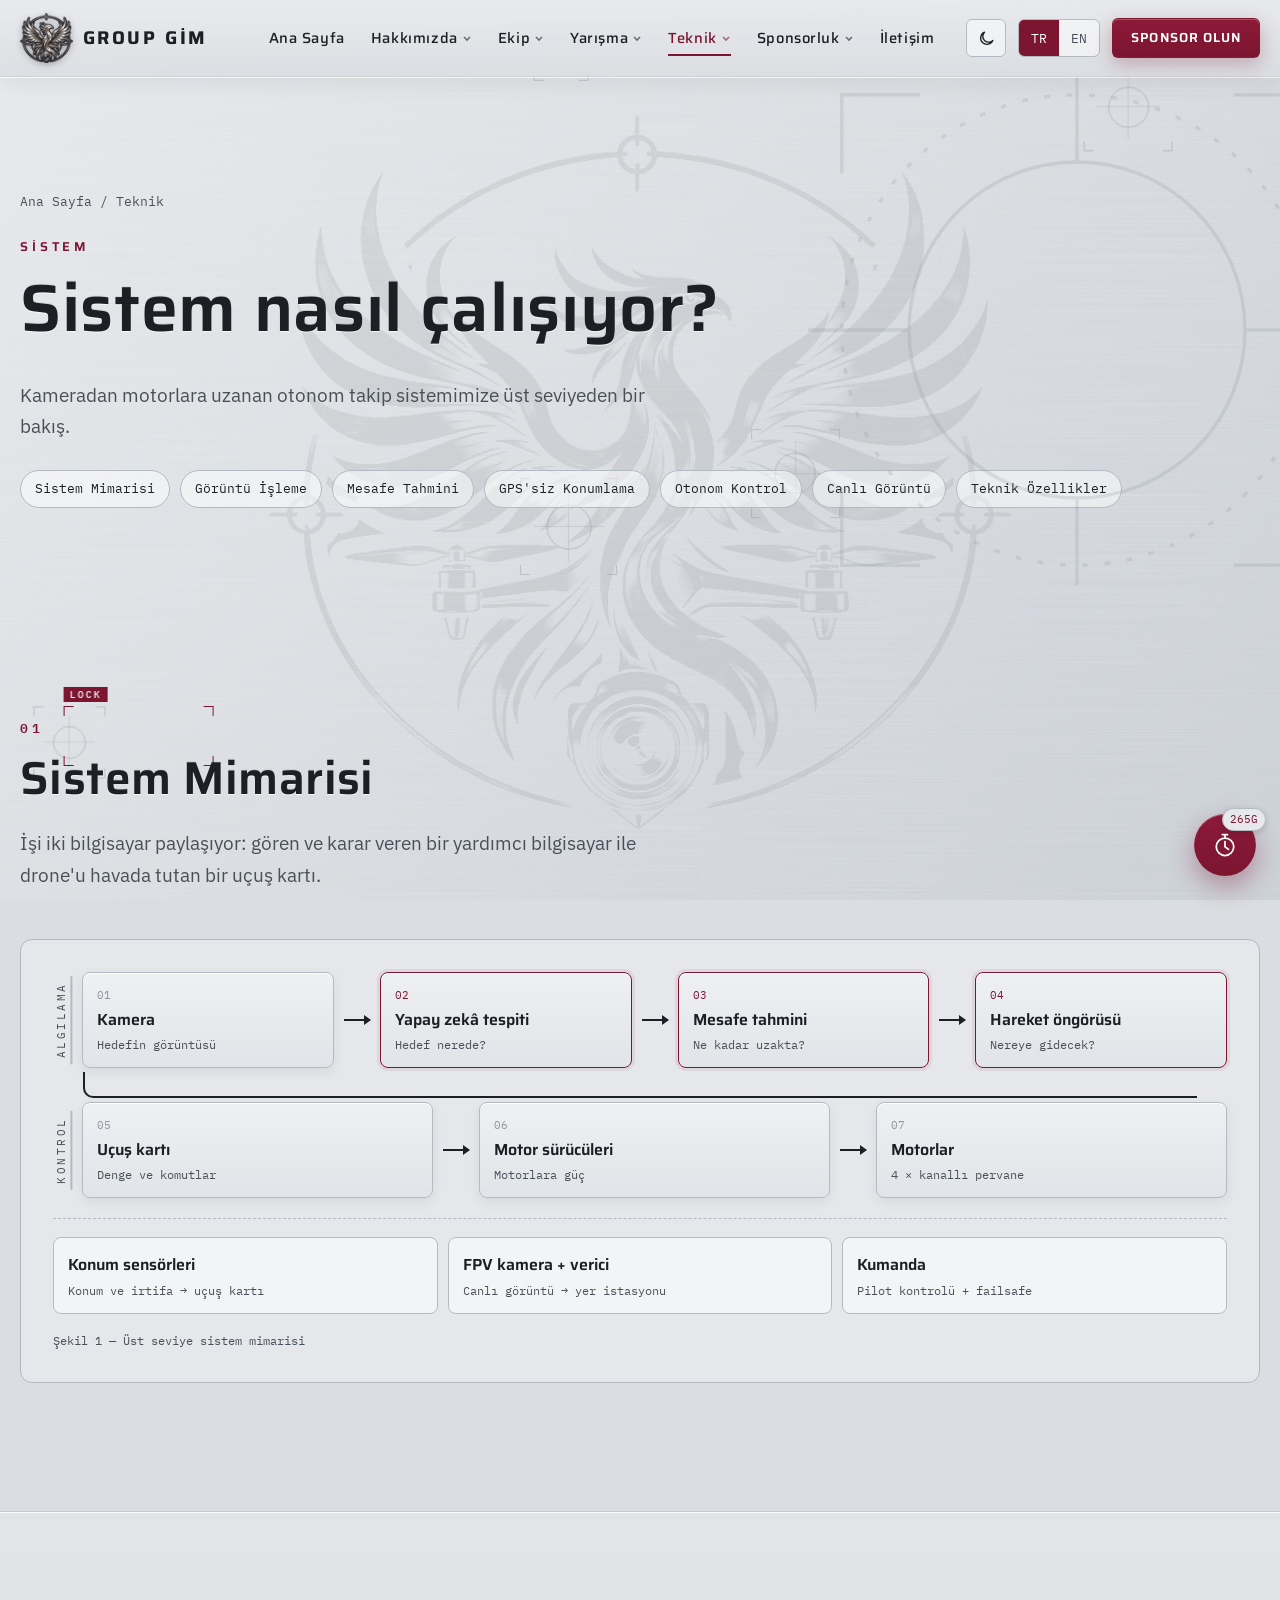
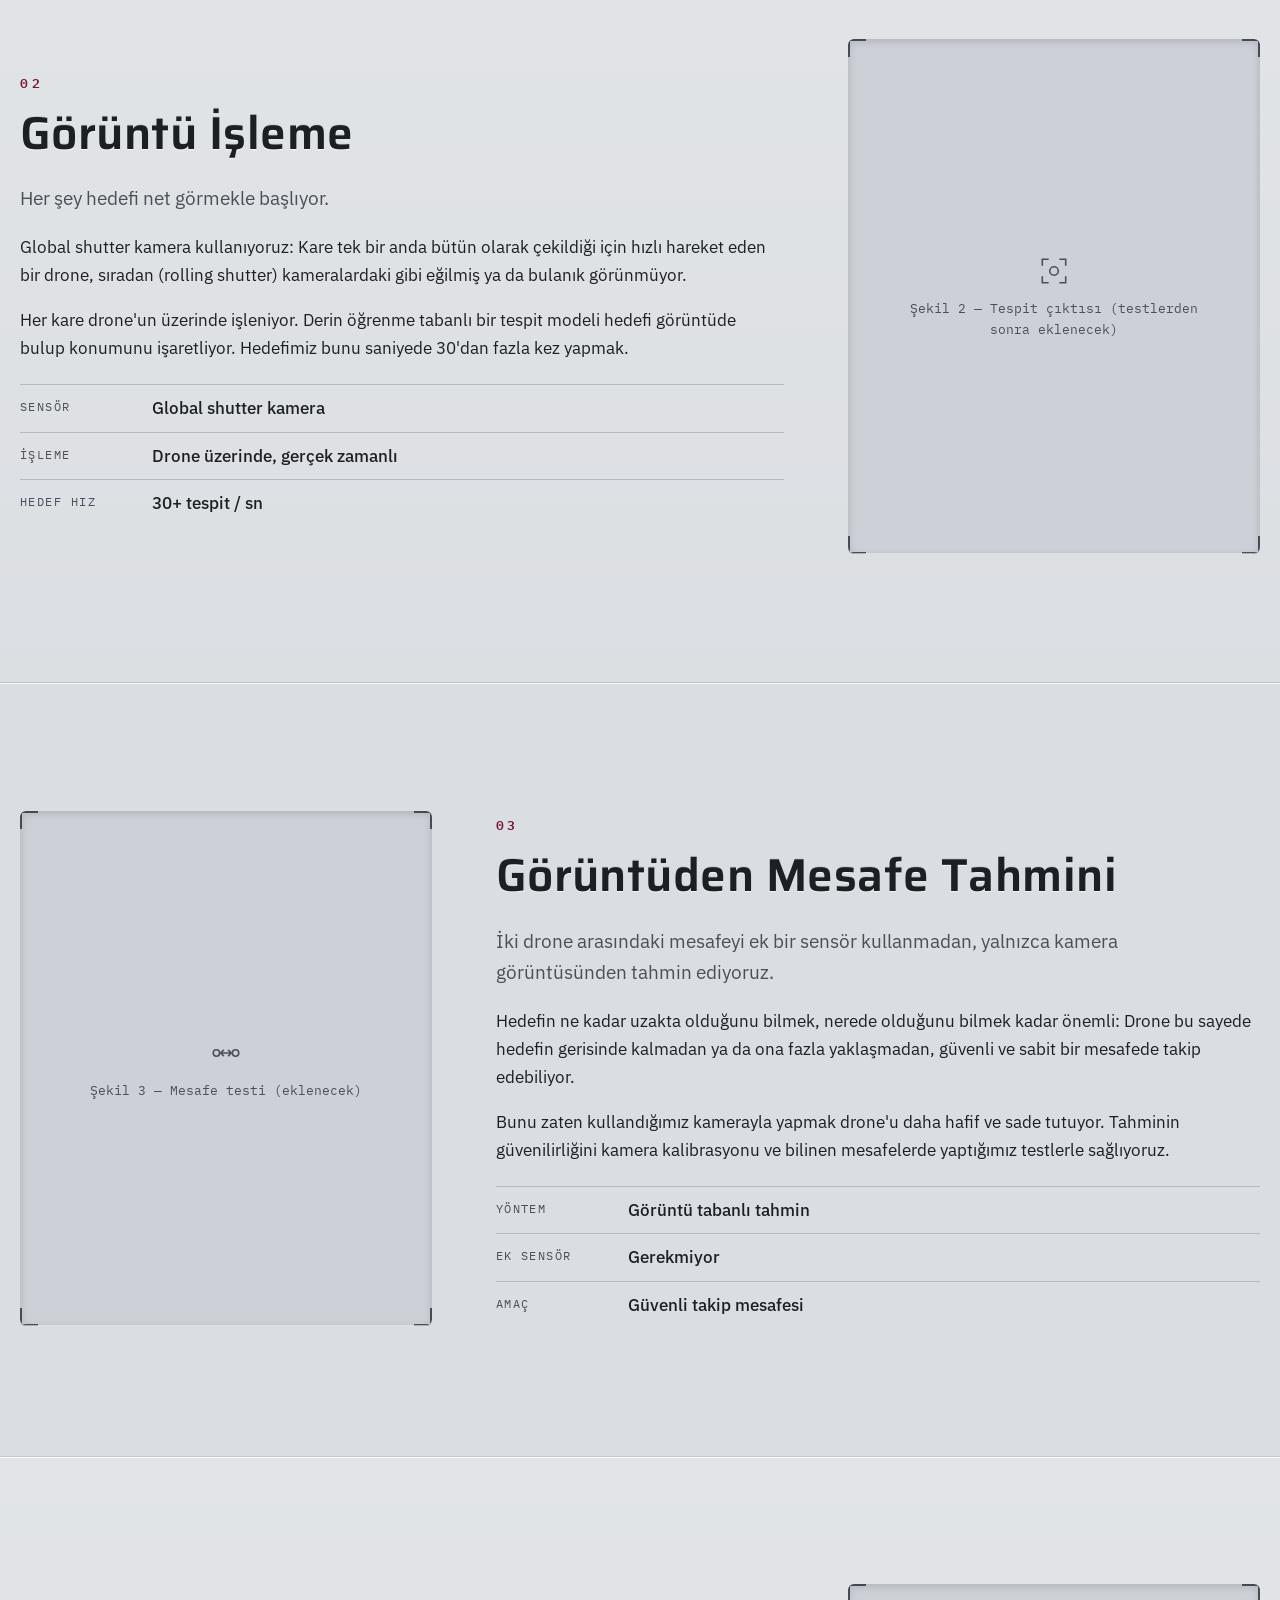
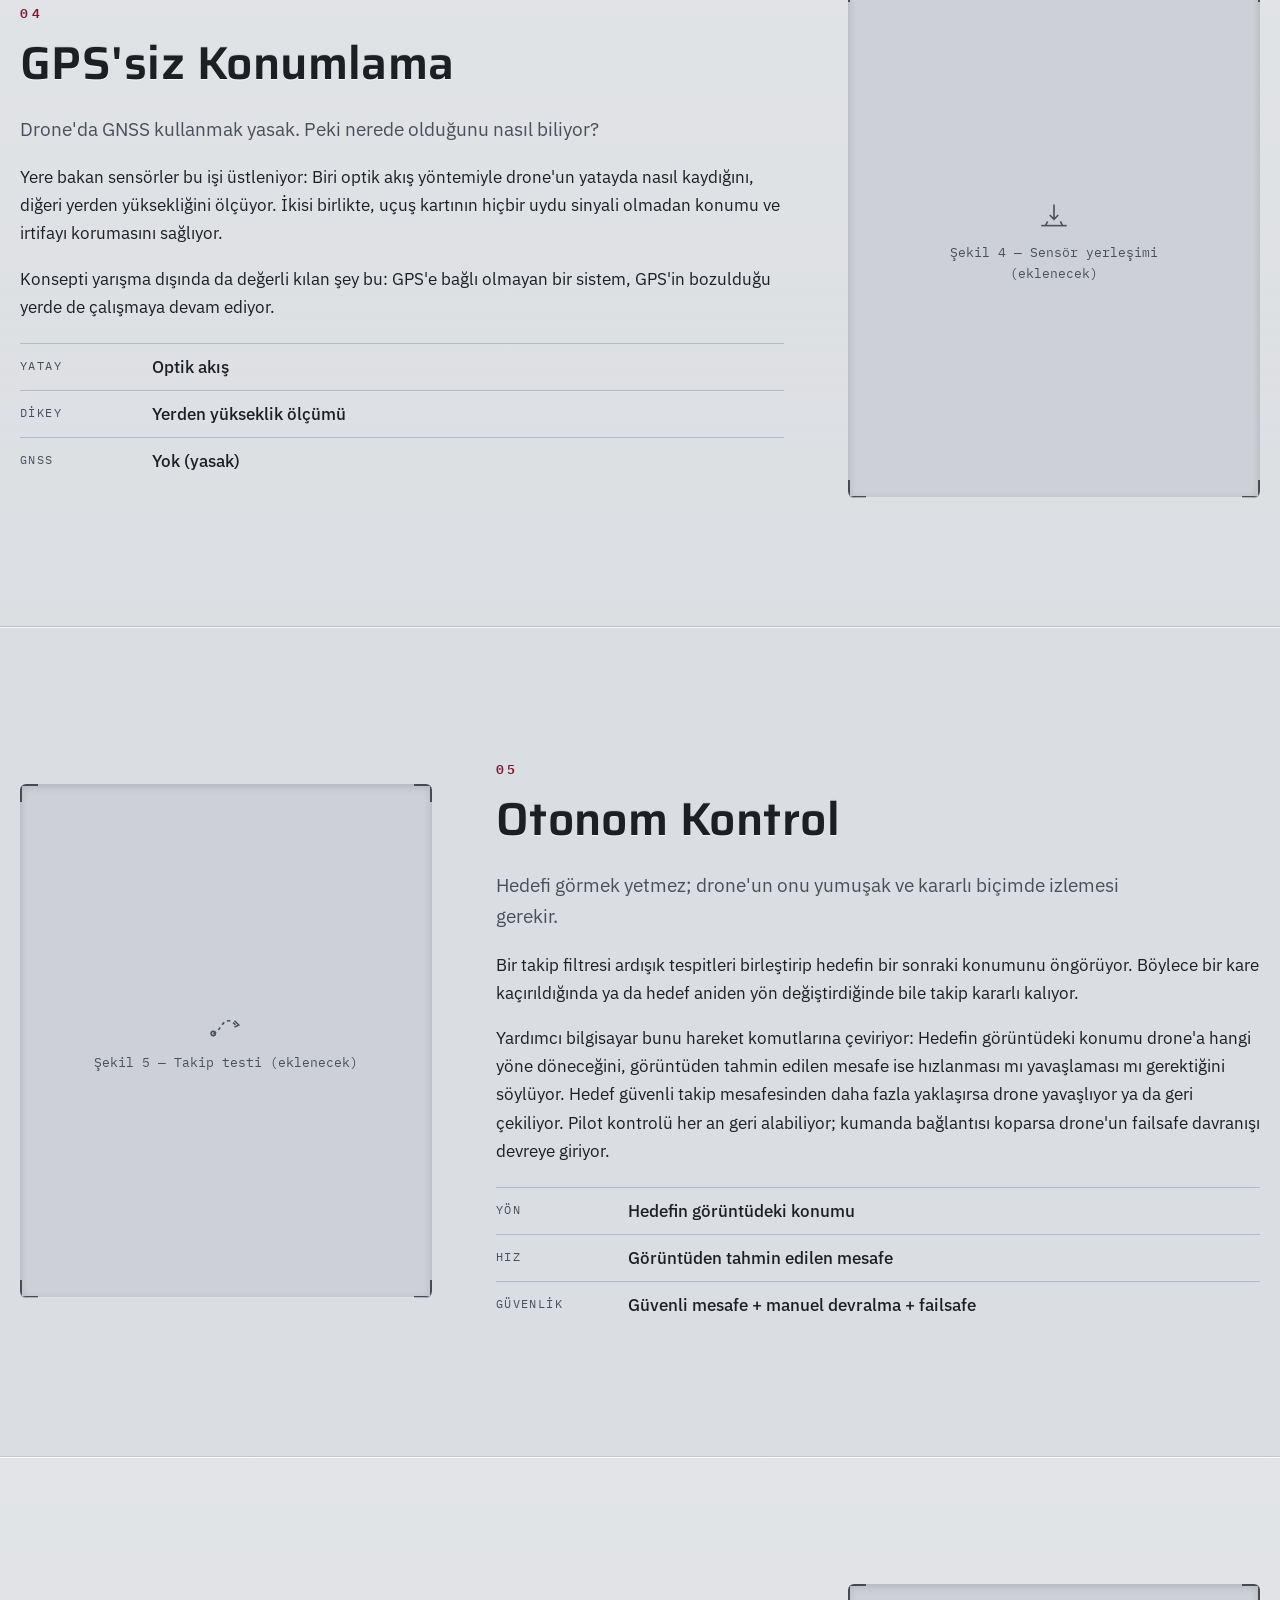
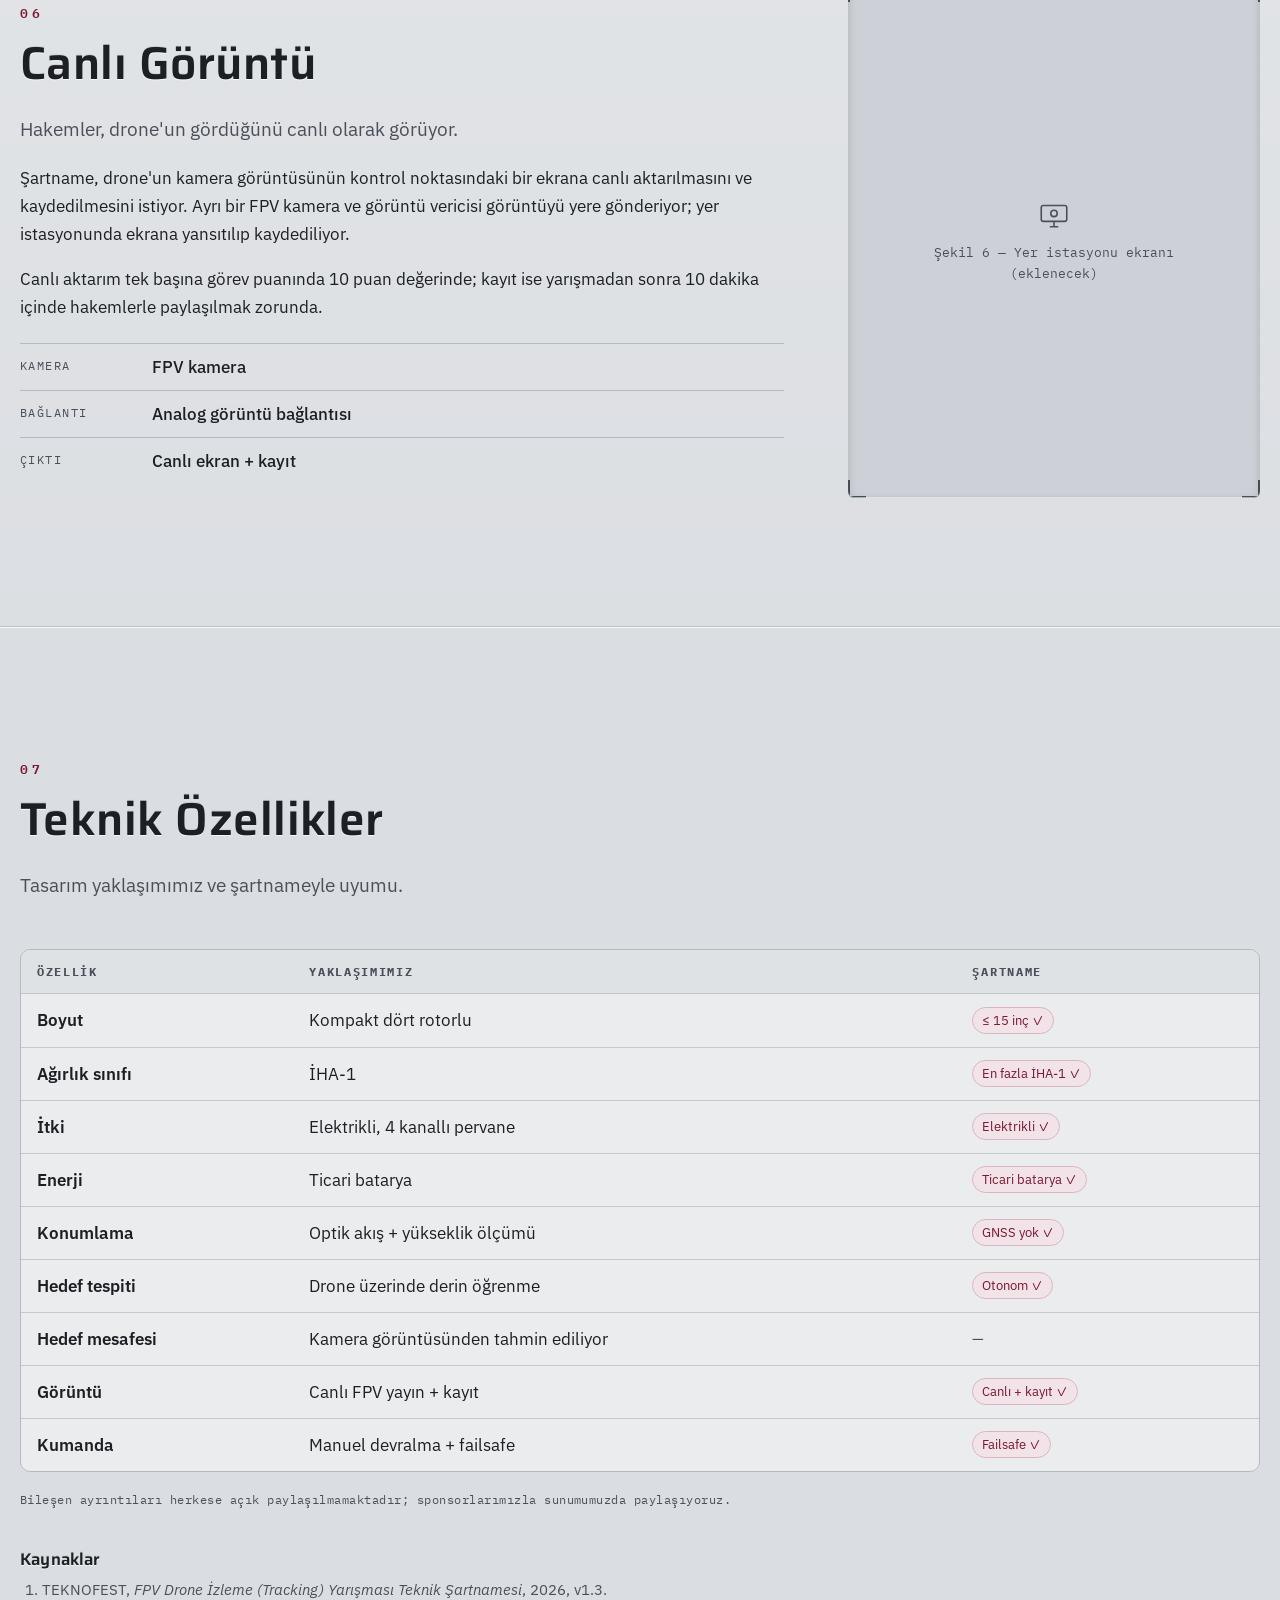
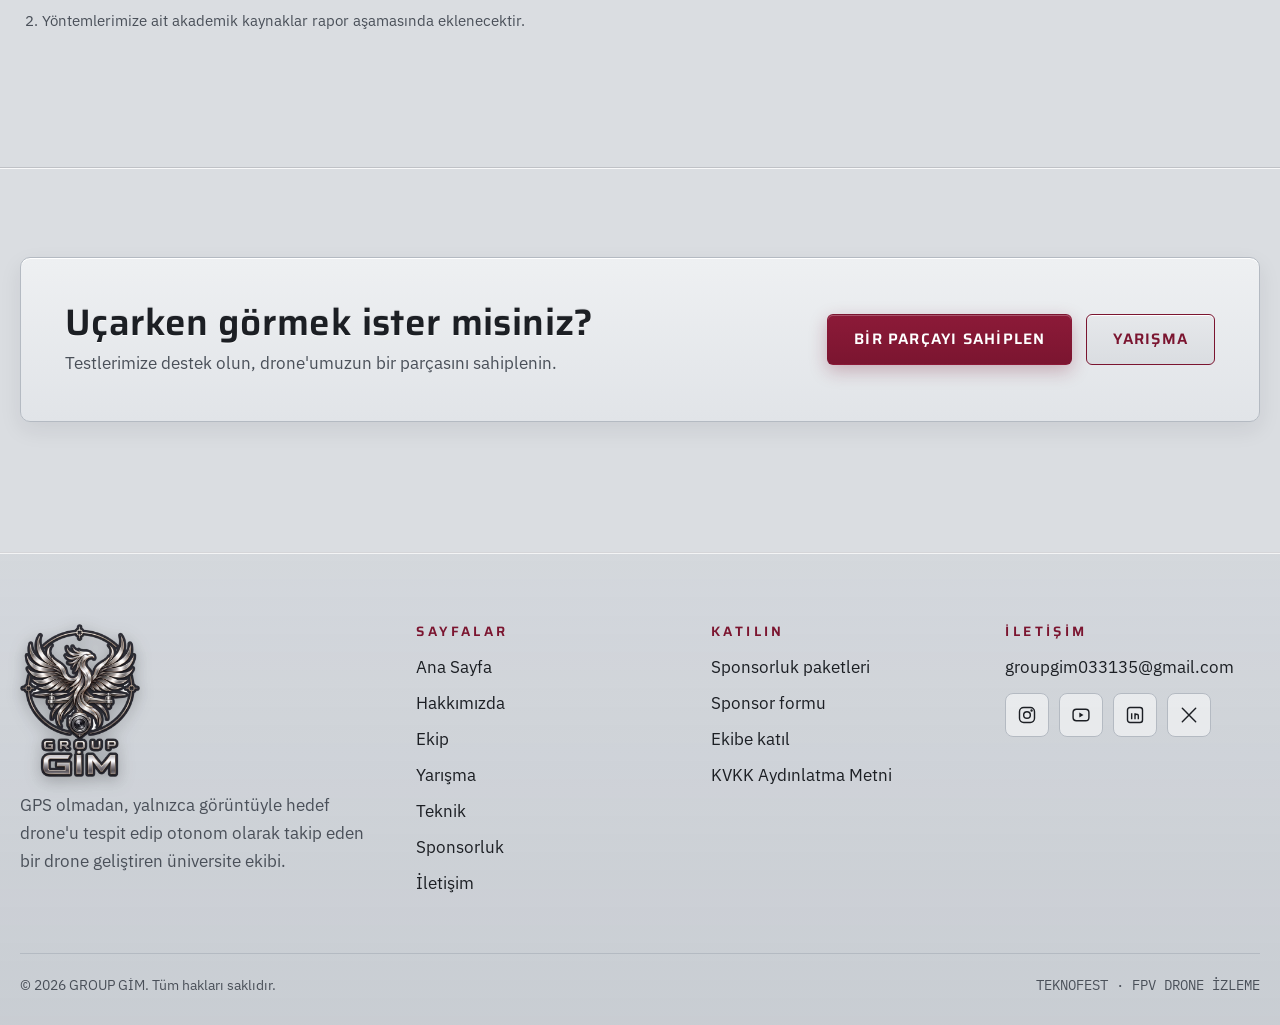
<file: teknik.html>
<!doctype html>
<html lang="tr" data-lang="tr" class="no-js">
<head>
  <meta charset="utf-8">
  <meta name="viewport" content="width=device-width, initial-scale=1">
  <title data-en="Technical — GROUP GİM">Teknik — GROUP GİM</title>
  <meta name="description" content="GROUP GİM otonom takip drone'unun sistem mimarisi: görüntü işleme, görüntüden mesafe tahmini, GPS'siz konumlama, otonom kontrol ve canlı görüntü aktarımı."
        data-en-content="System architecture of GROUP GİM's autonomous tracking drone: image processing, vision-based distance estimation, GPS-free positioning, autonomous control and live video.">
  <link rel="icon" type="image/png" href="assets/favicon-64.png">
  <link rel="apple-touch-icon" href="assets/apple-touch-icon.png">
  <link rel="preconnect" href="https://fonts.googleapis.com">
  <link rel="preconnect" href="https://fonts.gstatic.com" crossorigin>
  <link rel="stylesheet" href="https://fonts.googleapis.com/css2?family=IBM+Plex+Mono:wght@400;500&family=IBM+Plex+Sans:wght@400;500;600&family=Saira:wght@500;600;700&display=swap">
    <script>
    // Karanlık / açık mod: sayfa çizilmeden önce uygula (titreme olmasın)
    try { var t = localStorage.getItem("gim-theme"); if (t !== "dark" && t !== "light") t = matchMedia("(prefers-color-scheme: dark)").matches ? "dark" : "light"; document.documentElement.setAttribute("data-theme", t); } catch (e) {}
  </script>
  <link rel="stylesheet" href="css/style.css">
  <link rel="stylesheet" href="css/pages.css">
  <script src="js/site.js" defer></script>
</head>
<body data-page="technical">
<header id="site-header"></header>

<main>
  <section class="page-hero">
    <svg class="big-reticle" viewBox="0 0 100 100" fill="none" stroke="currentColor" stroke-width=".6" aria-hidden="true"><circle cx="50" cy="50" r="30"/><circle cx="50" cy="50" r="42" stroke-dasharray="1 3"/><path d="M50 2v18M50 80v18M2 50h18M80 50h18"/><path d="M8 22V8h14M78 8h14v14M92 78v14H78M22 92H8V78"/></svg>
    <div class="container">
      <nav class="breadcrumb" aria-label="Konum" data-en-aria-label="Breadcrumb"><a href="index.html" data-en="Home">Ana Sayfa</a> / <span data-en="Technical">Teknik</span></nav>
      <span class="eyebrow" data-en="System">Sistem</span>
      <h1 data-en="How does the system work?">Sistem nasıl çalışıyor?</h1>
      <p class="lead" data-en="A high-level look at our autonomous tracking system, from the camera to the motors.">Kameradan motorlara uzanan otonom takip sistemimize üst seviyeden bir bakış.</p>
      <div class="subnav">
        <a href="#sistem-mimarisi" data-en="System Architecture">Sistem Mimarisi</a>
        <a href="#goruntu-isleme" data-en="Image Processing">Görüntü İşleme</a>
        <a href="#mesafe-tahmini" data-en="Distance Estimation">Mesafe Tahmini</a>
        <a href="#gpssiz-konumlama" data-en="GPS-free Positioning">GPS'siz Konumlama</a>
        <a href="#otonom-kontrol" data-en="Autonomous Control">Otonom Kontrol</a>
        <a href="#canli-goruntu" data-en="Live Video">Canlı Görüntü</a>
        <a href="#teknik-ozellikler" data-en="Specifications">Teknik Özellikler</a>
      </div>
    </div>
  </section>

  <!-- ============ 01 SİSTEM MİMARİSİ ============ -->
  <section class="section" id="sistem-mimarisi">
    <div class="container">
      <div class="section-head" data-reveal>
        <span class="eyebrow mono">01</span>
        <h2 data-en="System Architecture">Sistem Mimarisi</h2>
        <p class="lead" data-en="Two computers share the work: a companion computer that sees and thinks, and a flight controller that keeps the drone in the air.">İşi iki bilgisayar paylaşıyor: gören ve karar veren bir yardımcı bilgisayar ile drone'u havada tutan bir uçuş kartı.</p>
      </div>

      <figure class="arch" data-reveal>
        <div class="arch-lane">
          <span class="lane-tag mono" data-en="PERCEPTION">ALGILAMA</span>
          <div class="node"><small class="mono">01</small><b data-en="Camera">Kamera</b><span data-en="Image of the target">Hedefin görüntüsü</span></div>
          <i class="arrow" aria-hidden="true"></i>
          <div class="node node--key"><small class="mono">02</small><b data-en="AI detection">Yapay zekâ tespiti</b><span data-en="Where is the target?">Hedef nerede?</span></div>
          <i class="arrow" aria-hidden="true"></i>
          <div class="node node--key"><small class="mono">03</small><b data-en="Distance estimation">Mesafe tahmini</b><span data-en="How far is it?">Ne kadar uzakta?</span></div>
          <i class="arrow" aria-hidden="true"></i>
          <div class="node node--key"><small class="mono">04</small><b data-en="Motion prediction">Hareket öngörüsü</b><span data-en="Where will it go?">Nereye gidecek?</span></div>
        </div>
        <div class="arch-turn" aria-hidden="true"></div>
        <div class="arch-lane">
          <span class="lane-tag mono" data-en="CONTROL">KONTROL</span>
          <div class="node"><small class="mono">05</small><b data-en="Flight controller">Uçuş kartı</b><span data-en="Stability and commands">Denge ve komutlar</span></div>
          <i class="arrow" aria-hidden="true"></i>
          <div class="node"><small class="mono">06</small><b data-en="Motor drivers">Motor sürücüleri</b><span data-en="Power to the motors">Motorlara güç</span></div>
          <i class="arrow" aria-hidden="true"></i>
          <div class="node"><small class="mono">07</small><b data-en="Motors">Motorlar</b><span data-en="4 × ducted propellers">4 × kanallı pervane</span></div>
        </div>
        <div class="arch-side">
          <div class="node node--side"><b data-en="Positioning sensors">Konum sensörleri</b><span data-en="Position &amp; altitude → flight controller">Konum ve irtifa → uçuş kartı</span></div>
          <div class="node node--side"><b data-en="FPV camera + transmitter">FPV kamera + verici</b><span data-en="Live video → ground station">Canlı görüntü → yer istasyonu</span></div>
          <div class="node node--side"><b data-en="Radio control">Kumanda</b><span data-en="Pilot control + fail-safe">Pilot kontrolü + failsafe</span></div>
        </div>
        <figcaption class="mono" data-en="Figure 1 — High-level system architecture">Şekil 1 — Üst seviye sistem mimarisi</figcaption>
      </figure>
    </div>
  </section>

  <!-- ============ 02 GÖRÜNTÜ İŞLEME ============ -->
  <section class="section section--alt" id="goruntu-isleme">
    <div class="container topic" data-reveal>
      <div class="topic-text">
        <span class="eyebrow mono">02</span>
        <h2 data-en="Image Processing">Görüntü İşleme</h2>
        <p class="lead" data-en="Everything starts with seeing the target clearly.">Her şey hedefi net görmekle başlıyor.</p>
        <p data-en="We use a global shutter camera: it captures the whole frame at the same instant, so a fast-moving drone does not appear bent or smeared as it would with an ordinary (rolling shutter) camera.">Global shutter kamera kullanıyoruz: Kare tek bir anda bütün olarak çekildiği için hızlı hareket eden bir drone, sıradan (rolling shutter) kameralardaki gibi eğilmiş ya da bulanık görünmüyor.</p>
        <p data-en="Each frame is processed on the drone itself. A deep-learning-based detector finds the target in the image and marks its position. Our goal is to do this more than 30 times per second.">Her kare drone'un üzerinde işleniyor. Derin öğrenme tabanlı bir tespit modeli hedefi görüntüde bulup konumunu işaretliyor. Hedefimiz bunu saniyede 30'dan fazla kez yapmak.</p>
        <ul class="kv">
          <li><span data-en="Sensor">Sensör</span><b data-en="Global shutter camera">Global shutter kamera</b></li>
          <li><span data-en="Processing">İşleme</span><b data-en="On board, real time">Drone üzerinde, gerçek zamanlı</b></li>
          <li><span data-en="Target rate">Hedef hız</span><b data-en="30+ detections / s">30+ tespit / sn</b></li>
        </ul>
      </div>
      <figure class="ph brk ratio-4x5 topic-fig">
        <svg viewBox="0 0 32 32" fill="none" stroke-width="1.5"><path d="M5 11V5h6M21 5h6v6M27 21v6h-6M11 27H5v-6"/><circle cx="16" cy="16" r="4"/></svg>
        <figcaption data-en="Figure 2 — Detection output (will be added after tests)">Şekil 2 — Tespit çıktısı (testlerden sonra eklenecek)</figcaption>
      </figure>
    </div>
  </section>

  <!-- ============ 03 MESAFE TAHMİNİ ============ -->
  <section class="section" id="mesafe-tahmini">
    <div class="container topic topic--rev" data-reveal>
      <div class="topic-text">
        <span class="eyebrow mono">03</span>
        <h2 data-en="Distance from the Image">Görüntüden Mesafe Tahmini</h2>
        <p class="lead" data-en="We estimate the distance between the two drones from the camera image alone, without an extra sensor.">İki drone arasındaki mesafeyi ek bir sensör kullanmadan, yalnızca kamera görüntüsünden tahmin ediyoruz.</p>
        <p data-en="Knowing how far away the target is matters as much as knowing where it is: it lets the drone follow at a safe, steady distance instead of falling behind or getting too close.">Hedefin ne kadar uzakta olduğunu bilmek, nerede olduğunu bilmek kadar önemli: Drone bu sayede hedefin gerisinde kalmadan ya da ona fazla yaklaşmadan, güvenli ve sabit bir mesafede takip edebiliyor.</p>
        <p data-en="Doing this with the camera we already use keeps the drone lighter and simpler. We make the estimate reliable with camera calibration and tests at known distances.">Bunu zaten kullandığımız kamerayla yapmak drone'u daha hafif ve sade tutuyor. Tahminin güvenilirliğini kamera kalibrasyonu ve bilinen mesafelerde yaptığımız testlerle sağlıyoruz.</p>
        <ul class="kv">
          <li><span data-en="Method">Yöntem</span><b data-en="Image-based estimation">Görüntü tabanlı tahmin</b></li>
          <li><span data-en="Extra sensor">Ek sensör</span><b data-en="Not needed">Gerekmiyor</b></li>
          <li><span data-en="Purpose">Amaç</span><b data-en="Safe following distance">Güvenli takip mesafesi</b></li>
        </ul>
      </div>
      <figure class="ph brk ratio-4x5 topic-fig">
        <svg viewBox="0 0 32 32" fill="none" stroke-width="1.5"><circle cx="7" cy="16" r="3"/><circle cx="25" cy="16" r="3"/><path d="M11 16h10M18 13l3 3-3 3M14 13l-3 3 3 3"/></svg>
        <figcaption data-en="Figure 3 — Distance test (will be added)">Şekil 3 — Mesafe testi (eklenecek)</figcaption>
      </figure>
    </div>
  </section>

  <!-- ============ 04 GPS'SİZ KONUMLAMA ============ -->
  <section class="section section--alt" id="gpssiz-konumlama">
    <div class="container topic" data-reveal>
      <div class="topic-text">
        <span class="eyebrow mono">04</span>
        <h2 data-en="GPS-free Positioning">GPS'siz Konumlama</h2>
        <p class="lead" data-en="GNSS is not allowed on the drone. So how does it know where it is?">Drone'da GNSS kullanmak yasak. Peki nerede olduğunu nasıl biliyor?</p>
        <p data-en="Downward-facing sensors look at the ground: one measures how the drone moves sideways using optical flow, another measures its height above the ground. Together they let the flight controller hold position and altitude without any satellite signal.">Yere bakan sensörler bu işi üstleniyor: Biri optik akış yöntemiyle drone'un yatayda nasıl kaydığını, diğeri yerden yüksekliğini ölçüyor. İkisi birlikte, uçuş kartının hiçbir uydu sinyali olmadan konumu ve irtifayı korumasını sağlıyor.</p>
        <p data-en="This is also what makes the concept valuable outside the competition: a system that does not depend on GPS keeps working where GPS is jammed.">Konsepti yarışma dışında da değerli kılan şey bu: GPS'e bağlı olmayan bir sistem, GPS'in bozulduğu yerde de çalışmaya devam ediyor.</p>
        <ul class="kv">
          <li><span data-en="Horizontal">Yatay</span><b data-en="Optical flow">Optik akış</b></li>
          <li><span data-en="Vertical">Dikey</span><b data-en="Height above ground">Yerden yükseklik ölçümü</b></li>
          <li><span>GNSS</span><b data-en="None (forbidden)">Yok (yasak)</b></li>
        </ul>
      </div>
      <figure class="ph brk ratio-4x5 topic-fig">
        <svg viewBox="0 0 32 32" fill="none" stroke-width="1.5"><path d="M4 26h24"/><path d="M16 6v14M12 16l4 4 4-4"/><path d="M8 26l2-4M24 26l-2-4"/></svg>
        <figcaption data-en="Figure 4 — Sensor placement (will be added)">Şekil 4 — Sensör yerleşimi (eklenecek)</figcaption>
      </figure>
    </div>
  </section>

  <!-- ============ 05 OTONOM KONTROL ============ -->
  <section class="section" id="otonom-kontrol">
    <div class="container topic topic--rev" data-reveal>
      <div class="topic-text">
        <span class="eyebrow mono">05</span>
        <h2 data-en="Autonomous Control">Otonom Kontrol</h2>
        <p class="lead" data-en="Seeing the target is not enough; the drone has to follow it smoothly.">Hedefi görmek yetmez; drone'un onu yumuşak ve kararlı biçimde izlemesi gerekir.</p>
        <p data-en="A tracking filter combines successive detections and predicts where the target will be next. This keeps tracking stable even when a frame is missed or the target changes direction suddenly.">Bir takip filtresi ardışık tespitleri birleştirip hedefin bir sonraki konumunu öngörüyor. Böylece bir kare kaçırıldığında ya da hedef aniden yön değiştirdiğinde bile takip kararlı kalıyor.</p>
        <p data-en="The companion computer turns this into movement commands: the target's position in the image tells the drone which way to turn, and the distance estimated from the image tells it whether to speed up or slow down. If the target gets closer than the safe following distance, the drone slows down or backs off. The pilot can take control back at any moment, and the drone has fail-safe behaviour if the radio link is lost.">Yardımcı bilgisayar bunu hareket komutlarına çeviriyor: Hedefin görüntüdeki konumu drone'a hangi yöne döneceğini, görüntüden tahmin edilen mesafe ise hızlanması mı yavaşlaması mı gerektiğini söylüyor. Hedef güvenli takip mesafesinden daha fazla yaklaşırsa drone yavaşlıyor ya da geri çekiliyor. Pilot kontrolü her an geri alabiliyor; kumanda bağlantısı koparsa drone'un failsafe davranışı devreye giriyor.</p>
        <ul class="kv">
          <li><span data-en="Direction">Yön</span><b data-en="Target position in the image">Hedefin görüntüdeki konumu</b></li>
          <li><span data-en="Speed">Hız</span><b data-en="Distance from the image">Görüntüden tahmin edilen mesafe</b></li>
          <li><span data-en="Safety">Güvenlik</span><b data-en="Safe distance + manual takeover + fail-safe">Güvenli mesafe + manuel devralma + failsafe</b></li>
        </ul>
      </div>
      <figure class="ph brk ratio-4x5 topic-fig">
        <svg viewBox="0 0 32 32" fill="none" stroke-width="1.5"><path d="M4 24c6-1 8-12 14-12s6 6 10 4" stroke-dasharray="3 3"/><circle cx="4" cy="24" r="2"/><path d="M24 12l4 4-4 2"/></svg>
        <figcaption data-en="Figure 5 — Tracking test (will be added)">Şekil 5 — Takip testi (eklenecek)</figcaption>
      </figure>
    </div>
  </section>

  <!-- ============ 06 CANLI GÖRÜNTÜ ============ -->
  <section class="section section--alt" id="canli-goruntu">
    <div class="container topic" data-reveal>
      <div class="topic-text">
        <span class="eyebrow mono">06</span>
        <h2 data-en="Live Video">Canlı Görüntü</h2>
        <p class="lead" data-en="The referees see what the drone sees, live.">Hakemler, drone'un gördüğünü canlı olarak görüyor.</p>
        <p data-en="The specification requires the drone's camera image to be streamed live to a screen at the control point and recorded. A separate FPV camera and video transmitter send the image to the ground, where it is displayed and recorded.">Şartname, drone'un kamera görüntüsünün kontrol noktasındaki bir ekrana canlı aktarılmasını ve kaydedilmesini istiyor. Ayrı bir FPV kamera ve görüntü vericisi görüntüyü yere gönderiyor; yer istasyonunda ekrana yansıtılıp kaydediliyor.</p>
        <p data-en="Live transmission alone is worth 10 points in the mission score, and the recording must be shared with the referees within 10 minutes after the run.">Canlı aktarım tek başına görev puanında 10 puan değerinde; kayıt ise yarışmadan sonra 10 dakika içinde hakemlerle paylaşılmak zorunda.</p>
        <ul class="kv">
          <li><span data-en="Camera">Kamera</span><b data-en="FPV camera">FPV kamera</b></li>
          <li><span data-en="Link">Bağlantı</span><b data-en="Analogue video link">Analog görüntü bağlantısı</b></li>
          <li><span data-en="Output">Çıktı</span><b data-en="Live screen + recording">Canlı ekran + kayıt</b></li>
        </ul>
      </div>
      <figure class="ph brk ratio-4x5 topic-fig">
        <svg viewBox="0 0 32 32" fill="none" stroke-width="1.5"><rect x="4" y="7" width="24" height="15" rx="2"/><path d="M12 27h8M16 22v5"/><circle cx="16" cy="14.5" r="3"/></svg>
        <figcaption data-en="Figure 6 — Ground station screen (will be added)">Şekil 6 — Yer istasyonu ekranı (eklenecek)</figcaption>
      </figure>
    </div>
  </section>

  <!-- ============ 07 TEKNİK ÖZELLİKLER ============ -->
  <section class="section" id="teknik-ozellikler">
    <div class="container">
      <div class="section-head" data-reveal>
        <span class="eyebrow mono">07</span>
        <h2 data-en="Specifications">Teknik Özellikler</h2>
        <p class="lead" data-en="Our design approach and how it meets the specification.">Tasarım yaklaşımımız ve şartnameyle uyumu.</p>
      </div>
      <div class="table-wrap" data-reveal>
        <table class="specs">
          <thead>
            <tr><th data-en="Feature">Özellik</th><th data-en="Our approach">Yaklaşımımız</th><th data-en="Specification">Şartname</th></tr>
          </thead>
          <tbody>
            <tr><td data-en="Size">Boyut</td><td data-en="Compact quadcopter">Kompakt dört rotorlu</td><td><span class="ok" data-en="≤ 15 inches ✓">≤ 15 inç ✓</span></td></tr>
            <tr><td data-en="Weight class">Ağırlık sınıfı</td><td>İHA-1</td><td><span class="ok" data-en="Max İHA-1 ✓">En fazla İHA-1 ✓</span></td></tr>
            <tr><td data-en="Propulsion">İtki</td><td data-en="Electric, 4 ducted propellers">Elektrikli, 4 kanallı pervane</td><td><span class="ok" data-en="Electric ✓">Elektrikli ✓</span></td></tr>
            <tr><td data-en="Energy">Enerji</td><td data-en="Commercial battery">Ticari batarya</td><td><span class="ok" data-en="Commercial battery ✓">Ticari batarya ✓</span></td></tr>
            <tr><td data-en="Positioning">Konumlama</td><td data-en="Optical flow + height measurement">Optik akış + yükseklik ölçümü</td><td><span class="ok" data-en="No GNSS ✓">GNSS yok ✓</span></td></tr>
            <tr><td data-en="Target detection">Hedef tespiti</td><td data-en="On-board deep learning">Drone üzerinde derin öğrenme</td><td><span class="ok" data-en="Autonomous ✓">Otonom ✓</span></td></tr>
            <tr><td data-en="Target distance">Hedef mesafesi</td><td data-en="Estimated from the camera image">Kamera görüntüsünden tahmin ediliyor</td><td>—</td></tr>
            <tr><td data-en="Video">Görüntü</td><td data-en="Live FPV stream + recording">Canlı FPV yayın + kayıt</td><td><span class="ok" data-en="Live + recorded ✓">Canlı + kayıt ✓</span></td></tr>
            <tr><td data-en="Radio">Kumanda</td><td data-en="Manual takeover + fail-safe">Manuel devralma + failsafe</td><td><span class="ok" data-en="Fail-safe ✓">Failsafe ✓</span></td></tr>
          </tbody>
        </table>
      </div>
      <p class="src mono" data-reveal data-en="Component details are not shared publicly; we share them with our sponsors in our deck.">Bileşen ayrıntıları herkese açık paylaşılmamaktadır; sponsorlarımızla sunumumuzda paylaşıyoruz.</p>

      <div class="refs" data-reveal>
        <h3 data-en="Sources">Kaynaklar</h3>
        <ol>
          <li data-en="TEKNOFEST, &lt;em&gt;FPV Drone Tracking Competition Technical Specification&lt;/em&gt;, 2026, v1.3.">TEKNOFEST, <em>FPV Drone İzleme (Tracking) Yarışması Teknik Şartnamesi</em>, 2026, v1.3.</li>
          <li data-en="Academic sources for our methods will be added during the reporting stage.">Yöntemlerimize ait akademik kaynaklar rapor aşamasında eklenecektir.</li>
        </ol>
      </div>
    </div>
  </section>

  <!-- ============ ÇAĞRI ============ -->
  <section class="section section--tight">
    <div class="container">
      <div class="panel cta-band" data-reveal>
        <div>
          <h2 data-en="Want to see it fly?">Uçarken görmek ister misiniz?</h2>
          <p class="muted" data-en="Support our tests and adopt a component of our drone.">Testlerimize destek olun, drone'umuzun bir parçasını sahiplenin.</p>
        </div>
        <div class="btn-row">
          <a class="btn btn--primary" href="sponsorluk.html#parca-sahiplen" data-en="Adopt a Component">Bir Parçayı Sahiplen</a>
          <a class="btn btn--ghost" href="yarisma.html" data-en="The competition">Yarışma</a>
        </div>
      </div>
    </div>
  </section>

</main>

<footer id="site-footer"></footer>
</body>
</html>
</file>
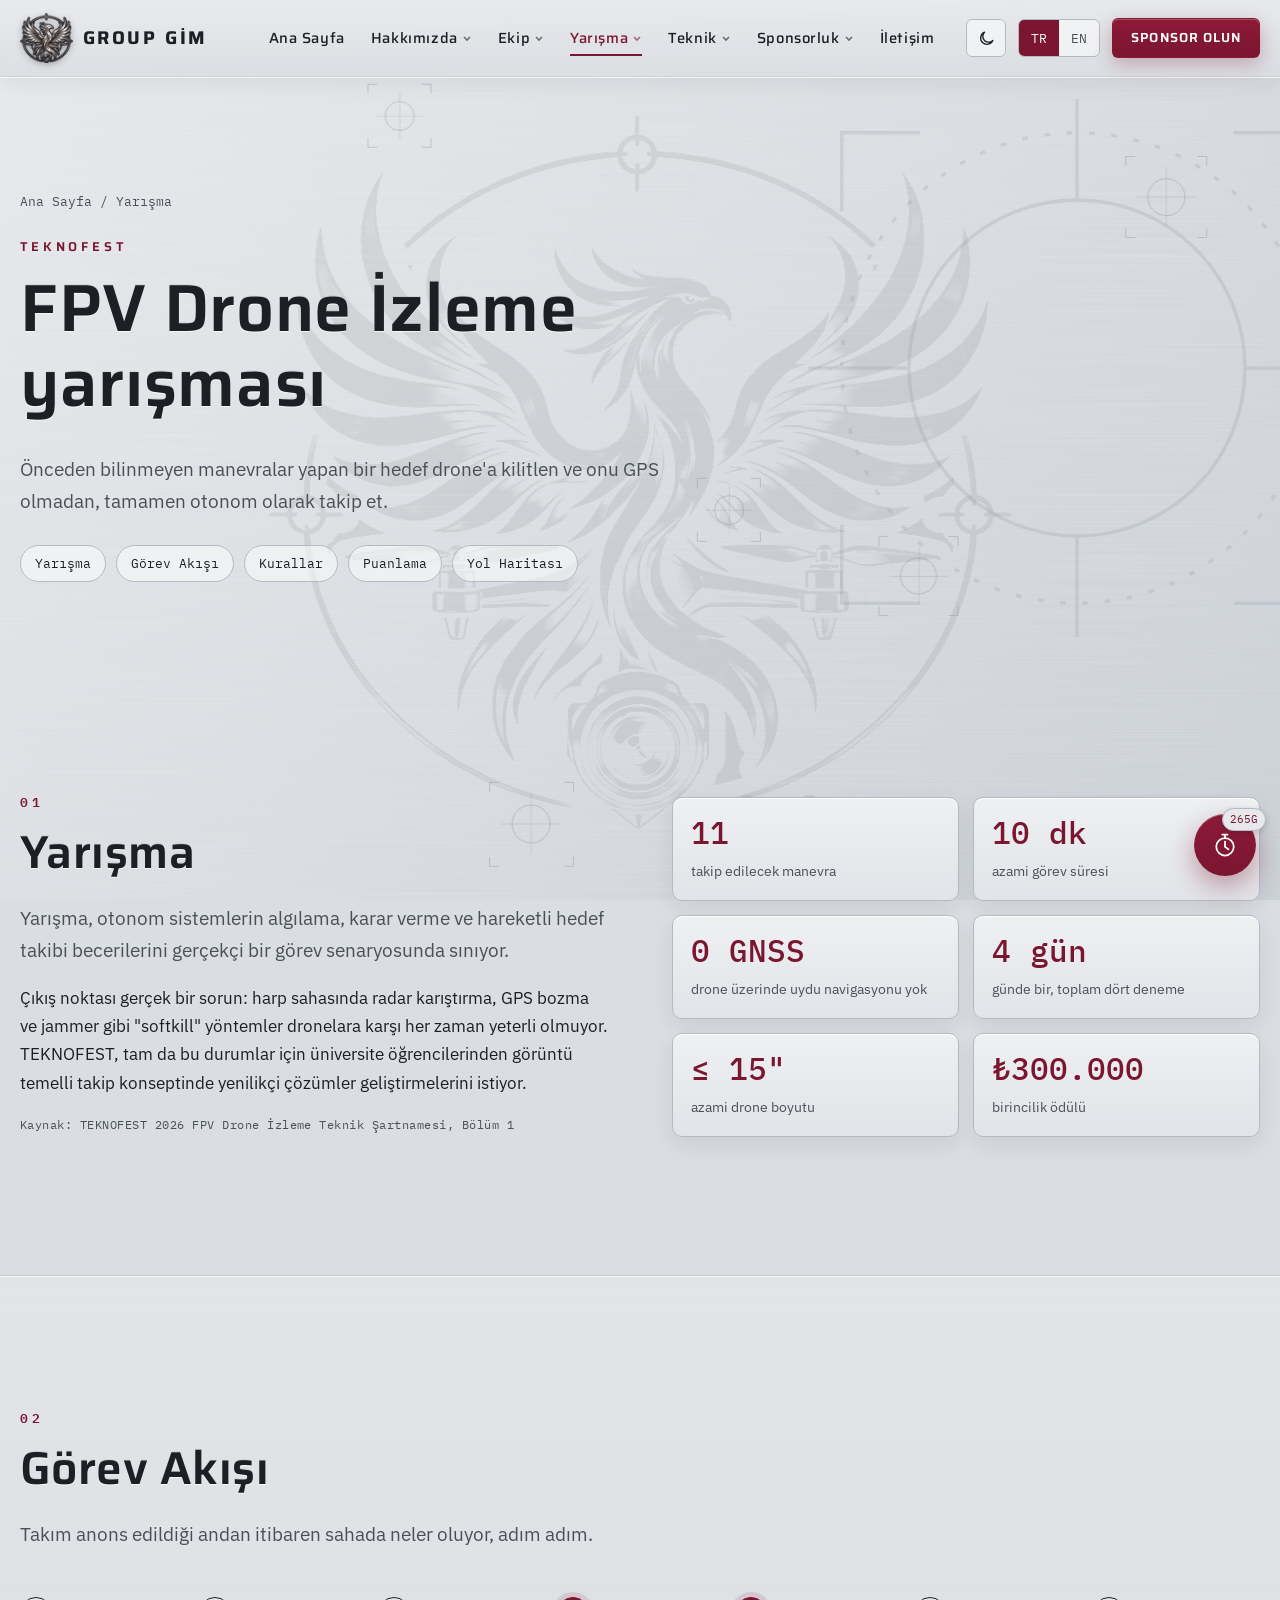
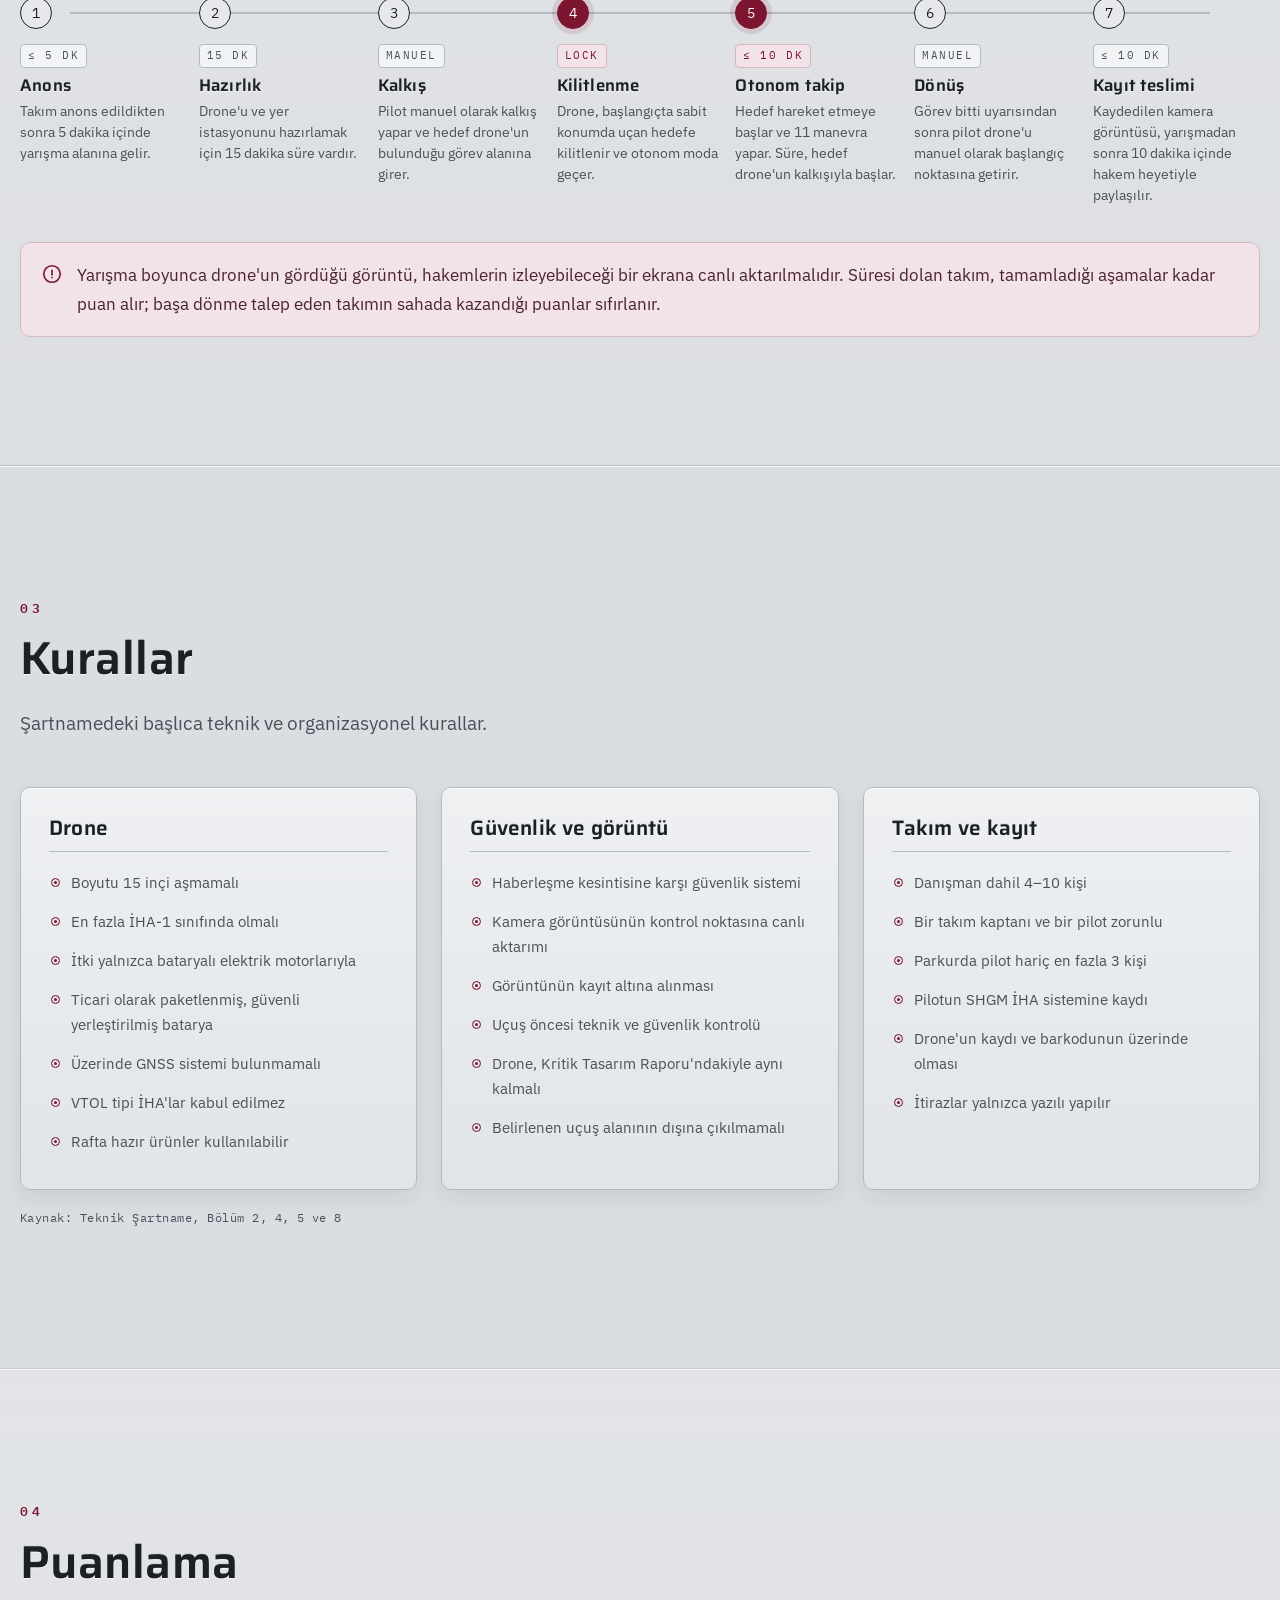
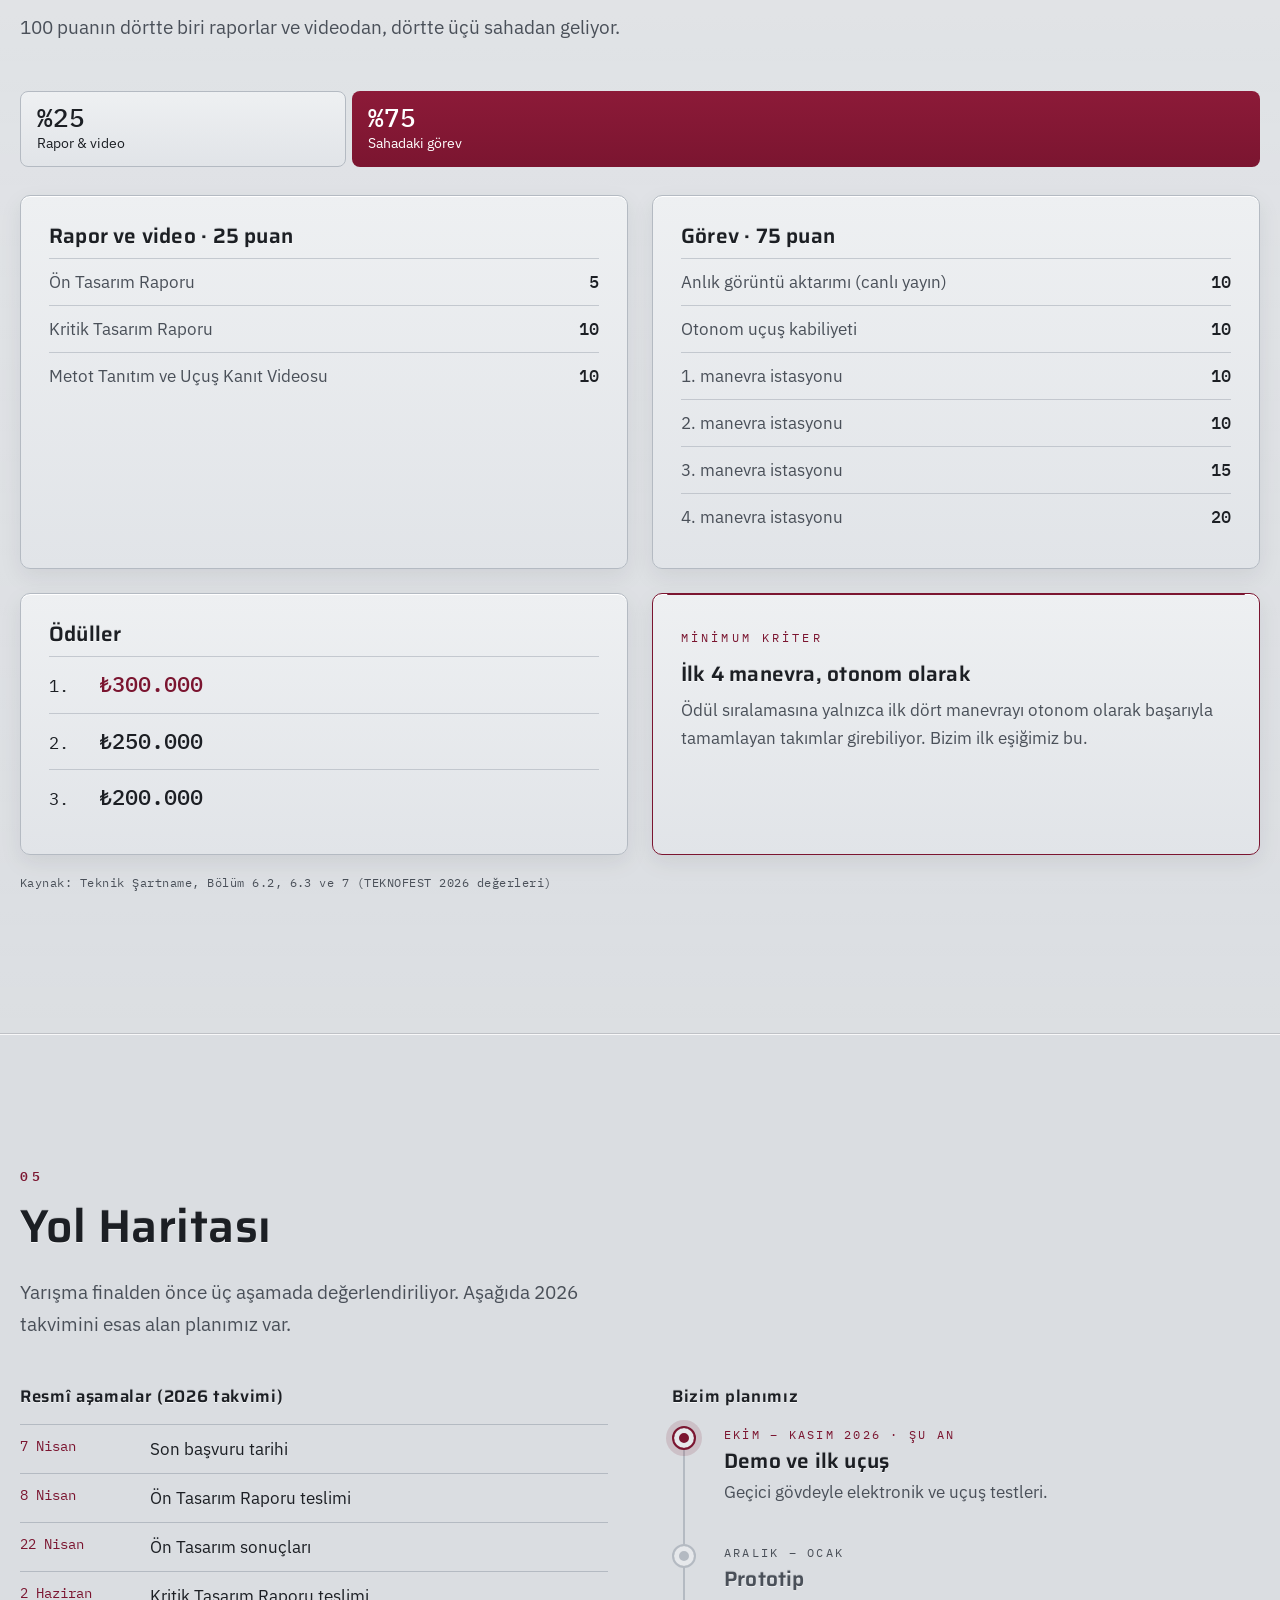
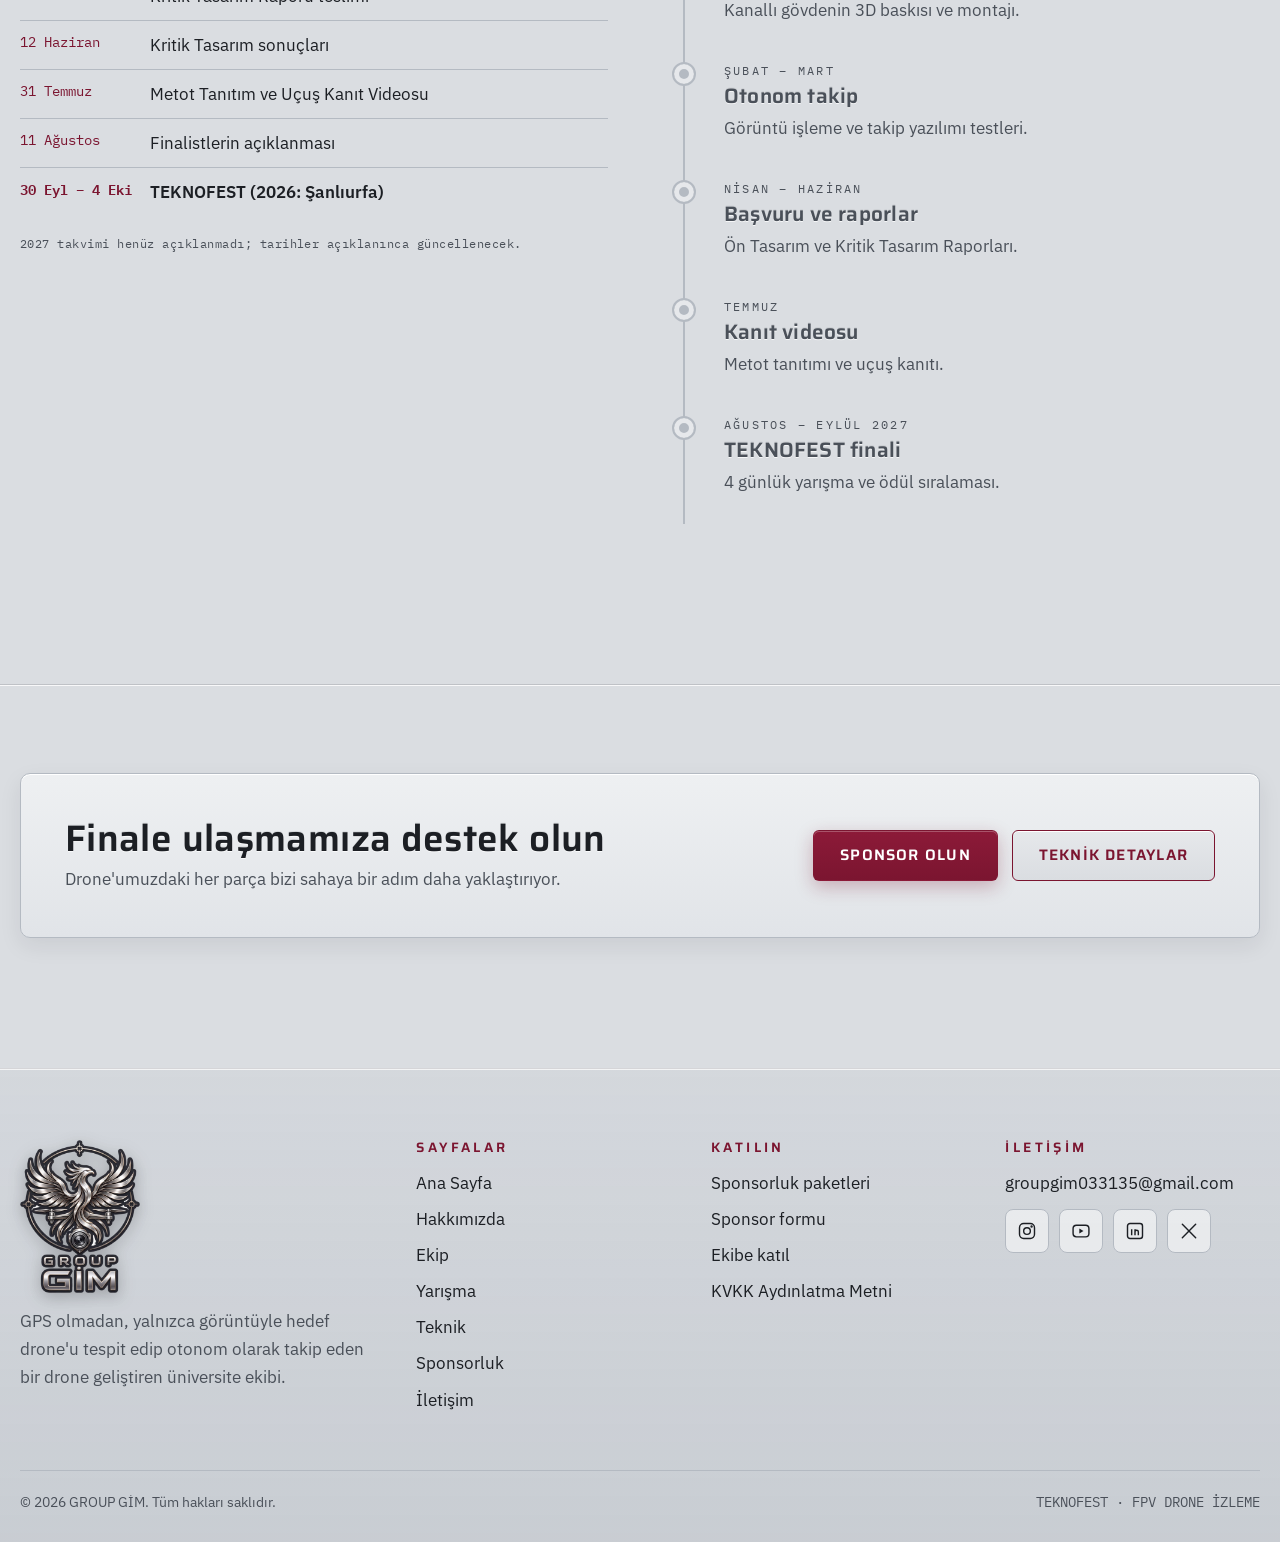
<file: yarisma.html>
<!doctype html>
<html lang="tr" data-lang="tr" class="no-js">
<head>
  <meta charset="utf-8">
  <meta name="viewport" content="width=device-width, initial-scale=1">
  <title data-en="Competition — GROUP GİM">Yarışma — GROUP GİM</title>
  <meta name="description" content="TEKNOFEST FPV Drone İzleme yarışmasının amacı, görev akışı, kuralları, puanlaması ve GROUP GİM'in yol haritası."
        data-en-content="The goal, mission flow, rules and scoring of the TEKNOFEST FPV Drone Tracking competition, and GROUP GİM's roadmap.">
  <link rel="icon" type="image/png" href="assets/favicon-64.png">
  <link rel="apple-touch-icon" href="assets/apple-touch-icon.png">
  <link rel="preconnect" href="https://fonts.googleapis.com">
  <link rel="preconnect" href="https://fonts.gstatic.com" crossorigin>
  <link rel="stylesheet" href="https://fonts.googleapis.com/css2?family=IBM+Plex+Mono:wght@400;500&family=IBM+Plex+Sans:wght@400;500;600&family=Saira:wght@500;600;700&display=swap">
    <script>
    // Karanlık / açık mod: sayfa çizilmeden önce uygula (titreme olmasın)
    try { var t = localStorage.getItem("gim-theme"); if (t !== "dark" && t !== "light") t = matchMedia("(prefers-color-scheme: dark)").matches ? "dark" : "light"; document.documentElement.setAttribute("data-theme", t); } catch (e) {}
  </script>
  <link rel="stylesheet" href="css/style.css">
  <link rel="stylesheet" href="css/pages.css">
  <script src="js/site.js" defer></script>
</head>
<body data-page="competition">
<header id="site-header"></header>

<main>

  <!-- ============ SAYFA BAŞLIĞI ============ -->
  <section class="page-hero">
    <svg class="big-reticle" viewBox="0 0 100 100" fill="none" stroke="currentColor" stroke-width=".6" aria-hidden="true"><circle cx="50" cy="50" r="30"/><circle cx="50" cy="50" r="42" stroke-dasharray="1 3"/><path d="M50 2v18M50 80v18M2 50h18M80 50h18"/><path d="M8 22V8h14M78 8h14v14M92 78v14H78M22 92H8V78"/></svg>
    <div class="container">
      <nav class="breadcrumb" aria-label="Konum" data-en-aria-label="Breadcrumb"><a href="index.html" data-en="Home">Ana Sayfa</a> / <span data-en="Competition">Yarışma</span></nav>
      <span class="eyebrow">TEKNOFEST</span>
      <h1 data-en="FPV Drone Tracking competition">FPV Drone İzleme yarışması</h1>
      <p class="lead" data-en="Lock on to a target drone flying unknown manoeuvres and follow it fully autonomously — without GPS.">Önceden bilinmeyen manevralar yapan bir hedef drone'a kilitlen ve onu GPS olmadan, tamamen otonom olarak takip et.</p>
      <div class="subnav">
        <a href="#yarisma" data-en="The Competition">Yarışma</a>
        <a href="#gorev-akisi" data-en="Mission Flow">Görev Akışı</a>
        <a href="#kurallar" data-en="Rules">Kurallar</a>
        <a href="#puanlama" data-en="Scoring">Puanlama</a>
        <a href="#yol-haritasi" data-en="Roadmap">Yol Haritası</a>
      </div>
    </div>
  </section>

  <!-- ============ 01 YARIŞMA ============ -->
  <section class="section" id="yarisma">
    <div class="container">
      <div class="grid grid-2 comp-intro">
        <div data-reveal>
          <span class="eyebrow mono">01</span>
          <h2 data-en="The Competition">Yarışma</h2>
          <p class="lead" data-en="The competition tests how well autonomous systems can perceive, decide and follow a moving target in a realistic mission scenario.">Yarışma, otonom sistemlerin algılama, karar verme ve hareketli hedef takibi becerilerini gerçekçi bir görev senaryosunda sınıyor.</p>
          <p data-en="Its starting point is a real problem: on the battlefield, soft-kill methods such as radar jamming, GPS spoofing and jammers are not always enough against drones. TEKNOFEST asks university students to develop innovative, vision-based tracking solutions for exactly these situations.">Çıkış noktası gerçek bir sorun: harp sahasında radar karıştırma, GPS bozma ve jammer gibi "softkill" yöntemler dronelara karşı her zaman yeterli olmuyor. TEKNOFEST, tam da bu durumlar için üniversite öğrencilerinden görüntü temelli takip konseptinde yenilikçi çözümler geliştirmelerini istiyor.</p>
          <p class="src mono" data-en="Source: TEKNOFEST 2026 FPV Drone Tracking Technical Specification, Section 1">Kaynak: TEKNOFEST 2026 FPV Drone İzleme Teknik Şartnamesi, Bölüm 1</p>
        </div>
        <div class="grid grid-2 facts" data-reveal data-reveal-delay="2">
          <div class="panel fact"><b class="mono">11</b><span data-en="unknown manoeuvres to track">takip edilecek manevra</span></div>
          <div class="panel fact"><b class="mono" data-en="10 min">10 dk</b><span data-en="maximum mission time">azami görev süresi</span></div>
          <div class="panel fact"><b class="mono">0 GNSS</b><span data-en="no satellite navigation on board">drone üzerinde uydu navigasyonu yok</span></div>
          <div class="panel fact"><b class="mono" data-en="4 days">4 gün</b><span data-en="one attempt per day, four in total">günde bir, toplam dört deneme</span></div>
          <div class="panel fact"><b class="mono">≤ 15"</b><span data-en="maximum drone size">azami drone boyutu</span></div>
          <div class="panel fact"><b class="mono">₺300.000</b><span data-en="first prize">birincilik ödülü</span></div>
        </div>
      </div>
    </div>
  </section>

  <!-- ============ 02 GÖREV AKIŞI ============ -->
  <section class="section section--alt" id="gorev-akisi">
    <div class="container">
      <div class="section-head" data-reveal>
        <span class="eyebrow mono">02</span>
        <h2 data-en="Mission Flow">Görev Akışı</h2>
        <p class="lead" data-en="What happens on the field, step by step, from the moment the team is called.">Takım anons edildiği andan itibaren sahada neler oluyor, adım adım.</p>
      </div>
      <ol class="mission" data-reveal>
        <li class="m-step">
          <span class="m-time mono" data-en="≤ 5 MIN">≤ 5 DK</span>
          <h3 data-en="Announcement">Anons</h3>
          <p data-en="The team must arrive at the competition area within 5 minutes of being called.">Takım anons edildikten sonra 5 dakika içinde yarışma alanına gelir.</p>
        </li>
        <li class="m-step">
          <span class="m-time mono" data-en="15 MIN">15 DK</span>
          <h3 data-en="Preparation">Hazırlık</h3>
          <p data-en="The team has 15 minutes to prepare the drone and the ground station.">Drone'u ve yer istasyonunu hazırlamak için 15 dakika süre vardır.</p>
        </li>
        <li class="m-step">
          <span class="m-time mono" data-en="MANUAL">MANUEL</span>
          <h3 data-en="Takeoff">Kalkış</h3>
          <p data-en="The pilot takes off manually and flies into the designated mission area where the target drone is.">Pilot manuel olarak kalkış yapar ve hedef drone'un bulunduğu görev alanına girer.</p>
        </li>
        <li class="m-step is-key">
          <span class="m-time mono">LOCK</span>
          <h3 data-en="Lock on">Kilitlenme</h3>
          <p data-en="The drone locks on to the target, which hovers in a fixed position, and switches to autonomous mode.">Drone, başlangıçta sabit konumda uçan hedefe kilitlenir ve otonom moda geçer.</p>
        </li>
        <li class="m-step is-key">
          <span class="m-time mono" data-en="≤ 10 MIN">≤ 10 DK</span>
          <h3 data-en="Autonomous tracking">Otonom takip</h3>
          <p data-en="The target starts moving and flies 11 predefined manoeuvres. The clock starts when the target takes off.">Hedef hareket etmeye başlar ve 11 manevra yapar. Süre, hedef drone'un kalkışıyla başlar.</p>
        </li>
        <li class="m-step">
          <span class="m-time mono" data-en="MANUAL">MANUEL</span>
          <h3 data-en="Return">Dönüş</h3>
          <p data-en="After the end-of-mission warning, the pilot brings the drone back to the start point manually.">Görev bitti uyarısından sonra pilot drone'u manuel olarak başlangıç noktasına getirir.</p>
        </li>
        <li class="m-step">
          <span class="m-time mono" data-en="≤ 10 MIN">≤ 10 DK</span>
          <h3 data-en="Recording">Kayıt teslimi</h3>
          <p data-en="The recorded camera footage is shared with the referees within 10 minutes after the run.">Kaydedilen kamera görüntüsü, yarışmadan sonra 10 dakika içinde hakem heyetiyle paylaşılır.</p>
        </li>
      </ol>
      <div class="callout" data-reveal>
        <svg viewBox="0 0 24 24" fill="none" stroke="currentColor" stroke-width="1.8" stroke-linecap="round"><circle cx="12" cy="12" r="9"/><path d="M12 8v5M12 16v.01"/></svg>
        <p data-en="Throughout the run, the image the drone sees must be streamed live to a screen the referees can watch. A team that runs out of time scores for the stages it has completed; if a team asks to restart, the points earned on the field are reset.">Yarışma boyunca drone'un gördüğü görüntü, hakemlerin izleyebileceği bir ekrana canlı aktarılmalıdır. Süresi dolan takım, tamamladığı aşamalar kadar puan alır; başa dönme talep eden takımın sahada kazandığı puanlar sıfırlanır.</p>
      </div>
    </div>
  </section>

  <!-- ============ 03 KURALLAR ============ -->
  <section class="section" id="kurallar">
    <div class="container">
      <div class="section-head" data-reveal>
        <span class="eyebrow mono">03</span>
        <h2 data-en="Rules">Kurallar</h2>
        <p class="lead" data-en="The main technical and organisational rules in the specification.">Şartnamedeki başlıca teknik ve organizasyonel kurallar.</p>
      </div>
      <div class="grid grid-3 rules">
        <article class="panel rule-card" data-reveal data-reveal-delay="1">
          <h3 data-en="The drone">Drone</h3>
          <ul class="rule-list">
            <li data-en="Size must not exceed 15 inches">Boyutu 15 inçi aşmamalı</li>
            <li data-en="Maximum İHA-1 class">En fazla İHA-1 sınıfında olmalı</li>
            <li data-en="Battery-powered electric motors only">İtki yalnızca bataryalı elektrik motorlarıyla</li>
            <li data-en="Commercially packaged, safely mounted batteries">Ticari olarak paketlenmiş, güvenli yerleştirilmiş batarya</li>
            <li data-en="No GNSS system on board">Üzerinde GNSS sistemi bulunmamalı</li>
            <li data-en="VTOL-type UAVs are not accepted">VTOL tipi İHA'lar kabul edilmez</li>
            <li data-en="Off-the-shelf parts are allowed">Rafta hazır ürünler kullanılabilir</li>
          </ul>
        </article>
        <article class="panel rule-card" data-reveal data-reveal-delay="2">
          <h3 data-en="Safety and video">Güvenlik ve görüntü</h3>
          <ul class="rule-list">
            <li data-en="Fail-safe systems against loss of communication">Haberleşme kesintisine karşı güvenlik sistemi</li>
            <li data-en="Live camera feed to a screen at the control point">Kamera görüntüsünün kontrol noktasına canlı aktarımı</li>
            <li data-en="The footage must be recorded">Görüntünün kayıt altına alınması</li>
            <li data-en="Technical and safety inspection before flight">Uçuş öncesi teknik ve güvenlik kontrolü</li>
            <li data-en="The drone must match the Critical Design Report">Drone, Kritik Tasarım Raporu'ndakiyle aynı kalmalı</li>
            <li data-en="Must not leave the designated flight area">Belirlenen uçuş alanının dışına çıkılmamalı</li>
          </ul>
        </article>
        <article class="panel rule-card" data-reveal data-reveal-delay="3">
          <h3 data-en="Team and registration">Takım ve kayıt</h3>
          <ul class="rule-list">
            <li data-en="4 to 10 people, including the advisor">Danışman dahil 4–10 kişi</li>
            <li data-en="A team captain and one pilot are required">Bir takım kaptanı ve bir pilot zorunlu</li>
            <li data-en="On the course: the pilot plus up to 3 people">Parkurda pilot hariç en fazla 3 kişi</li>
            <li data-en="Pilot registered on the SHGM UAV system">Pilotun SHGM İHA sistemine kaydı</li>
            <li data-en="Drone registered, with its barcode on the airframe">Drone'un kaydı ve barkodunun üzerinde olması</li>
            <li data-en="Written objections only">İtirazlar yalnızca yazılı yapılır</li>
          </ul>
        </article>
      </div>
      <p class="src mono" data-reveal data-en="Source: Technical Specification, Sections 2, 4, 5 and 8">Kaynak: Teknik Şartname, Bölüm 2, 4, 5 ve 8</p>
    </div>
  </section>

  <!-- ============ 04 PUANLAMA ============ -->
  <section class="section section--alt" id="puanlama">
    <div class="container">
      <div class="section-head" data-reveal>
        <span class="eyebrow mono">04</span>
        <h2 data-en="Scoring">Puanlama</h2>
        <p class="lead" data-en="Out of 100 points, a quarter comes from reports and video, three quarters from the field.">100 puanın dörtte biri raporlar ve videodan, dörtte üçü sahadan geliyor.</p>
      </div>

      <div class="split-bar" data-reveal role="img" aria-label="Puan dağılımı: yüzde 25 rapor ve video, yüzde 75 görev" data-en-aria-label="Score split: 25 percent reports and video, 75 percent mission">
        <div class="seg seg--a" style="flex: 25"><b class="mono">%25</b><span data-en="Reports &amp; video">Rapor &amp; video</span></div>
        <div class="seg seg--b" style="flex: 75"><b class="mono">%75</b><span data-en="Mission on the field">Sahadaki görev</span></div>
      </div>

      <div class="grid grid-2 score-tables">
        <div class="panel" data-reveal data-reveal-delay="1">
          <h3 data-en="Reports and video · 25 points">Rapor ve video · 25 puan</h3>
          <table class="score">
            <tbody>
              <tr><td data-en="Preliminary Design Report">Ön Tasarım Raporu</td><td class="mono">5</td></tr>
              <tr><td data-en="Critical Design Report">Kritik Tasarım Raporu</td><td class="mono">10</td></tr>
              <tr><td data-en="Method &amp; Flight Proof Video">Metot Tanıtım ve Uçuş Kanıt Videosu</td><td class="mono">10</td></tr>
            </tbody>
          </table>
        </div>
        <div class="panel" data-reveal data-reveal-delay="2">
          <h3 data-en="Mission · 75 points">Görev · 75 puan</h3>
          <table class="score">
            <tbody>
              <tr><td data-en="Live video transmission">Anlık görüntü aktarımı (canlı yayın)</td><td class="mono">10</td></tr>
              <tr><td data-en="Autonomous flight capability">Otonom uçuş kabiliyeti</td><td class="mono">10</td></tr>
              <tr><td data-en="Manoeuvre station 1">1. manevra istasyonu</td><td class="mono">10</td></tr>
              <tr><td data-en="Manoeuvre station 2">2. manevra istasyonu</td><td class="mono">10</td></tr>
              <tr><td data-en="Manoeuvre station 3">3. manevra istasyonu</td><td class="mono">15</td></tr>
              <tr><td data-en="Manoeuvre station 4">4. manevra istasyonu</td><td class="mono">20</td></tr>
            </tbody>
          </table>
        </div>
      </div>

      <div class="grid grid-2 prize-row">
        <div class="panel prizes" data-reveal data-reveal-delay="1">
          <h3 data-en="Prizes">Ödüller</h3>
          <ol class="podium">
            <li class="p1"><span class="mono" data-en="1st">1.</span><b class="mono">₺300.000</b></li>
            <li class="p2"><span class="mono" data-en="2nd">2.</span><b class="mono">₺250.000</b></li>
            <li class="p3"><span class="mono" data-en="3rd">3.</span><b class="mono">₺200.000</b></li>
          </ol>
        </div>
        <div class="panel min-crit" data-reveal data-reveal-delay="2">
          <span class="why-tag mono" data-en="MINIMUM CRITERION">MİNİMUM KRİTER</span>
          <h3 data-en="The first 4 manoeuvres, autonomously">İlk 4 manevra, otonom olarak</h3>
          <p data-en="Only teams that complete the first four manoeuvres autonomously can enter the prize ranking. That is our first threshold.">Ödül sıralamasına yalnızca ilk dört manevrayı otonom olarak başarıyla tamamlayan takımlar girebiliyor. Bizim ilk eşiğimiz bu.</p>
        </div>
      </div>
      <p class="src mono" data-reveal data-en="Source: Technical Specification, Sections 6.2, 6.3 and 7 (TEKNOFEST 2026 values)">Kaynak: Teknik Şartname, Bölüm 6.2, 6.3 ve 7 (TEKNOFEST 2026 değerleri)</p>
    </div>
  </section>

  <!-- ============ 05 YOL HARİTASI ============ -->
  <section class="section" id="yol-haritasi">
    <div class="container">
      <div class="section-head" data-reveal>
        <span class="eyebrow mono">05</span>
        <h2 data-en="Roadmap">Yol Haritası</h2>
        <p class="lead" data-en="The competition is evaluated in three stages before the final. Below is our plan, built on the 2026 calendar.">Yarışma finalden önce üç aşamada değerlendiriliyor. Aşağıda 2026 takvimini esas alan planımız var.</p>
      </div>

      <div class="grid grid-2 roadmap">
        <div data-reveal>
          <h3 class="col-title" data-en="Official stages (2026 calendar)">Resmî aşamalar (2026 takvimi)</h3>
          <table class="cal">
            <tbody>
              <tr><td class="mono" data-en="7 April">7 Nisan</td><td data-en="Application deadline">Son başvuru tarihi</td></tr>
              <tr><td class="mono" data-en="8 April">8 Nisan</td><td data-en="Preliminary Design Report">Ön Tasarım Raporu teslimi</td></tr>
              <tr><td class="mono" data-en="22 April">22 Nisan</td><td data-en="Preliminary results">Ön Tasarım sonuçları</td></tr>
              <tr><td class="mono" data-en="2 June">2 Haziran</td><td data-en="Critical Design Report">Kritik Tasarım Raporu teslimi</td></tr>
              <tr><td class="mono" data-en="12 June">12 Haziran</td><td data-en="Critical design results">Kritik Tasarım sonuçları</td></tr>
              <tr><td class="mono" data-en="31 July">31 Temmuz</td><td data-en="Method &amp; Flight Proof Video">Metot Tanıtım ve Uçuş Kanıt Videosu</td></tr>
              <tr><td class="mono" data-en="11 August">11 Ağustos</td><td data-en="Finalists announced">Finalistlerin açıklanması</td></tr>
              <tr><td class="mono" data-en="30 Sep – 4 Oct">30 Eyl – 4 Eki</td><td data-en="TEKNOFEST (2026: Şanlıurfa)">TEKNOFEST (2026: Şanlıurfa)</td></tr>
            </tbody>
          </table>
          <p class="src mono" data-en="The 2027 calendar has not been announced yet; dates will be updated.">2027 takvimi henüz açıklanmadı; tarihler açıklanınca güncellenecek.</p>
        </div>

        <div data-reveal data-reveal-delay="2">
          <h3 class="col-title" data-en="Our plan">Bizim planımız</h3>
          <ol class="timeline">
            <li class="tl-item now">
              <span class="tl-date mono" data-en="OCT – NOV 2026 · NOW">EKİM – KASIM 2026 · ŞU AN</span>
              <h3 data-en="Demo and first flight">Demo ve ilk uçuş</h3>
              <p data-en="Electronics and flight tests on a temporary frame.">Geçici gövdeyle elektronik ve uçuş testleri.</p>
            </li>
            <li class="tl-item">
              <span class="tl-date mono" data-en="DEC – JAN">ARALIK – OCAK</span>
              <h3 data-en="Prototype">Prototip</h3>
              <p data-en="3D printing and assembly of the ducted frame.">Kanallı gövdenin 3D baskısı ve montajı.</p>
            </li>
            <li class="tl-item">
              <span class="tl-date mono" data-en="FEB – MAR">ŞUBAT – MART</span>
              <h3 data-en="Autonomous tracking">Otonom takip</h3>
              <p data-en="Image processing and tracking software tests.">Görüntü işleme ve takip yazılımı testleri.</p>
            </li>
            <li class="tl-item">
              <span class="tl-date mono" data-en="APR – JUN">NİSAN – HAZİRAN</span>
              <h3 data-en="Application and reports">Başvuru ve raporlar</h3>
              <p data-en="Preliminary and Critical Design Reports.">Ön Tasarım ve Kritik Tasarım Raporları.</p>
            </li>
            <li class="tl-item">
              <span class="tl-date mono" data-en="JULY">TEMMUZ</span>
              <h3 data-en="Proof video">Kanıt videosu</h3>
              <p data-en="Method presentation and flight proof.">Metot tanıtımı ve uçuş kanıtı.</p>
            </li>
            <li class="tl-item">
              <span class="tl-date mono" data-en="AUG – SEP 2027">AĞUSTOS – EYLÜL 2027</span>
              <h3 data-en="TEKNOFEST final">TEKNOFEST finali</h3>
              <p data-en="Four days of competition and the prize ranking.">4 günlük yarışma ve ödül sıralaması.</p>
            </li>
          </ol>
        </div>
      </div>
    </div>
  </section>

  <!-- ============ ÇAĞRI ============ -->
  <section class="section section--tight">
    <div class="container">
      <div class="panel cta-band" data-reveal>
        <div>
          <h2 data-en="Help us reach the final">Finale ulaşmamıza destek olun</h2>
          <p class="muted" data-en="Every part on our drone brings us one step closer to the field.">Drone'umuzdaki her parça bizi sahaya bir adım daha yaklaştırıyor.</p>
        </div>
        <div class="btn-row">
          <a class="btn btn--primary" href="sponsorluk.html#sponsor-formu" data-en="Become a Sponsor">Sponsor Olun</a>
          <a class="btn btn--ghost" href="teknik.html" data-en="Technical details">Teknik detaylar</a>
        </div>
      </div>
    </div>
  </section>

</main>

<footer id="site-footer"></footer>
</body>
</html>
</file>
<file: css/style.css>
/* =========================================================
   GROUP GİM — Tasarım sistemi
   Fırçalanmış çelik zemin + koyu kiraz vurgu
   ========================================================= */

:root {
  /* Çelik tonları */
  --steel-light: #E6E8EB;
  --steel: #DADDE1;
  --steel-dark: #C9CED5;
  --border: #B4BAC2;
  --iron: #8E959E;          /* sadece ikon / süs için (metin için kontrast yetersiz) */
  --text-muted: #4A5059;    /* ikincil metin */
  --graphite: #1C1F24;      /* ana metin */

  /* Vurgu */
  --cherry: #7B1530;
  --cherry-hover: #5E0F24;
  --cherry-tint: #F1E3E7;

  /* Yazı tipleri */
  --font-head: "Saira", "Segoe UI", sans-serif;
  --font-body: "IBM Plex Sans", "Segoe UI", sans-serif;
  --font-mono: "IBM Plex Mono", ui-monospace, monospace;

  /* Ölçüler */
  --container: 1240px;
  --radius: 10px;
  --header-h: 76px;
  --ease: cubic-bezier(.2, .7, .2, 1);

  /* Fırçalanmış metal dokusu (SVG gürültü, yatay çizgiler) */
  --brushed: url("data:image/svg+xml,%3Csvg xmlns='http://www.w3.org/2000/svg' width='700' height='700'%3E%3Cfilter id='n'%3E%3CfeTurbulence type='fractalNoise' baseFrequency='0.003 0.85' numOctaves='2' seed='7' stitchTiles='stitch'/%3E%3CfeColorMatrix type='saturate' values='0'/%3E%3C/filter%3E%3Crect width='100%25' height='100%25' filter='url(%23n)' opacity='0.55'/%3E%3C/svg%3E");
}

/* ---------- Temel ---------- */
*, *::before, *::after { box-sizing: border-box; }
html { scroll-behavior: smooth; scroll-padding-top: calc(var(--header-h) + 16px); }
body {
  margin: 0;
  font-family: var(--font-body);
  font-size: 17px;
  line-height: 1.65;
  color: var(--graphite);
  background-color: var(--steel);
  background-image:
    var(--brushed),
    linear-gradient(135deg, var(--steel-light) 0%, var(--steel) 45%, var(--steel-dark) 100%);
  background-attachment: fixed;
  background-blend-mode: soft-light, normal;
  -webkit-font-smoothing: antialiased;
  overflow-x: hidden;
}
img { max-width: 100%; display: block; }
[hidden] { display: none !important; }
a { color: var(--cherry); text-decoration: none; }
a:hover { color: var(--cherry-hover); }
:focus-visible { outline: 2px solid var(--cherry); outline-offset: 3px; border-radius: 4px; }

h1, h2, h3, h4 {
  font-family: var(--font-head);
  font-weight: 600;
  line-height: 1.12;
  margin: 0 0 .5em;
  letter-spacing: .01em;
  /* kazınmış metal etkisi */
  text-shadow: 0 1px 0 rgba(255,255,255,.75), 0 -1px 0 rgba(0,0,0,.08);
}
h1 { font-size: clamp(2.4rem, 5.2vw, 4.4rem); }
h2 { font-size: clamp(1.9rem, 3.6vw, 3rem); }
h3 { font-size: 1.3rem; }
p { margin: 0 0 1em; }

.container { width: min(100% - 32px, var(--container)); margin-inline: auto; }
.section { position: relative; padding: clamp(72px, 10vw, 140px) 0; }
.section--tight { padding: clamp(48px, 7vw, 96px) 0; }
.section--alt {
  background: linear-gradient(180deg, rgba(255,255,255,.22), rgba(255,255,255,.06));
}
/* İşlenmiş metal ayırıcı çizgi */
.section + .section::before {
  content: ""; position: absolute; top: 0; left: 0; right: 0; height: 2px;
  background: linear-gradient(180deg, rgba(28,31,36,.14) 0 1px, rgba(255,255,255,.8) 1px 2px);
}

.eyebrow {
  display: inline-block;
  font-family: var(--font-head);
  font-size: .8rem; font-weight: 600;
  letter-spacing: .3em; text-transform: uppercase;
  color: var(--cherry);
  margin-bottom: 14px;
}
.lead { font-size: 1.2rem; color: var(--text-muted); max-width: 640px; }
.muted { color: var(--text-muted); }
.mono { font-family: var(--font-mono); }
.center { text-align: center; }
.center .lead { margin-inline: auto; }
.section-head { margin-bottom: 48px; }

/* ---------- Butonlar ---------- */
.btn {
  position: relative; overflow: hidden;
  display: inline-flex; align-items: center; gap: 10px;
  min-height: 48px; padding: 12px 26px;
  font-family: var(--font-head); font-weight: 600; font-size: .95rem;
  letter-spacing: .08em; text-transform: uppercase;
  border-radius: 6px; border: 1.5px solid transparent;
  cursor: pointer; transition: background .25s, color .25s, transform .25s var(--ease), box-shadow .25s;
}
.btn--primary {
  background: linear-gradient(180deg, #8C1A38, var(--cherry));
  color: #fff;
  box-shadow: inset 0 1px 0 rgba(255,255,255,.25), 0 6px 18px rgba(123,21,48,.28);
}
.btn--primary:hover { background: var(--cherry-hover); color: #fff; transform: translateY(-2px); }
/* metalik parlama */
.btn--primary::after {
  content: ""; position: absolute; top: 0; bottom: 0; left: -60%; width: 40%;
  background: linear-gradient(100deg, transparent, rgba(255,255,255,.35), transparent);
  transform: skewX(-20deg); transition: left .6s var(--ease);
}
.btn--primary:hover::after { left: 130%; }
.btn--ghost {
  background: linear-gradient(180deg, var(--steel-light), var(--steel));
  color: var(--cherry); border-color: var(--cherry);
  box-shadow: inset 0 1px 0 #fff;
}
.btn--ghost:hover { background: var(--cherry-tint); color: var(--cherry-hover); transform: translateY(-2px); }
.btn--sm { min-height: 40px; padding: 8px 18px; font-size: .82rem; }
.btn-row { display: flex; flex-wrap: wrap; gap: 14px; }

/* ---------- Paneller / kartlar ---------- */
.panel {
  position: relative;
  background: linear-gradient(180deg, #EEF0F2, #E1E4E8);
  border: 1px solid var(--border);
  border-radius: var(--radius);
  box-shadow: inset 0 1px 0 #fff, 0 8px 22px rgba(28,31,36,.08);
  padding: 28px;
  transition: transform .35s var(--ease), box-shadow .35s;
}
.panel::before { /* üst kenar kiraz çizgi (hover) */
  content: ""; position: absolute; left: 14px; right: 14px; top: -1px; height: 2px;
  background: var(--cherry); border-radius: 2px;
  transform: scaleX(0); transition: transform .35s var(--ease);
}
.panel--hover:hover { transform: translateY(-4px); box-shadow: inset 0 1px 0 #fff, 0 16px 34px rgba(28,31,36,.14); }
.panel--hover:hover::before { transform: scaleX(1); }
.panel--hover::after {   /* üzerine gelince kilitlenen köşe çerçeveleri */
  content: ""; position: absolute; inset: -16px; pointer-events: none; opacity: 0;
  --c: var(--cherry); --l: 16px; --t: 2px;
  background:
    linear-gradient(var(--c), var(--c)) top left / var(--l) var(--t),
    linear-gradient(var(--c), var(--c)) top left / var(--t) var(--l),
    linear-gradient(var(--c), var(--c)) top right / var(--l) var(--t),
    linear-gradient(var(--c), var(--c)) top right / var(--t) var(--l),
    linear-gradient(var(--c), var(--c)) bottom left / var(--l) var(--t),
    linear-gradient(var(--c), var(--c)) bottom left / var(--t) var(--l),
    linear-gradient(var(--c), var(--c)) bottom right / var(--l) var(--t),
    linear-gradient(var(--c), var(--c)) bottom right / var(--t) var(--l);
  background-repeat: no-repeat;
  transition: inset .3s cubic-bezier(.2,.9,.3,1.3), opacity .3s;
}
.panel--hover:hover::after { inset: -7px; opacity: 1; }

.grid { display: grid; gap: 24px; }
.grid-2 { grid-template-columns: repeat(2, minmax(0, 1fr)); }
.grid-3 { grid-template-columns: repeat(3, minmax(0, 1fr)); }
.grid-4 { grid-template-columns: repeat(4, minmax(0, 1fr)); }

.chip {
  display: inline-flex; align-items: center; gap: 8px;
  padding: 6px 14px; border-radius: 999px;
  font-family: var(--font-mono); font-size: .85rem;
  background: rgba(255,255,255,.55); border: 1px solid var(--border);
}
.chip--cherry { background: var(--cherry-tint); border-color: #D9B5C0; color: var(--cherry); }

/* Köşe parantezleri (takip kutusu) */
.brk {
  --c: var(--graphite); --l: 18px; --t: 2px;
  background:
    linear-gradient(var(--c), var(--c)) top left / var(--l) var(--t),
    linear-gradient(var(--c), var(--c)) top left / var(--t) var(--l),
    linear-gradient(var(--c), var(--c)) top right / var(--l) var(--t),
    linear-gradient(var(--c), var(--c)) top right / var(--t) var(--l),
    linear-gradient(var(--c), var(--c)) bottom left / var(--l) var(--t),
    linear-gradient(var(--c), var(--c)) bottom left / var(--t) var(--l),
    linear-gradient(var(--c), var(--c)) bottom right / var(--l) var(--t),
    linear-gradient(var(--c), var(--c)) bottom right / var(--t) var(--l);
  background-repeat: no-repeat;
}

/* Görsel yer tutucu */
.ph {
  position: relative;
  display: flex; flex-direction: column; align-items: center; justify-content: center; gap: 10px;
  border-radius: 6px;
  background-color: #CDD1D7;
  box-shadow: inset 0 2px 8px rgba(28,31,36,.18), inset 0 -1px 0 rgba(255,255,255,.6);
  color: var(--text-muted); font-family: var(--font-mono); font-size: .8rem; text-align: center;
  padding: 16px;
}
.ph::after { content: ""; position: absolute; inset: 10px; pointer-events: none; }
.ph.brk { --c: var(--text-muted); background-color: #CDD1D7; }
.ph svg { width: 34px; height: 34px; stroke: var(--text-muted); }
/* Fotoğraf gelene kadar: isim baş harfleri */
.avatar {
  --c: var(--cherry); --l: 20px; --t: 2px;
  position: relative; display: flex; align-items: center; justify-content: center;
  border-radius: 6px; overflow: hidden;
  background-color: #D3D7DC;
  box-shadow: inset 0 2px 10px rgba(28,31,36,.16), inset 0 -1px 0 rgba(255,255,255,.7);
}
.avatar::before {   /* arkada silik nişangâh */
  content: ""; position: absolute; width: 72%; aspect-ratio: 1; border-radius: 50%;
  border: 1px solid rgba(142,149,158,.55);
  background:
    linear-gradient(rgba(142,149,158,.45), rgba(142,149,158,.45)) center / 1px 130% no-repeat,
    linear-gradient(rgba(142,149,158,.45), rgba(142,149,158,.45)) center / 130% 1px no-repeat;
}
.avatar span {
  position: relative;
  font-family: var(--font-head); font-weight: 700; font-size: clamp(2.6rem, 5vw, 4rem);
  letter-spacing: .06em; color: var(--graphite);
  text-shadow: 0 1px 0 rgba(255,255,255,.8), 0 -1px 0 rgba(0,0,0,.12);   /* kazınmış harf */
}
.panel--hover:hover .avatar span { color: var(--cherry); transition: color .3s; }
.ratio-16x9 { aspect-ratio: 16 / 9; }
.ratio-4x5 { aspect-ratio: 4 / 5; }
.ratio-1x1 { aspect-ratio: 1 / 1; }

/* =========================================================
   ÜST MENÜ
   ========================================================= */
.site-header {
  position: sticky; top: 0; z-index: 50;
  height: var(--header-h);
  box-shadow: 0 1px 0 rgba(28,31,36,.16), 0 2px 0 rgba(255,255,255,.7), 0 8px 20px rgba(28,31,36,.06);
}
/* Buzlu cam zemin ayrı katmanda: backdrop-filter doğrudan başlıkta olursa
   içindeki mobil menü (position: fixed) başlığın 76px'lik alanına hapsoluyordu. */
.site-header::before {
  content: ""; position: absolute; inset: 0; z-index: -1; pointer-events: none;
  background: linear-gradient(180deg, rgba(232,234,237,.92), rgba(218,221,225,.88));
  backdrop-filter: blur(10px) saturate(1.1);
  -webkit-backdrop-filter: blur(10px) saturate(1.1);
}
.site-header .container { height: 100%; display: flex; align-items: center; gap: 20px; }
.brand { display: flex; align-items: center; gap: 10px; color: var(--graphite); flex-shrink: 0; }
.brand img { height: 50px; width: auto; filter: drop-shadow(0 2px 3px rgba(0,0,0,.25)); }
.brand span { font-family: var(--font-head); font-weight: 700; font-size: 1.15rem; letter-spacing: .14em; white-space: nowrap; }
.brand:hover { color: var(--graphite); }

.nav { margin-left: auto; }
.nav > ul { list-style: none; margin: 0; padding: 0; display: flex; gap: 2px; }
.nav li { position: relative; }
.nav-link {
  display: flex; align-items: center; gap: 4px;
  padding: 10px 12px;
  font-family: var(--font-head); font-weight: 500; font-size: .92rem; letter-spacing: .04em;
  color: var(--graphite); position: relative;
}
.nav-link::after {
  content: ""; position: absolute; left: 12px; right: 12px; bottom: 4px; height: 2px;
  background: var(--cherry); transform: scaleX(0); transform-origin: left; transition: transform .3s var(--ease);
}
.nav-link:hover { color: var(--cherry); }
.nav-link:hover::after, .nav-link[aria-current="page"]::after { transform: scaleX(1); }
.nav-link[aria-current="page"] { color: var(--cherry); }
.nav-link .caret { width: 10px; height: 10px; opacity: .6; }

.dropdown {
  position: absolute; top: calc(100% + 4px); left: 0; min-width: 230px;
  list-style: none; margin: 0; padding: 8px;
  background: linear-gradient(180deg, #EEF0F2, #E1E4E8);
  border: 1px solid var(--border); border-radius: 8px;
  box-shadow: inset 0 1px 0 #fff, 0 16px 34px rgba(28,31,36,.16);
  opacity: 0; visibility: hidden; transform: translateY(6px);
  transition: opacity .2s, transform .2s var(--ease), visibility .2s;
}
.nav li:hover > .dropdown, .nav li:focus-within > .dropdown { opacity: 1; visibility: visible; transform: none; }
.dropdown a {
  display: block; padding: 9px 12px; border-radius: 5px;
  font-size: .92rem; color: var(--graphite);
}
.dropdown a:hover { background: var(--cherry-tint); color: var(--cherry); }

.header-actions { display: flex; align-items: center; gap: 12px; }
.lang-toggle {
  display: inline-flex; border: 1px solid var(--border); border-radius: 6px; overflow: hidden;
  background: rgba(255,255,255,.5);
}
.lang-toggle button {
  min-width: 40px; min-height: 36px; border: 0; background: transparent; cursor: pointer;
  font-family: var(--font-mono); font-size: .8rem; color: var(--text-muted);
}
.lang-toggle button[aria-pressed="true"] { background: var(--cherry); color: #fff; }

.menu-btn {
  display: none; width: 46px; height: 46px; border-radius: 6px;
  border: 1px solid var(--border); background: rgba(255,255,255,.5); cursor: pointer;
  align-items: center; justify-content: center;
}
.menu-btn svg { width: 22px; height: 22px; stroke: var(--graphite); }

/* Mobil menü */
.mobile-menu {
  position: fixed; inset: 0; z-index: 60;
  background-color: var(--steel);
  background-image: var(--brushed), linear-gradient(135deg, var(--steel-light), var(--steel-dark));
  background-blend-mode: soft-light, normal;
  padding: 20px 20px 40px; overflow-y: auto;
  transform: translateY(-100%); transition: transform .45s var(--ease);
  visibility: hidden;
}
.mobile-menu.open { transform: none; visibility: visible; }
.mobile-menu .mm-top { display: flex; justify-content: space-between; align-items: center; margin-bottom: 24px; }
.mobile-menu details { border-bottom: 1px solid var(--border); }
.mobile-menu summary, .mobile-menu .mm-link {
  display: flex; justify-content: space-between; align-items: center;
  padding: 16px 4px; list-style: none; cursor: pointer;
  font-family: var(--font-head); font-size: 1.5rem; font-weight: 600; color: var(--graphite);
}
.mobile-menu .mm-link { border-bottom: 1px solid var(--border); }
.mobile-menu summary::-webkit-details-marker { display: none; }
.mobile-menu summary .caret { width: 16px; height: 16px; flex-shrink: 0; opacity: .6; transition: transform .3s var(--ease); }
.mobile-menu details[open] summary .caret { transform: rotate(180deg); }
.mobile-menu details ul { list-style: none; margin: 0 0 12px; padding: 0 0 0 8px; }
.mobile-menu details a { display: block; padding: 8px 4px; color: var(--text-muted); }
.mobile-menu .btn { margin-top: 28px; width: 100%; justify-content: center; }

@media (max-width: 1180px) {
  .nav, .header-actions .btn { display: none; }
  .menu-btn { display: inline-flex; }
  .header-actions { margin-left: auto; }
}

/* =========================================================
   ARKA PLAN: SOLGUN ANKA + NİŞANGÂHLAR
   ========================================================= */
.bg-phoenix {
  position: fixed; z-index: -2; pointer-events: none;
  left: 50%; top: 52%;
  height: 82vh; aspect-ratio: 800 / 760; max-width: 96vw;
  transform: translate(-50%, -50%);
  opacity: .075;
  filter: drop-shadow(0 1px 0 rgba(255,255,255,.9));   /* çeliğe kazınmış etkisi */
}
.bg-phoenix img { position: absolute; inset: 0; width: 100%; height: 100%; }
.bg-phoenix .wing-l { transform-origin: 41% 53%; animation: flapL 4.6s ease-in-out infinite; }
.bg-phoenix .wing-r { transform-origin: 59% 53%; animation: flapR 4.6s ease-in-out infinite; }
.bg-phoenix .body   { animation: bob 4.6s ease-in-out infinite; }
@keyframes flapL { 0%,100% { transform: rotate(3deg); } 50% { transform: rotate(-9deg) translateY(4px); } }
@keyframes flapR { 0%,100% { transform: rotate(-3deg); } 50% { transform: rotate(9deg) translateY(4px); } }
@keyframes bob   { 0%,100% { transform: translateY(0); } 50% { transform: translateY(4px); } }

/* Gezinen nişangâhlar */
.reticles { position: fixed; inset: 0; z-index: -1; pointer-events: none; overflow: hidden; }
.ret { position: absolute; left: 0; top: 0; color: rgba(142,149,158,.42); will-change: transform; transition: color .3s; }
.ret i { position: absolute; width: 10px; height: 10px; border: 1.5px solid currentColor; }
.ret i:nth-child(1) { left: 0; top: 0; border-right: 0; border-bottom: 0; }
.ret i:nth-child(2) { right: 0; top: 0; border-left: 0; border-bottom: 0; }
.ret i:nth-child(3) { right: 0; bottom: 0; border-left: 0; border-top: 0; }
.ret i:nth-child(4) { left: 0; bottom: 0; border-right: 0; border-top: 0; }
.ret::before { content: ""; position: absolute; left: 50%; top: 50%; width: 46%; aspect-ratio: 1; transform: translate(-50%,-50%); border: 1px solid currentColor; border-radius: 50%; transition: opacity .3s; }
.ret::after { content: ""; position: absolute; left: 50%; top: 50%; width: 72%; height: 72%; transform: translate(-50%,-50%);
  background: linear-gradient(currentColor,currentColor) center / 1px 100% no-repeat, linear-gradient(currentColor,currentColor) center / 100% 1px no-repeat;
  opacity: .55; transition: opacity .3s; }
.ret b { position: absolute; left: 0; top: -19px; font: 500 10px var(--font-mono); letter-spacing: .2em; color: #fff; background: var(--cherry); padding: 1px 6px; opacity: 0; transition: opacity .2s; }
.ret.lock { color: var(--cherry); }
.ret.lock::before, .ret.lock::after { opacity: 0; }
.ret.lock b { opacity: 1; }

/* =========================================================
   SCROLL ANİMASYONLARI
   ========================================================= */
[data-reveal] { opacity: 0; transform: translateY(28px); transition: opacity .8s var(--ease), transform .8s var(--ease); }
[data-reveal].in { opacity: 1; transform: none; }
[data-reveal-delay="1"] { transition-delay: .1s; }
[data-reveal-delay="2"] { transition-delay: .2s; }
[data-reveal-delay="3"] { transition-delay: .3s; }
[data-reveal-delay="4"] { transition-delay: .4s; }
.no-js [data-reveal] { opacity: 1; transform: none; }

/* =========================================================
   İÇ SAYFA BAŞLIĞI
   ========================================================= */
.page-hero { position: relative; padding: clamp(64px, 9vw, 120px) 0 clamp(48px, 6vw, 80px); overflow: hidden; }
.page-hero .big-reticle {
  position: absolute; right: -6%; top: 50%; width: min(52vw, 560px); transform: translateY(-50%);
  color: var(--iron); opacity: .22; pointer-events: none;
}
.page-hero h1 { max-width: 820px; }
.breadcrumb { font-family: var(--font-mono); font-size: .82rem; color: var(--text-muted); margin-bottom: 18px; }
.breadcrumb a { color: var(--text-muted); }
.breadcrumb a:hover { color: var(--cherry); }
.subnav { display: flex; flex-wrap: wrap; gap: 10px; margin-top: 28px; }
.subnav a { font-family: var(--font-mono); font-size: .82rem; padding: 7px 14px; border-radius: 999px; border: 1px solid var(--border); background: rgba(255,255,255,.5); color: var(--graphite); }
.subnav a:hover { border-color: var(--cherry); color: var(--cherry); }

/* =========================================================
   ALT BİLGİ
   ========================================================= */
.site-footer {
  position: relative; margin-top: 40px; padding: 72px 0 28px;
  background: linear-gradient(180deg, rgba(201,206,213,.35), rgba(180,186,194,.45));
  box-shadow: inset 0 1px 0 rgba(28,31,36,.14), inset 0 2px 0 rgba(255,255,255,.7);
}
.footer-grid { display: grid; grid-template-columns: 1.4fr 1fr 1fr 1fr; gap: 40px; }
.footer-brand img { width: 120px; filter: drop-shadow(0 4px 8px rgba(0,0,0,.25)); margin-bottom: 14px; }
.site-footer h4 { font-size: .85rem; letter-spacing: .25em; text-transform: uppercase; color: var(--cherry); margin-bottom: 14px; text-shadow: none; }
.site-footer ul { list-style: none; margin: 0; padding: 0; }
.site-footer li { margin-bottom: 8px; }
.site-footer a { color: var(--graphite); }
.site-footer a:hover { color: var(--cherry); }
.socials { display: flex; gap: 10px; margin-top: 12px; }
.socials a {
  width: 44px; height: 44px; border-radius: 8px; display: inline-flex; align-items: center; justify-content: center;
  border: 1px solid var(--border); background: rgba(255,255,255,.5);
}
.socials a:hover { border-color: var(--cherry); background: var(--cherry-tint); }
.socials svg { width: 20px; height: 20px; stroke: currentColor; }
.footer-bottom { margin-top: 48px; padding-top: 20px; border-top: 1px solid var(--border); display: flex; justify-content: space-between; flex-wrap: wrap; gap: 12px; font-size: .88rem; color: var(--text-muted); }

/* =========================================================
   YAPIM AŞAMASI KUTUSU (iç sayfalar)
   ========================================================= */
.todo {
  border: 1.5px dashed var(--border); border-radius: var(--radius);
  padding: 22px; color: var(--text-muted); font-family: var(--font-mono); font-size: .85rem;
  background: rgba(255,255,255,.25);
}

/* =========================================================
   DUYARLI DÜZEN
   ========================================================= */
@media (max-width: 960px) {
  .grid-3, .grid-4 { grid-template-columns: repeat(2, minmax(0, 1fr)); }
  .footer-grid { grid-template-columns: 1fr 1fr; }
}
@media (max-width: 640px) {
  body { font-size: 16px; }
  .grid-2, .grid-3 { grid-template-columns: 1fr; }
  .footer-grid { grid-template-columns: 1fr; }
  .brand span { font-size: 1rem; }
  .brand img { height: 42px; }
  .lang-toggle button { min-width: 36px; }
}

/* =========================================================
   SAĞ ALT KÖŞE: TEKNOFEST GERİ SAYIMI
   ========================================================= */
.nav-link, .header-actions .btn { white-space: nowrap; }
.cdw { position: fixed; right: 24px; bottom: 24px; z-index: 55; }
.cdw-fab {
  position: relative; width: 62px; height: 62px; border-radius: 50%; border: 0; cursor: pointer;
  display: flex; align-items: center; justify-content: center; color: #fff;
  background: linear-gradient(180deg, #8C1A38, var(--cherry));
  box-shadow: inset 0 1px 0 rgba(255,255,255,.3), 0 10px 26px rgba(123,21,48,.38);
  transition: transform .25s var(--ease), background .25s;
}
.cdw-fab:hover { background: var(--cherry-hover); transform: translateY(-2px) scale(1.04); }
.cdw-fab::before {   /* dikkat çeken nabız halkası */
  content: ""; position: absolute; inset: -6px; border-radius: 50%;
  border: 2px solid var(--cherry); opacity: 0; animation: cdwPing 3.2s ease-out infinite;
}
.cdw.open .cdw-fab::before { animation: none; }
@keyframes cdwPing { 0% { transform: scale(.85); opacity: .7; } 60%, 100% { transform: scale(1.35); opacity: 0; } }
.cdw-fab svg { width: 28px; height: 28px; position: absolute; transition: opacity .25s, transform .3s var(--ease); }
.cdw-x { opacity: 0; transform: rotate(-90deg); }
.cdw.open .cdw-ic { opacity: 0; transform: rotate(90deg); }
.cdw.open .cdw-x { opacity: 1; transform: none; }
.cdw-badge {
  position: absolute; top: -6px; right: -10px;
  padding: 2px 7px; border-radius: 999px;
  font-family: var(--font-mono); font-size: .7rem; line-height: 1.5;
  background: var(--steel-light); color: var(--cherry); border: 1px solid var(--border);
  box-shadow: 0 2px 6px rgba(28,31,36,.18);
}
.cdw-panel {
  position: absolute; right: 0; bottom: 78px; width: 300px;
  padding: 18px 18px 16px; border-radius: 12px;
  background: linear-gradient(180deg, #EEF0F2, #E1E4E8);
  border: 1px solid var(--border);
  box-shadow: inset 0 1px 0 #fff, 0 20px 44px rgba(28,31,36,.22);
  transform-origin: bottom right;
  opacity: 0; visibility: hidden; transform: translateY(10px) scale(.92);
  transition: opacity .25s, transform .3s var(--ease), visibility .25s;
}
.cdw-panel::before { content: ""; position: absolute; left: 16px; right: 16px; top: -1px; height: 2px; background: var(--cherry); border-radius: 2px; }
.cdw.open .cdw-panel { opacity: 1; visibility: visible; transform: none; }
.cdw-head { display: flex; justify-content: space-between; align-items: center; }
.cdw-title { font-family: var(--font-head); font-weight: 600; font-size: .78rem; letter-spacing: .28em; color: var(--cherry); }
.cdw-close { width: 34px; height: 34px; margin: -6px -8px 0 0; border: 0; border-radius: 6px; background: transparent; cursor: pointer; color: var(--text-muted); }
.cdw-close:hover { background: var(--cherry-tint); color: var(--cherry); }
.cdw-close svg { width: 18px; height: 18px; stroke: currentColor; }
.cdw-sub { margin: 2px 0 14px; font-size: .92rem; color: var(--text-muted); }
.cdw-grid { display: grid; grid-template-columns: repeat(4, minmax(0, 1fr)); gap: 8px; }
.cdw-box {
  padding: 10px 4px 8px; text-align: center; border-radius: 8px;
  background: rgba(255,255,255,.6); border: 1px solid var(--border);
}
.cdw-box b { display: block; font-family: var(--font-mono); font-weight: 500; font-size: 1.45rem; line-height: 1.1; color: var(--graphite); font-variant-numeric: tabular-nums; }
.cdw-box:first-child b { color: var(--cherry); }
.cdw-box span { display: block; margin-top: 4px; font-size: .62rem; letter-spacing: .14em; text-transform: uppercase; color: var(--text-muted); }
.cdw-note { margin: 12px 0 6px; font-family: var(--font-mono); font-size: .76rem; color: var(--text-muted); }
.cdw-link { font-family: var(--font-head); font-weight: 600; font-size: .9rem; }
@media (max-width: 640px) {
  .cdw { right: 16px; bottom: 16px; }
  .cdw-fab { width: 56px; height: 56px; }
  .cdw-panel { width: min(300px, calc(100vw - 32px)); bottom: 70px; }
}
/* Giriş animasyonu sırasında gizli */
.intro-running .cdw { opacity: 0; pointer-events: none; }

/* Hareket azaltma tercihi */
@media (prefers-reduced-motion: reduce) {
  *, *::before, *::after { animation-duration: .001ms !important; animation-iteration-count: 1 !important; transition-duration: .001ms !important; scroll-behavior: auto !important; }
  [data-reveal] { opacity: 1; transform: none; }
  .reticles { display: none; }
}
/* ---------- Google Translate: kendi çubuğunu ve vurgularını gizle ---------- */
iframe.skiptranslate, .goog-te-banner-frame, .goog-te-balloon-frame, #goog-gt-tt,
.VIpgJd-ZVi9od-ORHb-OEVmcd, .VIpgJd-ZVi9od-aZ2wEe-wOHMyf, #google_translate_element { display: none !important; }
body { top: 0 !important; }
.goog-text-highlight, font { background: none !important; box-shadow: none !important; }

/* =========================================================
   KARANLIK MOD (Dark Mode)
   <html data-theme="dark"> olduğunda devreye girer.
   Geçiş düğmesi: üst menüdeki ay/güneş ikonu (js/site.js → themeToggle).
   ========================================================= */
.theme-toggle {
  display: inline-flex; align-items: center; justify-content: center;
  width: 40px; height: 38px; border-radius: 6px; cursor: pointer;
  border: 1px solid var(--border); background: rgba(255,255,255,.5); color: var(--graphite);
  transition: border-color .2s, color .2s, background .2s;
}
.theme-toggle:hover { border-color: var(--cherry); color: var(--cherry); }
.theme-toggle svg { width: 19px; height: 19px; }
.theme-toggle .i-sun { display: none; }
[data-theme="dark"] .theme-toggle .i-sun { display: block; }
[data-theme="dark"] .theme-toggle .i-moon { display: none; }
.mobile-menu .mm-top .theme-toggle { margin-left: auto; margin-right: 10px; }

/* tema değişirken yumuşak geçiş (sadece geçiş anında) */
html.theme-anim, html.theme-anim *, html.theme-anim *::before, html.theme-anim *::after {
  transition: background-color .45s ease, background .45s ease, color .45s ease, border-color .45s ease, box-shadow .45s ease, fill .45s ease !important;
}

[data-theme="dark"] {
  color-scheme: dark;
  /* koyu çelik (gunmetal) tonları */
  --steel-light: #2A2E34;
  --steel: #1E2126;
  --steel-dark: #15171B;
  --border: #3B4048;
  --iron: #6E757F;
  --text-muted: #A3A9B2;
  --graphite: #E6E8EB;
  /* vurgu: koyu zeminde okunur kiraz */
  --cherry: #E8708C;
  --cherry-hover: #F08CA2;
  --cherry-tint: rgba(232,112,140,.14);
}
[data-theme="dark"] body {
  background-image:
    var(--brushed),
    linear-gradient(135deg, var(--steel-light) 0%, var(--steel) 45%, var(--steel-dark) 100%);
  background-blend-mode: overlay, normal;
}
[data-theme="dark"] h1, [data-theme="dark"] h2, [data-theme="dark"] h3, [data-theme="dark"] h4 {
  text-shadow: 0 -1px 0 rgba(0,0,0,.6), 0 1px 0 rgba(255,255,255,.05);
}
[data-theme="dark"] .section--alt { background: linear-gradient(180deg, rgba(255,255,255,.035), rgba(255,255,255,.01)); }
[data-theme="dark"] .section + .section::before { background: linear-gradient(180deg, rgba(0,0,0,.5) 0 1px, rgba(255,255,255,.05) 1px 2px); }

/* butonlar */
[data-theme="dark"] .btn--primary {
  background: linear-gradient(180deg, #A8284D, #8A1D3C); color: #fff;
  box-shadow: inset 0 1px 0 rgba(255,255,255,.18), 0 6px 18px rgba(0,0,0,.4);
}
[data-theme="dark"] .btn--primary:hover { background: #B5325A; color: #fff; }
[data-theme="dark"] .btn--ghost {
  background: linear-gradient(180deg, #2C3036, #23262B); box-shadow: inset 0 1px 0 rgba(255,255,255,.06);
}

/* paneller, kartlar, çipler */
[data-theme="dark"] .panel {
  background: linear-gradient(180deg, #2A2E34, #22252A);
  box-shadow: inset 0 1px 0 rgba(255,255,255,.06), 0 10px 26px rgba(0,0,0,.35);
}
[data-theme="dark"] .panel--hover:hover { box-shadow: inset 0 1px 0 rgba(255,255,255,.08), 0 18px 38px rgba(0,0,0,.5); }
[data-theme="dark"] .chip { background: rgba(255,255,255,.05); }
[data-theme="dark"] .chip--cherry { background: var(--cherry-tint); border-color: rgba(232,112,140,.45); }
[data-theme="dark"] .ph, [data-theme="dark"] .ph.brk {
  background-color: #23262B;
  box-shadow: inset 0 2px 10px rgba(0,0,0,.45), inset 0 -1px 0 rgba(255,255,255,.04);
}

/* üst menü */
[data-theme="dark"] .site-header { box-shadow: 0 1px 0 rgba(0,0,0,.6), 0 2px 0 rgba(255,255,255,.04), 0 8px 20px rgba(0,0,0,.3); }
[data-theme="dark"] .site-header::before { background: linear-gradient(180deg, rgba(34,37,42,.92), rgba(26,28,32,.9)); }
[data-theme="dark"] .dropdown {
  background: linear-gradient(180deg, #2A2E34, #22252A);
  box-shadow: inset 0 1px 0 rgba(255,255,255,.06), 0 16px 34px rgba(0,0,0,.5);
}
[data-theme="dark"] .lang-toggle,
[data-theme="dark"] .menu-btn,
[data-theme="dark"] .theme-toggle { background: rgba(255,255,255,.05); }
[data-theme="dark"] .lang-toggle button[aria-pressed="true"] { background: #A8284D; color: #fff; }
[data-theme="dark"] .mobile-menu { background-blend-mode: overlay, normal; }

/* arka plan anka: koyu zeminde açık silüet */
[data-theme="dark"] .bg-phoenix { opacity: .05; filter: invert(1) drop-shadow(0 -1px 0 rgba(0,0,0,.9)); }
[data-theme="dark"] .ret { color: rgba(140,148,158,.32); }
[data-theme="dark"] .ret b { background: #A8284D; }

/* iç sayfalar, alt bilgi */
[data-theme="dark"] .subnav a { background: rgba(255,255,255,.04); }
[data-theme="dark"] .site-footer {
  background: linear-gradient(180deg, rgba(0,0,0,.18), rgba(0,0,0,.32));
  box-shadow: inset 0 1px 0 rgba(0,0,0,.6), inset 0 2px 0 rgba(255,255,255,.04);
}
[data-theme="dark"] .socials a { background: rgba(255,255,255,.04); }
[data-theme="dark"] .todo { background: rgba(255,255,255,.03); }
[data-theme="dark"] .brand img, [data-theme="dark"] .footer-brand img { filter: drop-shadow(0 2px 6px rgba(0,0,0,.6)); }

/* karanlık mod: ekip avatarları */
[data-theme="dark"] .avatar {
  background-color: #23262B;
  box-shadow: inset 0 2px 10px rgba(0,0,0,.45), inset 0 -1px 0 rgba(255,255,255,.04);
}
[data-theme="dark"] .avatar::before {
  border-color: rgba(140,148,158,.3);
  background:
    linear-gradient(rgba(140,148,158,.25), rgba(140,148,158,.25)) center / 1px 130% no-repeat,
    linear-gradient(rgba(140,148,158,.25), rgba(140,148,158,.25)) center / 130% 1px no-repeat;
}
[data-theme="dark"] .avatar span { text-shadow: 0 -1px 0 rgba(0,0,0,.6), 0 1px 0 rgba(255,255,255,.05); }

/* karanlık mod: sağ alt köşe geri sayım */
[data-theme="dark"] .cdw-fab {
  background: linear-gradient(180deg, #A8284D, #8A1D3C);
  box-shadow: inset 0 1px 0 rgba(255,255,255,.2), 0 10px 26px rgba(0,0,0,.5);
}
[data-theme="dark"] .cdw-fab:hover { background: #B5325A; }
[data-theme="dark"] .cdw-badge { box-shadow: 0 2px 6px rgba(0,0,0,.5); }
[data-theme="dark"] .cdw-panel {
  background: linear-gradient(180deg, #2A2E34, #22252A);
  box-shadow: inset 0 1px 0 rgba(255,255,255,.06), 0 20px 44px rgba(0,0,0,.55);
}
[data-theme="dark"] .cdw-box { background: rgba(255,255,255,.04); }

/* =========================================================
   KARANLIK MOD — FORMLAR
   Sınıf adından bağımsız: sitedeki bütün form alanlarına uygulanır.
   (!important: form alanlarına başka dosyada verilmiş açık renkleri ezmek için)
   ========================================================= */
[data-theme="dark"] input:not([type="checkbox"]):not([type="radio"]):not([type="range"]):not([type="submit"]):not([type="button"]):not([type="reset"]):not([type="file"]),
[data-theme="dark"] textarea,
[data-theme="dark"] select {
  background: #17191D !important;
  color: #E6E8EB !important;
  border-color: #3B4048 !important;
  box-shadow: inset 0 1px 3px rgba(0,0,0,.45) !important;
}
[data-theme="dark"] input::placeholder,
[data-theme="dark"] textarea::placeholder { color: #8A919B !important; opacity: 1; }
[data-theme="dark"] input:focus,
[data-theme="dark"] textarea:focus,
[data-theme="dark"] select:focus {
  border-color: #E8708C !important;
  box-shadow: inset 0 1px 3px rgba(0,0,0,.45), 0 0 0 3px rgba(232,112,140,.22) !important;
  outline: none;
}
[data-theme="dark"] select option,
[data-theme="dark"] select optgroup { background: #1E2126; color: #E6E8EB; }
[data-theme="dark"] input:disabled,
[data-theme="dark"] textarea:disabled,
[data-theme="dark"] select:disabled { opacity: .55; }
/* tarayıcının otomatik doldurduğu alanlar (Chrome sarı/beyaz zemin) */
[data-theme="dark"] input:-webkit-autofill,
[data-theme="dark"] textarea:-webkit-autofill,
[data-theme="dark"] select:-webkit-autofill {
  -webkit-text-fill-color: #E6E8EB !important;
  -webkit-box-shadow: 0 0 0 1000px #17191D inset !important;
  caret-color: #E6E8EB;
}
/* onay kutuları, seçim düğmeleri, dosya seçici */
[data-theme="dark"] input[type="checkbox"],
[data-theme="dark"] input[type="radio"],
[data-theme="dark"] input[type="range"] { accent-color: #E8708C; }
[data-theme="dark"] input[type="file"] { color: #A3A9B2; }
[data-theme="dark"] input[type="file"]::file-selector-button {
  background: #2C3036; color: #E6E8EB; border: 1px solid #3B4048; border-radius: 6px; padding: 6px 12px; cursor: pointer;
}
/* etiketler, başlıklar, yardım metinleri */
[data-theme="dark"] label,
[data-theme="dark"] legend { color: #E6E8EB !important; }
[data-theme="dark"] fieldset { border-color: #3B4048; }
[data-theme="dark"] form small,
[data-theme="dark"] form .hint,
[data-theme="dark"] form .help { color: #A3A9B2; }
/* =========================================================
   KARANLIK MOD — OTOMATİK KUTULAR (js/site.js → darkSurfaces)
   ========================================================= */
[data-theme="dark"] .dk-surface {
  background: linear-gradient(180deg, #272A30, #1E2125) !important;
  box-shadow: inset 0 1px 0 rgba(255,255,255,.06), 0 18px 40px rgba(0,0,0,.45) !important;
  color: #E6E8EB;
}
[data-theme="dark"] .dk-inner {
  background: rgba(255,255,255,.04) !important;
  box-shadow: none !important;
  color: #E6E8EB;
}
[data-theme="dark"] .dk-inner:hover { background: rgba(255,255,255,.07) !important; }
[data-theme="dark"] .dk-inner:has(input:checked) { background: rgba(232,112,140,.12) !important; border-color: #E8708C !important; }
/* sayfadaki kartlar: zemin koyulaşır, renkli kenarlıklar korunur */
[data-theme="dark"] .dk-card {
  background: linear-gradient(180deg, #2A2E34, #22252A) !important;
  box-shadow: inset 0 1px 0 rgba(255,255,255,.05), 0 8px 22px rgba(0,0,0,.3) !important;
  color: #E6E8EB;
}
[data-theme="dark"] .dk-card:hover { background: linear-gradient(180deg, #30343B, #262A30) !important; }
/* açık gri kenarlıklar (renkli kenarlıklar korunur) */
[data-theme="dark"] .dk-bt { border-top-color: #3B4048 !important; }
[data-theme="dark"] .dk-br { border-right-color: #3B4048 !important; }
[data-theme="dark"] .dk-bb { border-bottom-color: #3B4048 !important; }
[data-theme="dark"] .dk-bl { border-left-color: #3B4048 !important; }
/* koyu yazılmış metinler */
[data-theme="dark"] .dk-text { color: #E6E8EB !important; }
[data-theme="dark"] .dk-text-muted { color: #A3A9B2 !important; }
[data-theme="dark"] .dk-text-accent { color: #E8708C !important; }
</file>
<file: css/pages.css>
/* =========================================================
   GROUP GİM — İç sayfalar (Hakkımızda, Ekip, Yarışma, Teknik...)
   ========================================================= */

.note { font-family: var(--font-mono); font-size: .85rem; color: var(--cherry); }
.small { font-size: .88rem; }

/* ---------- Hakkımızda · Biz Kimiz: ekip kimlik kartı ---------- */
.who { align-items: start; gap: clamp(28px, 5vw, 72px); }
.spec { padding: 26px 26px 20px; }
.spec-head { display: flex; align-items: center; gap: 14px; padding-bottom: 16px; margin-bottom: 6px; border-bottom: 1px solid var(--border); }
.spec-head img { width: 60px; height: auto; filter: drop-shadow(0 2px 3px rgba(0,0,0,.25)); }
.spec-head strong { display: block; font-family: var(--font-head); font-size: 1.4rem; letter-spacing: .12em; }
.spec-code { font-size: .72rem; letter-spacing: .2em; color: var(--text-muted); }
.spec dl { margin: 0; }
.spec dl div { display: grid; grid-template-columns: 110px 1fr; gap: 12px; padding: 10px 0; border-bottom: 1px dashed rgba(142,149,158,.6); }
.spec dt { font-family: var(--font-mono); font-size: .78rem; letter-spacing: .12em; text-transform: uppercase; color: var(--text-muted); padding-top: 2px; }
.spec dd { margin: 0; font-weight: 500; }
.spec dd.fill-me { color: var(--text-muted); font-style: italic; }
.spec-status { display: flex; align-items: center; gap: 10px; margin-top: 16px; font-size: .75rem; letter-spacing: .16em; color: var(--cherry); }
.spec-status .dot { width: 8px; height: 8px; border-radius: 50%; background: var(--cherry); animation: blinkDot 1.6s steps(2) infinite; }
@keyframes blinkDot { 50% { opacity: .2; } }

/* ---------- Misyon & Vizyon ---------- */
.mv-card { padding: clamp(28px, 4vw, 44px); }
.mv-tag { display: inline-block; font-size: .75rem; letter-spacing: .3em; color: #fff; background: var(--cherry); padding: 4px 10px; border-radius: 4px; margin-bottom: 20px; }
.mv-text { font-family: var(--font-head); font-weight: 500; font-size: clamp(1.25rem, 2.2vw, 1.6rem); line-height: 1.4; margin: 0; }

/* ---------- Hikâyemiz: zaman çizelgesi ---------- */
.timeline { list-style: none; margin: 0 0 24px; padding: 0; position: relative; max-width: 820px; }
.timeline::before { content: ""; position: absolute; left: 11px; top: 8px; bottom: 8px; width: 2px; background: var(--border); }
.tl-item { position: relative; padding: 0 0 36px 52px; }
.tl-item::before {
  content: ""; position: absolute; left: 0; top: 2px; width: 24px; height: 24px; border-radius: 50%;
  background: var(--steel-light); border: 2px solid var(--border);
  box-shadow: inset 0 0 0 5px var(--steel-light), inset 0 0 0 12px var(--border);
}
.tl-item.done::before { border-color: var(--graphite); box-shadow: inset 0 0 0 5px var(--steel-light), inset 0 0 0 12px var(--graphite); }
.tl-item.now::before { border-color: var(--cherry); box-shadow: inset 0 0 0 5px var(--steel-light), inset 0 0 0 12px var(--cherry), 0 0 0 6px rgba(123,21,48,.14); animation: pulseRing 2s ease-in-out infinite; }
@keyframes pulseRing { 50% { box-shadow: inset 0 0 0 5px var(--steel-light), inset 0 0 0 12px var(--cherry), 0 0 0 11px rgba(123,21,48,.06); } }
.tl-item.done::after { content: ""; position: absolute; left: 11px; top: 26px; bottom: -2px; width: 2px; background: var(--graphite); }
.tl-item.now::after { display: none; }
.tl-date { display: block; font-size: .78rem; letter-spacing: .18em; color: var(--text-muted); margin-bottom: 4px; }
.tl-item.now .tl-date { color: var(--cherry); }
.tl-item h3 { margin-bottom: 6px; }
.tl-item p { color: var(--text-muted); margin: 0; max-width: 62ch; }
.tl-item:not(.done):not(.now) h3 { color: var(--text-muted); }

/* ---------- Değerlerimiz ---------- */
.value { padding: 26px 24px; }
.value-ic {
  width: 56px; height: 56px; border-radius: 50%; margin-bottom: 18px;
  display: flex; align-items: center; justify-content: center;
  background: linear-gradient(180deg, #F0F2F4, #D9DDE2); border: 1px solid var(--border);
  box-shadow: inset 0 1px 0 #fff; color: var(--cherry);
}
.value-ic svg { width: 26px; height: 26px; }
.value h3 { font-size: 1.15rem; }
.value p { color: var(--text-muted); font-size: .95rem; margin: 0; }

/* ---------- Neden Bu Proje? ---------- */
.why-card { padding: clamp(26px, 4vw, 40px); }
.why-tag { display: inline-block; font-size: .75rem; letter-spacing: .26em; color: var(--text-muted); margin-bottom: 14px; }
.why-card p { color: var(--text-muted); margin: 0; }
.why-card--answer { border: 1.5px solid var(--cherry); box-shadow: inset 0 1px 0 #fff, 0 0 0 4px rgba(123,21,48,.07), 0 14px 32px rgba(123,21,48,.14); }
.why-card--answer::before { transform: scaleX(1); }
.why-card--answer .why-tag { color: var(--cherry); }
.pillars { list-style: none; padding: 0; margin: 28px 0 0; }
.pillar { padding: 20px 4px 0; border-top: 2px solid var(--graphite); }
.pillar-num { display: block; font-size: 1.25rem; font-weight: 500; letter-spacing: .08em; color: var(--cherry); margin-bottom: 8px; }
.pillar p { color: var(--text-muted); margin: 0; }

/* ---------- Sayfa sonu çağrı bandı ---------- */
.cta-band { display: flex; align-items: center; justify-content: space-between; gap: 28px; flex-wrap: wrap; padding: clamp(28px, 4vw, 44px); }
.cta-band h2 { margin-bottom: 6px; font-size: clamp(1.6rem, 3vw, 2.3rem); }
.cta-band p { margin: 0; }

/* ---------- Duyarlı ---------- */
@media (max-width: 960px) {
  .values { grid-template-columns: repeat(2, minmax(0, 1fr)); }
}
@media (max-width: 640px) {
  .values { grid-template-columns: 1fr; }
  .spec dl div { grid-template-columns: 96px 1fr; }
  .tl-item { padding-left: 44px; }
}

/* =========================================================
   YARIŞMA SAYFASI
   ========================================================= */
.src { margin-top: 18px; font-size: .76rem; letter-spacing: .04em; color: var(--text-muted); }
.comp-intro { align-items: center; gap: clamp(28px, 5vw, 64px); }
.facts { gap: 14px; }
.fact { padding: 18px 18px 16px; }
.fact b { display: block; font-size: clamp(1.5rem, 2.4vw, 2rem); font-weight: 500; color: var(--cherry); line-height: 1.1; margin-bottom: 6px; }
.fact span { font-size: .9rem; color: var(--text-muted); }

/* Görev akışı */
.mission { list-style: none; margin: 0; padding: 0; display: grid; grid-template-columns: repeat(7, minmax(0, 1fr)); gap: 12px; counter-reset: m; position: relative; }
.mission::before { content: ""; position: absolute; left: 4%; right: 4%; top: 15px; height: 2px; background: var(--border); }
.m-step { position: relative; padding-top: 42px; counter-increment: m; }
.m-step::before {
  content: counter(m); position: absolute; left: 0; top: 0; width: 32px; height: 32px; border-radius: 50%;
  display: flex; align-items: center; justify-content: center;
  font-family: var(--font-mono); font-size: .85rem; background: var(--steel-light); border: 1.5px solid var(--graphite); color: var(--graphite);
}
.m-step.is-key::before { background: var(--cherry); border-color: var(--cherry); color: #fff; box-shadow: 0 0 0 5px rgba(123,21,48,.12); }
.m-time { display: inline-block; font-size: .68rem; letter-spacing: .14em; padding: 2px 7px; border-radius: 4px; background: rgba(255,255,255,.6); border: 1px solid var(--border); color: var(--text-muted); margin-bottom: 8px; }
.m-step.is-key .m-time { color: var(--cherry); border-color: #D9B5C0; background: var(--cherry-tint); }
.m-step h3 { font-size: 1.05rem; margin-bottom: 6px; }
.m-step p { font-size: .88rem; color: var(--text-muted); margin: 0; line-height: 1.5; }
.callout { display: flex; gap: 14px; align-items: flex-start; margin-top: 36px; padding: 18px 20px; border-radius: var(--radius); background: var(--cherry-tint); border: 1px solid #D9B5C0; }
.callout svg { width: 22px; height: 22px; flex-shrink: 0; color: var(--cherry); margin-top: 2px; }
.callout p { margin: 0; color: #4A2230; }

/* Kurallar */
.rule-card h3 { padding-bottom: 12px; border-bottom: 1px solid var(--border); }
.rule-list { list-style: none; margin: 0; padding: 0; }
.rule-list li { position: relative; padding: 7px 0 7px 22px; color: var(--text-muted); font-size: .95rem; }
.rule-list li::before { content: ""; position: absolute; left: 2px; top: 15px; width: 9px; height: 9px; border: 1.5px solid var(--cherry); border-radius: 50%; box-shadow: inset 0 0 0 2px var(--steel-light), inset 0 0 0 5px var(--cherry); }

/* Puanlama */
.split-bar { display: flex; gap: 6px; margin-bottom: 28px; min-height: 76px; }
.seg { border-radius: 8px; padding: 12px 16px; display: flex; flex-direction: column; justify-content: center; }
.seg b { font-size: 1.6rem; font-weight: 500; line-height: 1.1; }
.seg span { font-size: .85rem; }
.seg--a { background: linear-gradient(180deg, #EEF0F2, #E1E4E8); border: 1px solid var(--border); }
.seg--b { background: linear-gradient(180deg, #8C1A38, var(--cherry)); color: #fff; }
.score-tables { margin-bottom: 24px; }
.score { width: 100%; border-collapse: collapse; }
.score td { padding: 9px 0; border-top: 1px solid rgba(180,186,194,.7); color: var(--text-muted); }
.score td:last-child { text-align: right; color: var(--graphite); font-weight: 500; }
.podium { list-style: none; margin: 0; padding: 0; }
.podium li { display: grid; grid-template-columns: 40px 1fr auto; align-items: baseline; gap: 10px; padding: 10px 0; border-top: 1px solid rgba(180,186,194,.7); }
.podium b { font-size: 1.35rem; font-weight: 500; }
.podium .p1 b { color: var(--cherry); }
.podium small { color: var(--text-muted); font-size: .8rem; }
.min-crit { border: 1.5px solid var(--cherry); }
.min-crit::before { transform: scaleX(1); }
.min-crit .why-tag { color: var(--cherry); }
.min-crit p { color: var(--text-muted); margin: 0; }

/* Yol haritası */
.roadmap { gap: clamp(28px, 5vw, 64px); align-items: start; }
.col-title { font-size: 1.05rem; letter-spacing: .04em; margin-bottom: 18px; }
.cal { width: 100%; border-collapse: collapse; }
.cal td { padding: 10px 0; border-top: 1px solid var(--border); vertical-align: top; }
.cal td:first-child { width: 130px; font-size: .85rem; color: var(--cherry); }
.cal tr:last-child td { font-weight: 600; }

/* =========================================================
   TEKNİK SAYFASI
   ========================================================= */
.arch { margin: 0; padding: clamp(20px, 3vw, 32px); border-radius: 12px; background: rgba(255,255,255,.3); border: 1px solid var(--border); }
.arch-lane { display: flex; align-items: center; gap: 10px; flex-wrap: nowrap; }
.lane-tag { writing-mode: vertical-rl; transform: rotate(180deg); font-size: .66rem; letter-spacing: .24em; color: var(--text-muted); padding: 6px 0; border-left: 2px solid var(--border); }
.node {
  flex: 1 1 0; min-width: 0; padding: 14px 14px 12px; border-radius: 8px;
  background: linear-gradient(180deg, #EEF0F2, #E1E4E8); border: 1px solid var(--border);
  box-shadow: inset 0 1px 0 #fff, 0 4px 12px rgba(28,31,36,.07);
}
.node small { display: block; font-size: .68rem; color: var(--iron); margin-bottom: 2px; }
.node b { display: block; font-family: var(--font-head); font-weight: 600; font-size: 1rem; }
.node span { display: block; font-family: var(--font-mono); font-size: .76rem; color: var(--text-muted); margin-top: 2px; }
.node--key { border-color: var(--cherry); box-shadow: inset 0 1px 0 #fff, 0 0 0 3px rgba(123,21,48,.08); }
.node--key small { color: var(--cherry); }
.arrow { flex: 0 0 26px; height: 2px; background: var(--graphite); position: relative; }
.arrow::after { content: ""; position: absolute; right: -1px; top: -4px; border: 5px solid transparent; border-left: 7px solid var(--graphite); border-right: 0; }
.arch-turn { position: relative; height: 26px; width: calc(100% - 60px); margin: 4px 0 4px 30px; border-left: 2px solid var(--graphite); border-bottom: 2px solid var(--graphite); border-bottom-left-radius: 10px; }
.arch-side { display: grid; grid-template-columns: repeat(3, minmax(0, 1fr)); gap: 10px; margin-top: 20px; padding-top: 18px; border-top: 1px dashed var(--border); }
.node--side { background: rgba(255,255,255,.55); box-shadow: none; }
.arch figcaption { margin-top: 16px; font-size: .78rem; color: var(--text-muted); }

.topic { display: grid; grid-template-columns: minmax(0, 1.3fr) minmax(0, .7fr); gap: clamp(28px, 5vw, 72px); align-items: center; }
.topic--rev { grid-template-columns: minmax(0, .7fr) minmax(0, 1.3fr); }
.topic--rev .topic-fig { order: -1; }
.topic-fig { margin: 0; }
.topic-fig figcaption { max-width: 80%; }
.kv { list-style: none; margin: 22px 0 0; padding: 0; display: grid; gap: 0; }
.kv li { display: grid; grid-template-columns: 120px 1fr; gap: 12px; padding: 9px 0; border-top: 1px solid var(--border); }
.kv span { font-family: var(--font-mono); font-size: .76rem; letter-spacing: .12em; text-transform: uppercase; color: var(--text-muted); padding-top: 3px; }
.kv b { font-weight: 500; }

.table-wrap { overflow-x: auto; border-radius: 10px; border: 1px solid var(--border); background: rgba(255,255,255,.45); }
.specs { width: 100%; border-collapse: collapse; min-width: 560px; }
.specs th, .specs td { text-align: left; padding: 12px 16px; border-top: 1px solid rgba(180,186,194,.7); }
.specs th { border-top: 0; font-family: var(--font-mono); font-size: .75rem; letter-spacing: .14em; text-transform: uppercase; color: var(--text-muted); background: rgba(201,206,213,.35); }
.specs td:first-child { font-weight: 600; width: 22%; }
.specs td:last-child { color: var(--text-muted); font-size: .92rem; }
.ok { display: inline-block; padding: 2px 9px; border-radius: 999px; font-size: .8rem; background: var(--cherry-tint); color: var(--cherry); border: 1px solid #D9B5C0; }
.refs { margin-top: 40px; }
.refs h3 { font-size: 1.05rem; }
.refs ol { margin: 0; padding-left: 22px; color: var(--text-muted); font-size: .95rem; }
.refs li { margin-bottom: 6px; }

@media (max-width: 1100px) {
  .mission { grid-template-columns: repeat(4, minmax(0, 1fr)); row-gap: 28px; }
  .mission::before { display: none; }
}
@media (max-width: 960px) {
  .topic, .topic--rev { grid-template-columns: 1fr; }
  .topic--rev .topic-fig { order: 0; }
  .topic-fig { max-width: 360px; }
  .arch-lane { flex-direction: column; align-items: stretch; }
  .lane-tag { writing-mode: horizontal-tb; transform: none; border-left: 0; border-bottom: 2px solid var(--border); padding: 0 0 4px; }
  .arrow { flex: 0 0 18px; width: 2px; height: 18px; margin: 0 auto; }
  .arrow::after { right: -4px; top: auto; bottom: -1px; border: 5px solid transparent; border-top: 7px solid var(--graphite); border-bottom: 0; }
  .arch-turn { display: none; }
  .arch-lane + .arch-turn + .arch-lane { margin-top: 18px; }
  .arch-side { grid-template-columns: 1fr; }
}
@media (max-width: 640px) {
  .mission { grid-template-columns: repeat(2, minmax(0, 1fr)); }
  .facts { grid-template-columns: repeat(2, minmax(0, 1fr)); }
  .split-bar { flex-direction: column; }
  .kv li { grid-template-columns: 96px 1fr; }
}
/* =========================================================
   EKİP SAYFASI
   ========================================================= */
.tag { display: inline-block; font-family: var(--font-mono); font-size: .7rem; letter-spacing: .14em; text-transform: uppercase; padding: 3px 9px; border-radius: 4px; border: 1px solid var(--border); background: rgba(255,255,255,.6); color: var(--text-muted); }
.tag--key { background: var(--cherry); border-color: var(--cherry); color: #fff; }

.crew-card { padding: 16px 16px 22px; display: flex; flex-direction: column; }
.crew-card .avatar { margin-bottom: 18px; }
.crew-body { padding: 0 6px; }
.crew-tags { margin-bottom: 10px; }
.crew-card h3 { margin-bottom: 2px; font-size: 1.3rem; }
.crew-role { font-family: var(--font-head); font-weight: 500; color: var(--cherry); margin: 0 0 2px; }
.crew-dept { font-size: .78rem; color: var(--text-muted); margin: 0 0 14px; }
.crew-list { list-style: none; margin: 0; padding: 12px 0 0; border-top: 1px solid var(--border); }
.crew-list li { position: relative; padding: 4px 0 4px 18px; font-size: .92rem; color: var(--text-muted); }
.crew-list li::before { content: ""; position: absolute; left: 2px; top: 13px; width: 8px; height: 2px; background: var(--cherry); }

.advisor { display: flex; align-items: center; gap: clamp(20px, 4vw, 40px); max-width: 860px; padding: clamp(24px, 4vw, 36px); }
.avatar--round { flex: 0 0 auto; width: 132px; height: 132px; border-radius: 50%; background-image: none; }
.avatar--round span { font-size: 2.6rem; }
.advisor h3 { font-size: 1.5rem; margin: 10px 0 6px; }
.advisor p { margin: 0; }

#danisman { padding-bottom: clamp(40px, 5vw, 64px); }
#ekibe-katil { padding-top: clamp(56px, 6vw, 88px); }

/* İki sütunlu form düzeni (Ekip, Sponsorluk, İletişim) */
.join { display: grid; grid-template-columns: minmax(0, .8fr) minmax(0, 1.4fr); gap: clamp(24px, 4vw, 56px); align-items: start; }
.join-roles h3 { font-size: 1.15rem; }
.roles { list-style: none; margin: 0 0 16px; padding: 0; }
.roles b { display: block; font-family: var(--font-head); font-weight: 600; }
.roles span { font-size: .9rem; color: var(--text-muted); }

/* =========================================================
   FORMLAR (Ekip, Sponsorluk, İletişim)
   ========================================================= */
.sr-only { position: absolute; width: 1px; height: 1px; padding: 0; margin: -1px; overflow: hidden; clip: rect(0 0 0 0); white-space: nowrap; border: 0; }

.gim-form {
  position: relative; overflow: hidden;
  border-radius: 14px;
  background: linear-gradient(180deg, rgba(244,245,247,.92), rgba(230,232,235,.9));
  border: 1px solid var(--border);
  box-shadow: inset 0 1px 0 #fff, 0 24px 60px rgba(28,31,36,.14), 0 2px 6px rgba(28,31,36,.06);
  backdrop-filter: blur(6px);
}

.gf-head {
  display: flex; align-items: center; justify-content: space-between; gap: 16px;
  padding: 14px 22px;
  background: linear-gradient(180deg, #24282E, var(--graphite));
  color: #E6E8EB;
  border-bottom: 2px solid var(--cherry);
}
.gf-title { display: flex; align-items: center; gap: 10px; font-size: .74rem; letter-spacing: .22em; }
.gf-dot { width: 8px; height: 8px; border-radius: 50%; background: #E0566F; box-shadow: 0 0 10px #E0566F; animation: blinkDot 1.6s steps(2) infinite; }
.gf-progress { display: flex; align-items: center; gap: 12px; }
.gf-count { font-size: .74rem; color: #B4BAC2; min-width: 34px; text-align: right; }
.gf-bar { position: relative; width: 120px; height: 4px; border-radius: 4px; background: rgba(255,255,255,.14); overflow: hidden; }
.gf-bar i { position: absolute; inset: 0 auto 0 0; width: 0; background: linear-gradient(90deg, #9C2242, #E0566F); border-radius: 4px; transition: width .45s var(--ease); }
.gim-form.is-complete .gf-count { color: #fff; }

.gf-body { padding: clamp(22px, 3.5vw, 34px); }
.gf-sec { display: flex; align-items: center; gap: 12px; margin: 30px 0 16px; font-family: var(--font-head); font-weight: 600; font-size: 1.05rem; }
.gf-sec:first-child { margin-top: 0; }
.gf-sec .mono { font-size: .72rem; letter-spacing: .1em; color: #fff; background: var(--cherry); padding: 3px 7px; border-radius: 4px; }
.gf-sec::after { content: ""; flex: 1; height: 1px; background: linear-gradient(90deg, var(--border), transparent); }

.form-grid { display: grid; grid-template-columns: repeat(2, minmax(0, 1fr)); gap: 14px 16px; }
.field { position: relative; display: flex; flex-direction: column; gap: 6px; min-width: 0; }
.field--full { grid-column: 1 / -1; }

.fl input, .fl textarea {
  width: 100%; height: 58px; padding: 24px 14px 8px 46px;
  font: inherit; font-size: 1rem; color: var(--graphite);
  background: rgba(255,255,255,.72);
  border: 1px solid var(--border); border-radius: 10px;
  box-shadow: inset 0 1px 2px rgba(28,31,36,.06);
  transition: border-color .2s, box-shadow .2s, background .2s;
}
.fl textarea { height: auto; min-height: 118px; padding: 28px 14px 26px; resize: vertical; line-height: 1.5; }
.fl label {
  position: absolute; left: 46px; top: 19px;
  font-size: .98rem; color: #6B717A; pointer-events: none;
  transform-origin: left top; transition: transform .2s var(--ease), color .2s, top .2s var(--ease);
  white-space: nowrap; overflow: hidden; text-overflow: ellipsis; max-width: calc(100% - 60px);
}
.fl textarea + label { left: 14px; }
.fl input:focus + label, .fl input:not(:placeholder-shown) + label,
.fl textarea:focus + label, .fl textarea:not(:placeholder-shown) + label {
  top: 9px; transform: scale(.76); color: var(--cherry); font-weight: 500;
}
.fl input:not(:focus):not(:placeholder-shown) + label,
.fl textarea:not(:focus):not(:placeholder-shown) + label { color: var(--text-muted); }
.f-ic { position: absolute; left: 15px; top: 18px; width: 20px; height: 20px; fill: none; stroke: #8E959E; stroke-width: 1.6; stroke-linecap: round; stroke-linejoin: round; pointer-events: none; transition: stroke .2s; }
.fl:focus-within .f-ic { stroke: var(--cherry); }
.fl input:hover, .fl textarea:hover { border-color: #9AA1AA; }
.fl input:focus, .fl textarea:focus { outline: none; background: #fff; border-color: var(--cherry); box-shadow: 0 0 0 4px rgba(123,21,48,.12); }
.req { font-style: normal; color: var(--cherry); }
.hint { font-size: .8rem; color: var(--text-muted); padding-left: 2px; }
.counter { position: absolute; right: 12px; top: auto; bottom: 8px; font-size: .7rem; color: #8E959E; pointer-events: none; }
.counter.is-near { color: var(--cherry); }

.err { display: flex; align-items: center; gap: 6px; font-size: .8rem; color: #A3122F; }
.err:empty { display: none; }
.err::before { content: "!"; display: inline-flex; align-items: center; justify-content: center; width: 15px; height: 15px; border-radius: 50%; background: #A3122F; color: #fff; font-size: .65rem; font-weight: 700; }
.invalid.fl input, .invalid.fl textarea { border-color: #A3122F; background: #FDF4F6; }
.invalid .f-ic { stroke: #A3122F; }
.fl.is-valid input:not(:focus), .fl.is-valid textarea:not(:focus) { border-color: #9DB5A6; }
.fl.is-valid::after {
  content: ""; position: absolute; right: 16px; top: 22px; width: 10px; height: 5px;
  border-left: 2px solid #2E7D4F; border-bottom: 2px solid #2E7D4F; transform: rotate(-45deg);
}
.fl.is-valid:has(textarea)::after { display: none; }

.opt-field { border: 0; margin: 0; padding: 0; min-width: 0; }
.opt-grid { display: grid; grid-template-columns: repeat(5, minmax(0, 1fr)); gap: 10px; }
.opt { position: relative; cursor: pointer; display: block; }
.opt input { position: absolute; opacity: 0; width: 1px; height: 1px; }
.opt-box {
  height: 100%; min-height: 104px;
  display: flex; flex-direction: column; align-items: flex-start; justify-content: space-between; gap: 12px;
  padding: 14px; border-radius: 10px;
  background: rgba(255,255,255,.6); border: 1px solid var(--border);
  transition: border-color .2s, background .2s, transform .2s var(--ease), box-shadow .2s;
}
.opt-box svg { width: 26px; height: 26px; fill: none; stroke: var(--text-muted); stroke-width: 1.6; stroke-linecap: round; stroke-linejoin: round; transition: stroke .2s; }
.opt-box b { font-family: var(--font-head); font-weight: 600; font-size: .9rem; line-height: 1.25; }
.opt:hover .opt-box { border-color: #9AA1AA; transform: translateY(-2px); }
.opt input:focus-visible + .opt-box { outline: 2px solid var(--cherry); outline-offset: 3px; }
.opt input:checked + .opt-box {
  background: linear-gradient(180deg, #8C1A38, var(--cherry)); border-color: var(--cherry); color: #fff;
  box-shadow: 0 10px 22px rgba(123,21,48,.28);
}
.opt input:checked + .opt-box svg { stroke: #fff; }
.opt input:checked + .opt-box::after {
  content: ""; position: absolute; top: 12px; right: 12px; width: 18px; height: 18px; border-radius: 50%;
  background: #fff url("data:image/svg+xml,%3Csvg xmlns='http://www.w3.org/2000/svg' viewBox='0 0 24 24'%3E%3Cpath d='m6 12.5 4 4 8-9' fill='none' stroke='%237B1530' stroke-width='3' stroke-linecap='round' stroke-linejoin='round'/%3E%3C/svg%3E") center / 12px no-repeat;
}
.invalid .opt-box { border-color: #D98A9A; }

.roles li { padding: 0; border: 0; background: none; margin-bottom: 8px; }
.role-btn {
  width: 100%; text-align: left; cursor: pointer; font: inherit; color: inherit;
  padding: 12px 14px 12px 16px; border-radius: 8px;
  border: 1px solid var(--border); border-left: 3px solid var(--cherry);
  background: linear-gradient(90deg, rgba(255,255,255,.6), rgba(255,255,255,.25));
  transition: background .2s, transform .2s var(--ease), border-color .2s;
}
.role-btn:hover { background: var(--cherry-tint); transform: translateX(4px); }
.role-btn.is-picked { background: var(--cherry-tint); border-color: #D9B5C0; border-left-color: var(--cherry); }
.role-btn b { display: block; font-family: var(--font-head); font-weight: 600; }
.role-btn span { font-size: .88rem; color: var(--text-muted); }

.check { position: relative; display: flex; gap: 12px; align-items: flex-start; margin-top: 24px; padding: 14px 16px; border-radius: 10px; background: rgba(255,255,255,.45); border: 1px dashed var(--border); font-size: .92rem; color: var(--text-muted); cursor: pointer; flex-wrap: wrap; }
.check input { position: absolute; opacity: 0; width: 1px; height: 1px; }
.check-box { flex: 0 0 22px; height: 22px; margin-top: 1px; border-radius: 6px; border: 1.5px solid #8E959E; background: #fff; display: flex; align-items: center; justify-content: center; transition: background .2s, border-color .2s; }
.check-box svg { width: 15px; height: 15px; fill: none; stroke: #fff; stroke-width: 3; stroke-linecap: round; stroke-linejoin: round; stroke-dasharray: 24; stroke-dashoffset: 24; transition: stroke-dashoffset .3s var(--ease) .05s; }
.check input:checked + .check-box { background: var(--cherry); border-color: var(--cherry); }
.check input:checked + .check-box svg { stroke-dashoffset: 0; }
.check input:focus-visible + .check-box { outline: 2px solid var(--cherry); outline-offset: 3px; }
.check-text { flex: 1; min-width: 0; }
.check .err { flex-basis: 100%; padding-left: 34px; }
.check.invalid { border-color: #D98A9A; background: #FDF4F6; }
.hp { position: absolute; left: -9999px; width: 1px; height: 1px; overflow: hidden; }

.form-foot { display: flex; align-items: center; gap: 18px; flex-wrap: wrap; margin-top: 24px; }
.btn--submit { min-height: 54px; padding: 14px 28px; font-size: 1rem; }
.btn--submit svg { width: 20px; height: 20px; fill: none; stroke: currentColor; stroke-width: 2; stroke-linecap: round; stroke-linejoin: round; transition: transform .25s var(--ease); }
.btn--submit:hover svg { transform: translateX(4px); }
.btn--submit.is-loading { pointer-events: none; opacity: .85; }
.btn--submit.is-loading svg { display: none; }
.btn--submit.is-loading::before { content: ""; width: 18px; height: 18px; border-radius: 50%; border: 2px solid rgba(255,255,255,.35); border-top-color: #fff; animation: spin .7s linear infinite; order: 2; }
@keyframes spin { to { transform: rotate(360deg); } }
.form-status { margin: 0; font-size: .92rem; }
.form-status.is-ok { color: #1F6B3A; }
.form-status.is-error { color: #A3122F; }

.gf-done { display: none; text-align: center; padding: clamp(40px, 6vw, 72px) 24px; outline: none; }
.gim-form.is-done .gf-body { display: none; }
.gim-form.is-done .gf-done { display: block; animation: doneIn .5s var(--ease); }
@keyframes doneIn { from { opacity: 0; transform: translateY(12px); } }
.gf-lock { width: 112px; height: 112px; margin: 0 auto 18px; }
.gf-lock svg { width: 100%; height: 100%; fill: none; stroke: var(--cherry); stroke-width: 3; stroke-linecap: round; stroke-linejoin: round; }
.gf-lock circle { stroke-dasharray: 189; stroke-dashoffset: 189; }
.gf-lock path:last-child { stroke-width: 5; stroke-dasharray: 40; stroke-dashoffset: 40; }
.gim-form.is-done .gf-lock circle { animation: draw .7s var(--ease) .1s forwards; }
.gim-form.is-done .gf-lock path:last-child { animation: draw .4s var(--ease) .7s forwards; }
.gim-form.is-done .gf-lock { animation: lockPop .5s var(--ease) .6s; }
@keyframes draw { to { stroke-dashoffset: 0; } }
@keyframes lockPop { 50% { transform: scale(1.2); } 100% { transform: scale(1); } }

/* =========================================================
   SPONSORLUK SAYFASI
   ========================================================= */
.why-intro { gap: clamp(20px, 4vw, 48px); margin-bottom: 36px; color: var(--text-muted); }
.why-intro p { margin: 0; }
.benefits .value { height: 100%; }

.packs { margin-bottom: 32px; align-items: stretch; }
.pack { display: flex; flex-direction: column; padding: 30px 26px 26px; }
.pack h3 { font-size: 1.6rem; margin: 10px 0 6px; }
.pack > p { margin: 0 0 16px; font-size: .95rem; }
.pack-tag { font-size: .72rem; letter-spacing: .2em; color: var(--text-muted); }
.pack--gold { border: 1.5px solid var(--cherry); box-shadow: inset 0 1px 0 #fff, 0 0 0 4px rgba(123,21,48,.08), 0 16px 36px rgba(123,21,48,.16); }
.pack--gold::before { transform: scaleX(1); }
.pack--gold .pack-tag { color: var(--cherry); }
.pack-list { list-style: none; margin: 0 0 22px; padding: 0; flex: 1; }
.pack-list li { position: relative; padding: 8px 0 8px 26px; border-top: 1px solid rgba(180,186,194,.6); color: var(--text-muted); font-size: .95rem; }
.pack-list li::before { content: ""; position: absolute; left: 2px; top: 15px; width: 12px; height: 7px; border-left: 2px solid var(--cherry); border-bottom: 2px solid var(--cherry); transform: rotate(-45deg); }
.pack-btn { justify-content: center; width: 100%; }
.compare .specs td:not(:first-child), .compare .specs th:not(:first-child) { text-align: center; }
.compare .specs td:first-child { width: auto; font-weight: 500; }
.yes { display: inline-flex; align-items: center; justify-content: center; width: 24px; height: 24px; border-radius: 50%; background: var(--cherry); color: #fff; font-size: .8rem; }
.no { color: var(--iron); }
.cell-txt { font-family: var(--font-mono); font-size: .8rem; letter-spacing: .06em; color: var(--cherry); font-weight: 500; }

.parts .part { display: flex; flex-direction: column; padding: 24px; }
.part-head { display: flex; align-items: center; justify-content: space-between; margin-bottom: 4px; }
.part-head .value-ic { margin-bottom: 14px; }
.part-no { font-size: .72rem; letter-spacing: .16em; color: var(--text-muted); }
.part h3 { font-size: 1.15rem; }
.part p { color: var(--text-muted); font-size: .95rem; flex: 1; }
.part-btn { align-self: flex-start; padding: 8px 0; border: 0; background: none; cursor: pointer; font-family: var(--font-head); font-weight: 600; font-size: .95rem; color: var(--cherry); min-height: 40px; }
.part-btn:hover { color: var(--cherry-hover); text-decoration: underline; }

.placement { align-items: center; gap: clamp(28px, 5vw, 64px); }
.placement-fig { margin: 0; padding: clamp(20px, 3vw, 32px); }
.placement-fig svg { width: 100%; max-width: 420px; display: block; margin: 0 auto; }
.placement-fig figcaption { margin-top: 12px; font-size: .76rem; color: var(--text-muted); text-align: center; }
.zones { list-style: none; margin: 0 0 28px; padding: 0; }
.zones li { display: flex; gap: 16px; align-items: flex-start; padding: 14px 0; border-top: 1px solid var(--border); }
.zones b { font-family: var(--font-head); font-weight: 600; }
.zones p { margin: 2px 0 0; color: var(--text-muted); font-size: .95rem; }
.zone { flex: 0 0 38px; height: 38px; border-radius: 8px; display: flex; align-items: center; justify-content: center; font-family: var(--font-head); font-weight: 700; }
.zone--a { background: var(--cherry); color: #fff; }
.zone--b { background: #fff; color: var(--cherry-hover); border: 2px solid var(--cherry-hover); }
.zone--c { background: var(--steel-dark); color: var(--graphite); }

.faq { max-width: 860px; }
.faq details { border-top: 1px solid var(--border); }
.faq details:last-child { border-bottom: 1px solid var(--border); }
.faq summary {
  position: relative; list-style: none; cursor: pointer;
  padding: 20px 48px 20px 0; font-family: var(--font-head); font-weight: 600; font-size: 1.1rem;
}
.faq summary::-webkit-details-marker { display: none; }
.faq summary::after {
  content: ""; position: absolute; right: 8px; top: 50%; width: 22px; height: 22px; margin-top: -11px;
  background:
    linear-gradient(var(--cherry), var(--cherry)) center / 12px 2px no-repeat,
    linear-gradient(var(--cherry), var(--cherry)) center / 2px 12px no-repeat;
  border: 1.5px solid var(--cherry); border-radius: 50%; transition: transform .3s var(--ease);
}
.faq details[open] summary::after { transform: rotate(45deg); }
.faq summary:hover { color: var(--cherry); }
.faq details p { margin: 0 0 20px; color: var(--text-muted); max-width: 70ch; }

.next-steps { list-style: none; margin: 0 0 18px; padding: 0; counter-reset: s; }
.next-steps li { position: relative; padding: 0 0 22px 52px; counter-increment: s; }
.next-steps li::before {
  content: counter(s); position: absolute; left: 0; top: 0; width: 34px; height: 34px; border-radius: 50%;
  display: flex; align-items: center; justify-content: center;
  font-family: var(--font-mono); font-size: .85rem; color: #fff; background: var(--cherry);
}
.next-steps li:not(:last-child)::after { content: ""; position: absolute; left: 16px; top: 38px; bottom: 4px; width: 2px; background: var(--border); }
.next-steps b { display: block; font-family: var(--font-head); font-weight: 600; padding-top: 5px; }
.next-steps span { font-size: .9rem; color: var(--text-muted); }

/* =========================================================
   İLETİŞİM SAYFASI
   ========================================================= */
.contact-side { display: flex; flex-direction: column; gap: 14px; }
.contact-card { display: flex; align-items: center; gap: 16px; padding: 18px 20px; color: inherit; text-decoration: none; }
.contact-card .value-ic { margin: 0; flex: 0 0 auto; }
.contact-card small { display: block; font-size: .7rem; letter-spacing: .18em; color: var(--text-muted); margin-bottom: 2px; }
.contact-card b { font-family: var(--font-head); font-weight: 600; word-break: break-all; }
a.contact-card:hover b { color: var(--cherry); }
.contact-side .col-title { margin: 18px 0 4px; }
.quick-links { list-style: none; margin: 0; padding: 0; }
.quick-links a {
  display: flex; justify-content: space-between; align-items: center; gap: 12px;
  padding: 14px 4px; border-top: 1px solid var(--border); color: var(--graphite);
  font-family: var(--font-head); font-weight: 600; text-decoration: none; min-height: 44px;
}
.quick-links li:last-child a { border-bottom: 1px solid var(--border); }
.quick-links i { font-style: normal; color: var(--cherry); transition: transform .25s var(--ease); }
.quick-links a:hover { color: var(--cherry); }
.quick-links a:hover i { transform: translateX(4px); }

.kit { margin-bottom: 32px; }
.kit-logo { display: flex; flex-direction: column; align-items: flex-start; padding: 24px; }
.kit-preview {
  width: 100%; height: 220px; display: flex; align-items: center; justify-content: center; margin-bottom: 18px;
  border-radius: 10px; background: linear-gradient(145deg, var(--steel-light), var(--steel-dark)); border: 1px solid var(--border);
}
.kit-preview img { max-height: 180px; width: auto; }


/* =========================================================
   TEKNİK · GÖRÜNTÜDEN MESAFE
   ========================================================= */
.formula { margin: 20px 0; padding: 18px 22px; border-radius: 10px; background: rgba(255,255,255,.55); border: 1px solid var(--border); border-left: 3px solid var(--cherry); display: flex; align-items: center; gap: 24px; flex-wrap: wrap; }
.formula-eq { font-family: var(--font-mono); font-size: 1.5rem; font-weight: 500; color: var(--graphite); display: inline-flex; align-items: center; gap: 10px; white-space: nowrap; }
.frac { display: inline-flex; flex-direction: column; align-items: center; line-height: 1.2; }
.frac span:first-child { border-bottom: 2px solid var(--graphite); padding: 0 6px 2px; }
.frac span:last-child { padding-top: 2px; }
.formula-key { list-style: none; margin: 0; padding: 0; display: grid; gap: 3px; font-size: .88rem; color: var(--text-muted); }
.formula-key b { display: inline-block; width: 18px; font-family: var(--font-mono); color: var(--cherry); }
.dist-fig { margin: 0; padding: clamp(18px, 3vw, 28px); }
.dist-fig svg { width: 100%; height: auto; display: block; }
.dist-fig figcaption { margin-top: 10px; font-size: .76rem; color: var(--text-muted); }

/* =========================================================
   FORMLAR: tablet ve mobil düzeni
   ========================================================= */
@media (max-width: 960px) {
  .join { grid-template-columns: 1fr; }
  .opt-grid { grid-template-columns: repeat(3, minmax(0, 1fr)); }
}
@media (max-width: 640px) {
  .form-grid { grid-template-columns: 1fr; }
  .opt-grid { grid-template-columns: repeat(2, minmax(0, 1fr)); }
  .opt-box { min-height: 88px; }
  .opt:last-child:nth-child(odd) { grid-column: 1 / -1; }
  .gf-head { flex-wrap: wrap; padding: 12px 16px; gap: 10px; }
  .gf-title { letter-spacing: .14em; }
  .gf-progress { margin-left: auto; }
  .gf-bar { width: 80px; }
  .gf-body { padding: 20px 16px; }
}
/* =========================================================
   KARANLIK MOD — İÇ SAYFALAR
   (Ekip, Sponsorluk, İletişim, Hakkımızda, Yarışma, Teknik)
   ========================================================= */

/* ---------- Kiraz zemin + beyaz yazı: koyu kiraz kullan (okunurluk) ---------- */
[data-theme="dark"] .tag--key,
[data-theme="dark"] .mv-tag,
[data-theme="dark"] .gf-sec .mono,
[data-theme="dark"] .m-step.is-key::before,
[data-theme="dark"] .next-steps li::before,
[data-theme="dark"] .yes,
[data-theme="dark"] .zone--a { background: #A8284D; border-color: #A8284D; color: #fff; }
[data-theme="dark"] .zone--b { background: #1E2126; color: #E8708C; border-color: #E8708C; }

/* ---------- Etiketler, rozetler, ikon daireleri ---------- */
[data-theme="dark"] .tag,
[data-theme="dark"] .m-time { background: rgba(255,255,255,.05); }
[data-theme="dark"] .m-step.is-key .m-time,
[data-theme="dark"] .ok { border-color: rgba(232,112,140,.4); }
[data-theme="dark"] .value-ic {
  background: linear-gradient(180deg, #2C3036, #202328);
  box-shadow: inset 0 1px 0 rgba(255,255,255,.06);
}
[data-theme="dark"] .callout { border-color: rgba(232,112,140,.35); }
[data-theme="dark"] .callout p { color: #E9C9D1; }
[data-theme="dark"] .spec dl div { border-bottom-color: rgba(110,117,127,.45); }

/* ---------- Vurgulu kartlar ---------- */
[data-theme="dark"] .why-card--answer,
[data-theme="dark"] .pack--gold {
  box-shadow: inset 0 1px 0 rgba(255,255,255,.06), 0 0 0 4px rgba(232,112,140,.1), 0 16px 36px rgba(0,0,0,.45);
}

/* ---------- Yarışma: puan çubuğu, tablolar ---------- */
[data-theme="dark"] .seg--a { background: linear-gradient(180deg, #2A2E34, #22252A); }
[data-theme="dark"] .seg--b { background: linear-gradient(180deg, #A8284D, #8A1D3C); }
[data-theme="dark"] .score td,
[data-theme="dark"] .podium li,
[data-theme="dark"] .specs th,
[data-theme="dark"] .specs td,
[data-theme="dark"] .pack-list li { border-top-color: rgba(80,86,95,.7); }

/* ---------- Teknik: mimari şeması, tablo, formül ---------- */
[data-theme="dark"] .arch { background: rgba(255,255,255,.025); }
[data-theme="dark"] .node {
  background: linear-gradient(180deg, #2A2E34, #22252A);
  box-shadow: inset 0 1px 0 rgba(255,255,255,.05), 0 4px 12px rgba(0,0,0,.3);
}
[data-theme="dark"] .node--key { box-shadow: inset 0 1px 0 rgba(255,255,255,.05), 0 0 0 3px rgba(232,112,140,.14); }
[data-theme="dark"] .node--side { background: rgba(255,255,255,.04); box-shadow: none; }
[data-theme="dark"] .table-wrap { background: rgba(255,255,255,.03); }
[data-theme="dark"] .specs th { background: rgba(255,255,255,.04); }
[data-theme="dark"] .formula { background: rgba(255,255,255,.04); }

/* ---------- Ekip: "Aradığımız roller" kartları ---------- */
[data-theme="dark"] .role-btn {
  background: linear-gradient(90deg, rgba(255,255,255,.07), rgba(255,255,255,.025)) !important;
  border-color: #3B4048 !important; border-left-color: var(--cherry) !important;
}
[data-theme="dark"] .role-btn b { color: #E6E8EB; }
[data-theme="dark"] .role-btn span { color: #A3A9B2; }
[data-theme="dark"] .role-btn:hover { background: rgba(232,112,140,.12) !important; }
[data-theme="dark"] .role-btn.is-picked {
  background: rgba(232,112,140,.16) !important;
  border-color: rgba(232,112,140,.5) !important; border-left-color: var(--cherry) !important;
}

/* ---------- Form kartı (Ekibe Katıl, Sponsor, İletişim) ---------- */
[data-theme="dark"] .gim-form {
  background: linear-gradient(180deg, rgba(39,42,48,.95), rgba(30,33,37,.95)) !important;
  border-color: #3B4048 !important;
  box-shadow: inset 0 1px 0 rgba(255,255,255,.06), 0 24px 60px rgba(0,0,0,.5), 0 2px 6px rgba(0,0,0,.3) !important;
}
[data-theme="dark"] .gf-head { background: linear-gradient(180deg, #17191D, #111316); }
/* kayan etiketler: boşken gri, yazarken kiraz, doluyken açık gri */
[data-theme="dark"] .fl label { color: #8A919B !important; }
[data-theme="dark"] .fl input:focus + label,
[data-theme="dark"] .fl textarea:focus + label { color: #E8708C !important; }
[data-theme="dark"] .fl input:not(:focus):not(:placeholder-shown) + label,
[data-theme="dark"] .fl textarea:not(:focus):not(:placeholder-shown) + label { color: #A3A9B2 !important; }
[data-theme="dark"] .f-ic { stroke: #7D848E; }
[data-theme="dark"] .fl:focus-within .f-ic { stroke: #E8708C; }
[data-theme="dark"] .counter { color: #8A919B; }
/* hata / geçerli durumları */
[data-theme="dark"] .err { color: #F08CA2; }
[data-theme="dark"] .err::before { background: #C2334F; }
[data-theme="dark"] .invalid.fl input,
[data-theme="dark"] .invalid.fl textarea { background: rgba(194,51,79,.12) !important; border-color: #E0566F !important; }
[data-theme="dark"] .invalid .f-ic { stroke: #E0566F; }
[data-theme="dark"] .fl.is-valid input:not(:focus),
[data-theme="dark"] .fl.is-valid textarea:not(:focus) { border-color: #4F7A60 !important; }
[data-theme="dark"] .fl.is-valid::after { border-color: #6CC08B; }
/* seçim kartları */
[data-theme="dark"] .opt-box {
  background: rgba(255,255,255,.04) !important;
  border-color: #3B4048 !important;
  box-shadow: none !important;
}
[data-theme="dark"] .opt-box b { color: #E6E8EB; }
[data-theme="dark"] .opt:hover .opt-box { border-color: #575D66 !important; background: rgba(255,255,255,.07) !important; }
[data-theme="dark"] .opt input:checked + .opt-box {
  background: linear-gradient(180deg, #A8284D, #8A1D3C) !important;
  border-color: #E8708C !important; color: #fff;
  box-shadow: 0 10px 22px rgba(0,0,0,.4) !important;
}
[data-theme="dark"] .opt input:checked + .opt-box b { color: #fff; }
[data-theme="dark"] .invalid .opt-box { border-color: #C2334F !important; }
/* KVKK onay kutusu */
[data-theme="dark"] .check {
  background: rgba(255,255,255,.03) !important;
  border-color: #4A5059 !important;
  color: #A3A9B2 !important;
}
[data-theme="dark"] .check-box { background: #17191D; border-color: #6E757F; }
[data-theme="dark"] .check input:checked + .check-box { background: #A8284D; border-color: #A8284D; }
[data-theme="dark"] .check.invalid { background: rgba(194,51,79,.1) !important; border-color: #C2334F !important; }
[data-theme="dark"] .form-status.is-ok { color: #6CC08B; }
[data-theme="dark"] .form-status.is-error { color: #F08CA2; }
</file>
